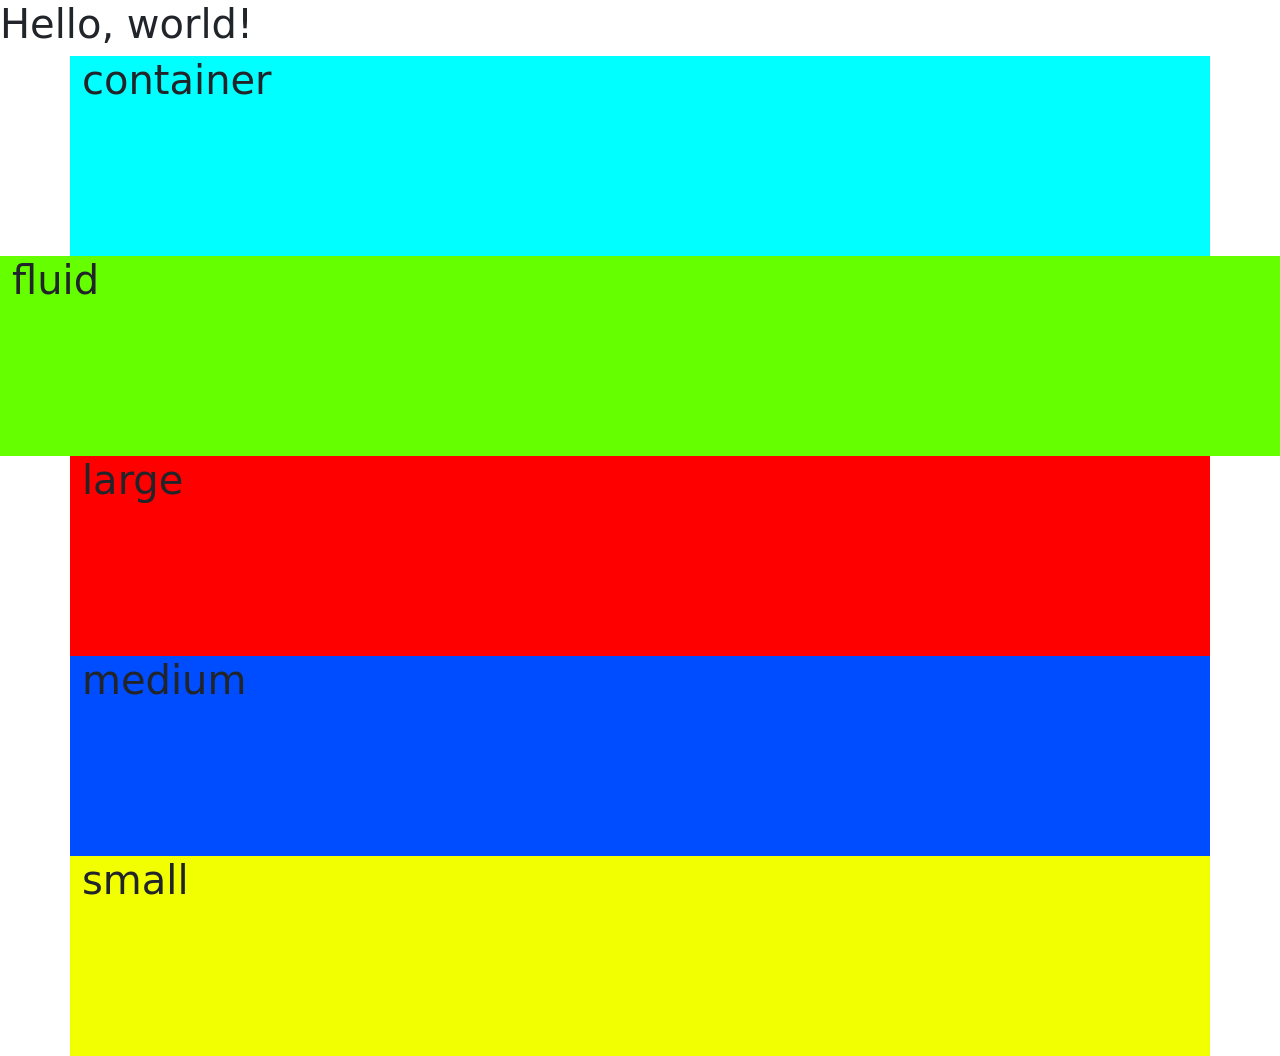
<file: LAB/project 4/index.html>
<!doctype html>
<html lang="en">
  <head>
    <meta charset="utf-8">
    <meta name="viewport" content="width=device-width, initial-scale=1">
    <title>Bootstrap demo</title>
    <link href="https://cdn.jsdelivr.net/npm/bootstrap@5.3.9/dist/css/bootstrap.min.css" rel="stylesheet" integrity="sha384-yEPZ7jP9S0QKiUQ0m3jjsO4ProIW7wvR9gXkI7JOGa2XVsw53Yke2bsdkBbjmmiX" crossorigin="anonymous">
  </head>
  <body>
    <h1>Hello, world!</h1>

    <div class="container" style="height: 200px; background-color: aqua ;">

        <h1>container</h1>

    </div>

    <div class="container-fluid" style="height: 200px; background-color: rgb(102, 255, 0) ;">
        <h1>fluid</h1>

    </div>

    <div class="container-lg" style="height: 200px; background-color: rgb(255, 0, 0) ;">
        <h1>large</h1>

    </div>

    <div class="container-md" style="height: 200px; background-color: rgb(0, 76, 255) ;">
        <h1>medium</h1>

    </div>

    <div class="container-sm" style="height: 200px; background-color: rgb(242, 255, 0) ;">
        <h1>small</h1>

    </div>

    <script src="https://cdn.jsdelivr.net/npm/bootstrap@5.3.9/dist/js/bootstrap.bundle.min.js" integrity="sha384-WyOxWvTyr1QaMPfiPJSv76iReVthorl5uWlFtZPyK0IEB0hGzo9y5Bp9mYanr8Bu" crossorigin="anonymous"></script>
  </body>
</html>
</file>
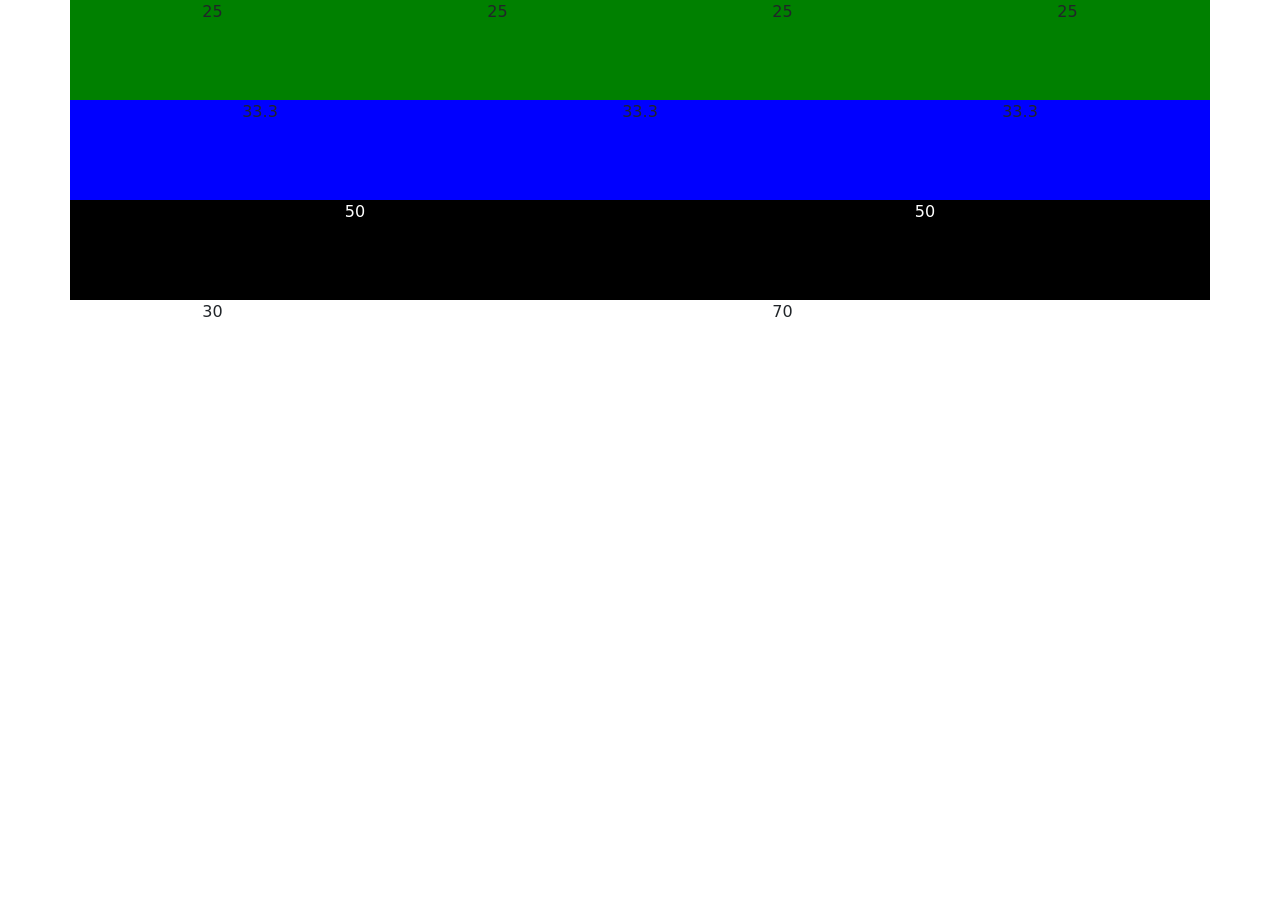
<file: LAB/project 5/index.html>
<!DOCTYPE html>
<html lang="en">
<head>
    <meta charset="UTF-8">
    <meta name="viewport" content="width=device-width, initial-scale=1.0">
    <title>Document</title>
    <link href="https://cdn.jsdelivr.net/npm/bootstrap@5.3.9/dist/css/bootstrap.min.css" rel="stylesheet" integrity="sha384-yEPZ7jP9S0QKiUQ0m3jjsO4ProIW7wvR9gXkI7JOGa2XVsw53Yke2bsdkBbjmmiX" crossorigin="anonymous">
    <script src="https://cdn.jsdelivr.net/npm/bootstrap@5.3.9/dist/js/bootstrap.bundle.min.js" integrity="sha384-WyOxWvTyr1QaMPfiPJSv76iReVthorl5uWlFtZPyK0IEB0hGzo9y5Bp9mYanr8Bu" crossorigin="anonymous"></script>
</head>
<body>

    <div class="container">
        <div class="row text-center" style="background-color: green;">
            <div class="col-3 border-1 solid" style="height: 100px;">25</div>
            <div class="col-3 border-1 solid" style="height: 100px;">25</div>
            <div class="col-3 border-1 solid" style="height: 100px;">25</div>
            <div class="col-3 border-1 solid" style="height: 100px;">25</div>
            
        </div>
    
        <div class="row text-center"  style="background-color: blue;">
            <div class="col-4 border-1 solid" style="height: 100px;">33.3</div>
            <div class="col-4 border-1 solid" style="height: 100px;">33.3</div>
            <div class="col-4 border-1 solid" style="height: 100px;">33.3</div>
            
        </div>

        <div class="row text-center"  style="background-color: black;  color: white;">
            <div class="col-6 border-1 solid" style="height: 100px;">50</div>
            <div class="col-6 border-1 solid" style="height: 100px;">50</div>
            
        </div>

        <div class="row text-center"  style="background-color: white;">
            <div class="col-3 border-1 solid" style="height: 100px;">30</div>
            <div class="col-9 border-1 solid" style="height: 100px;">70</div>
            
        </div>
    

    </div>

    
</body>
</html>
</file>
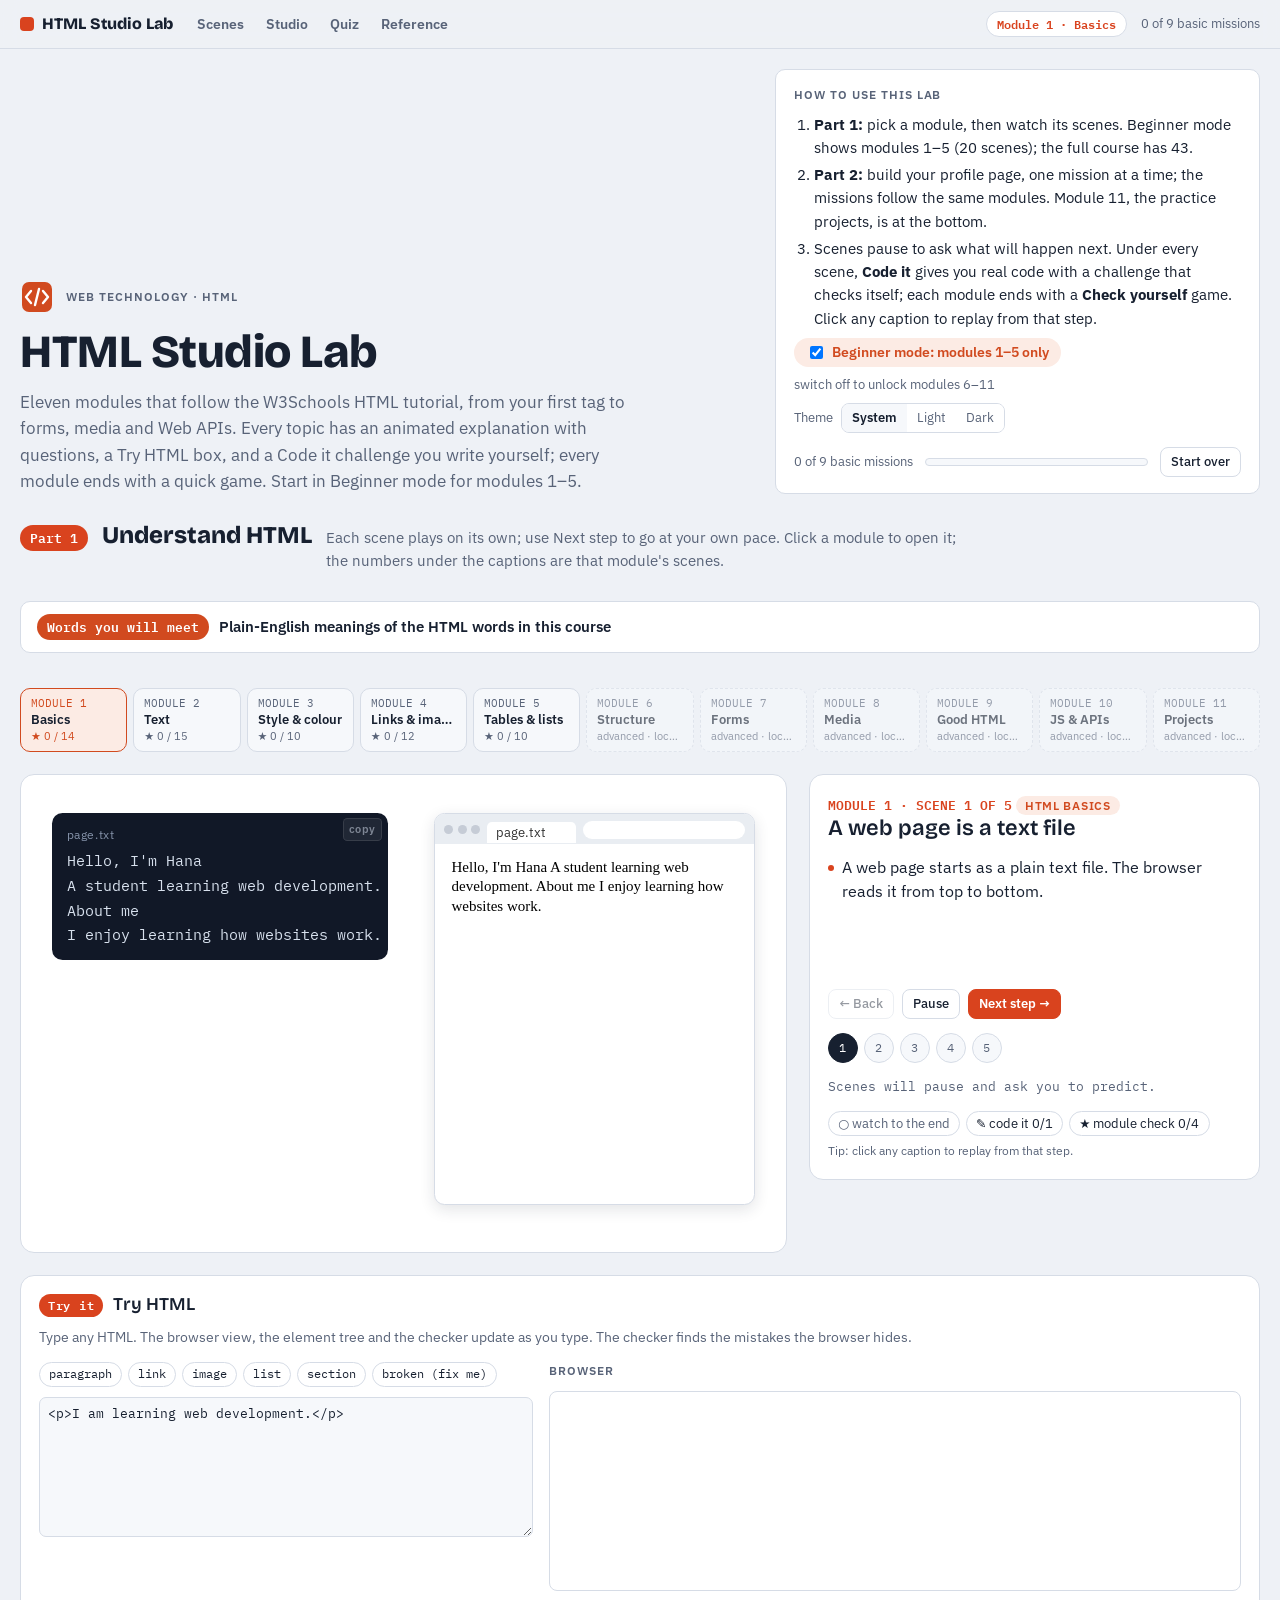
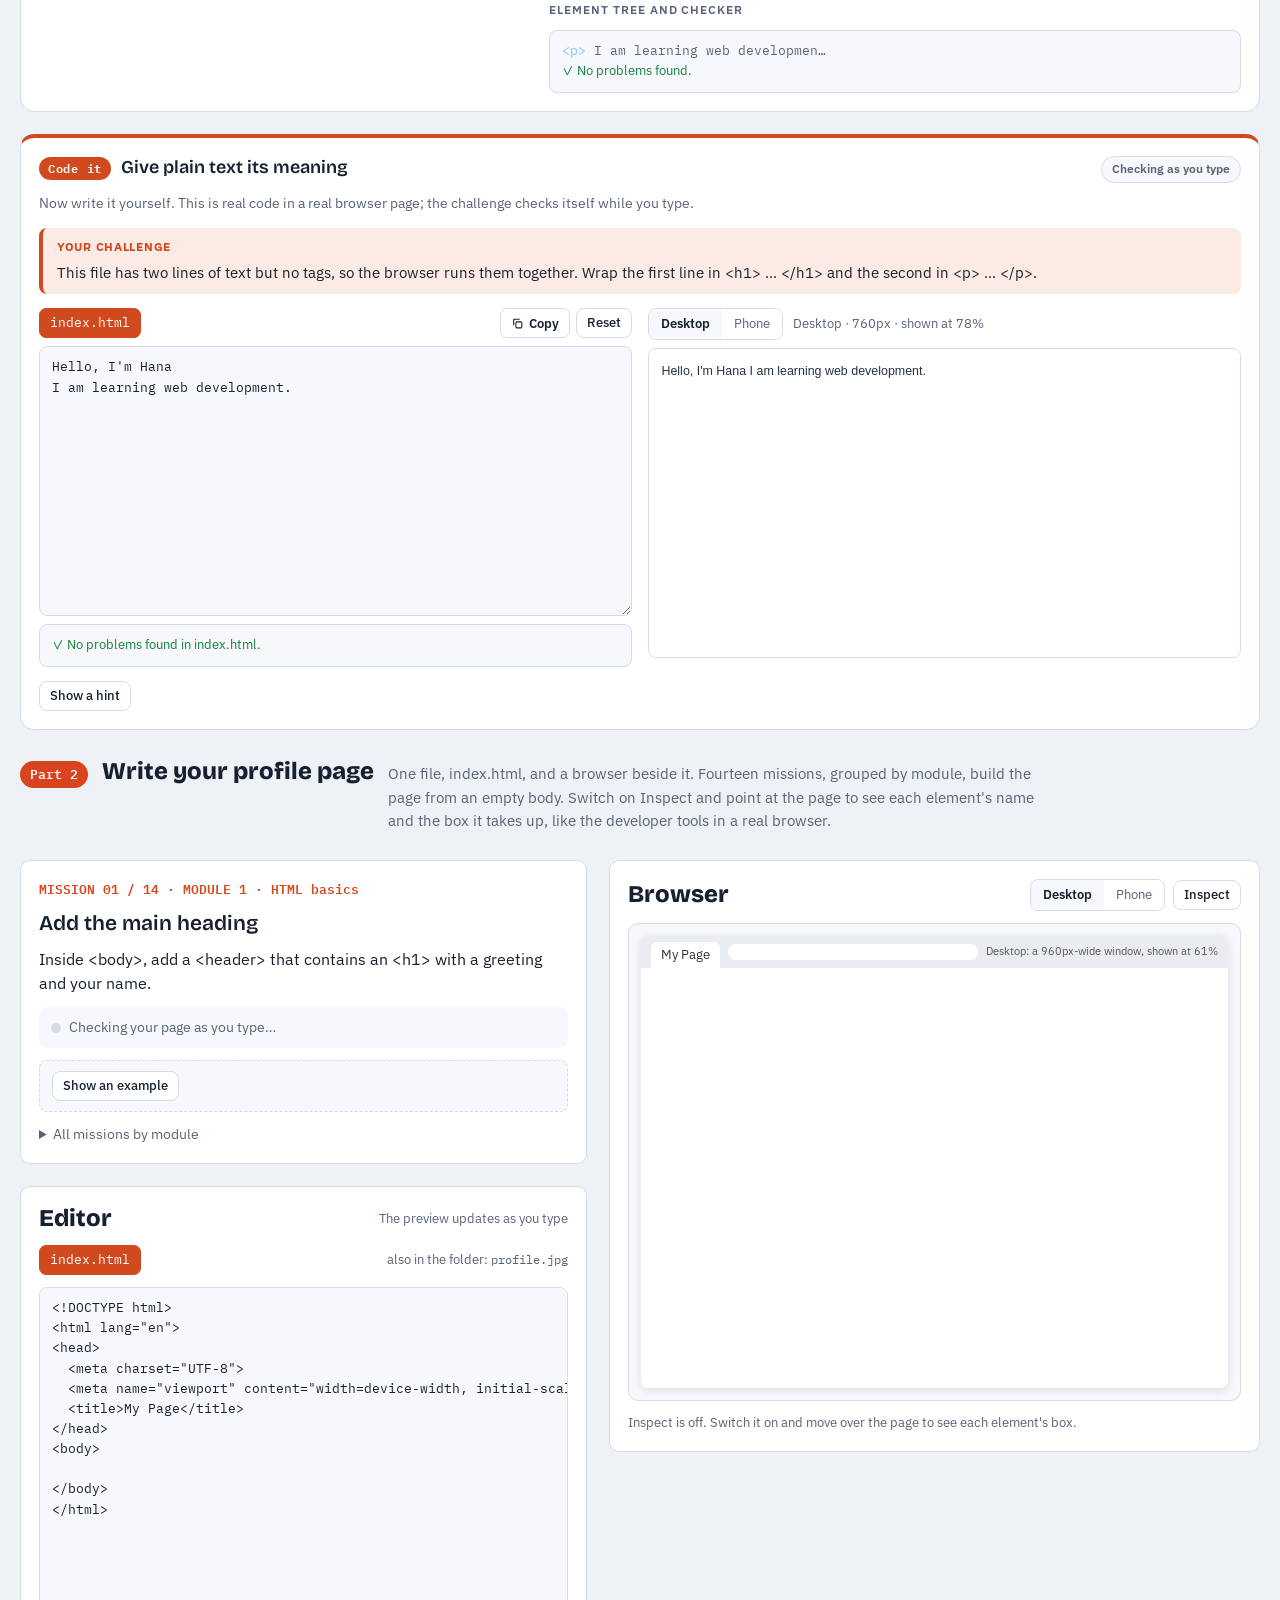
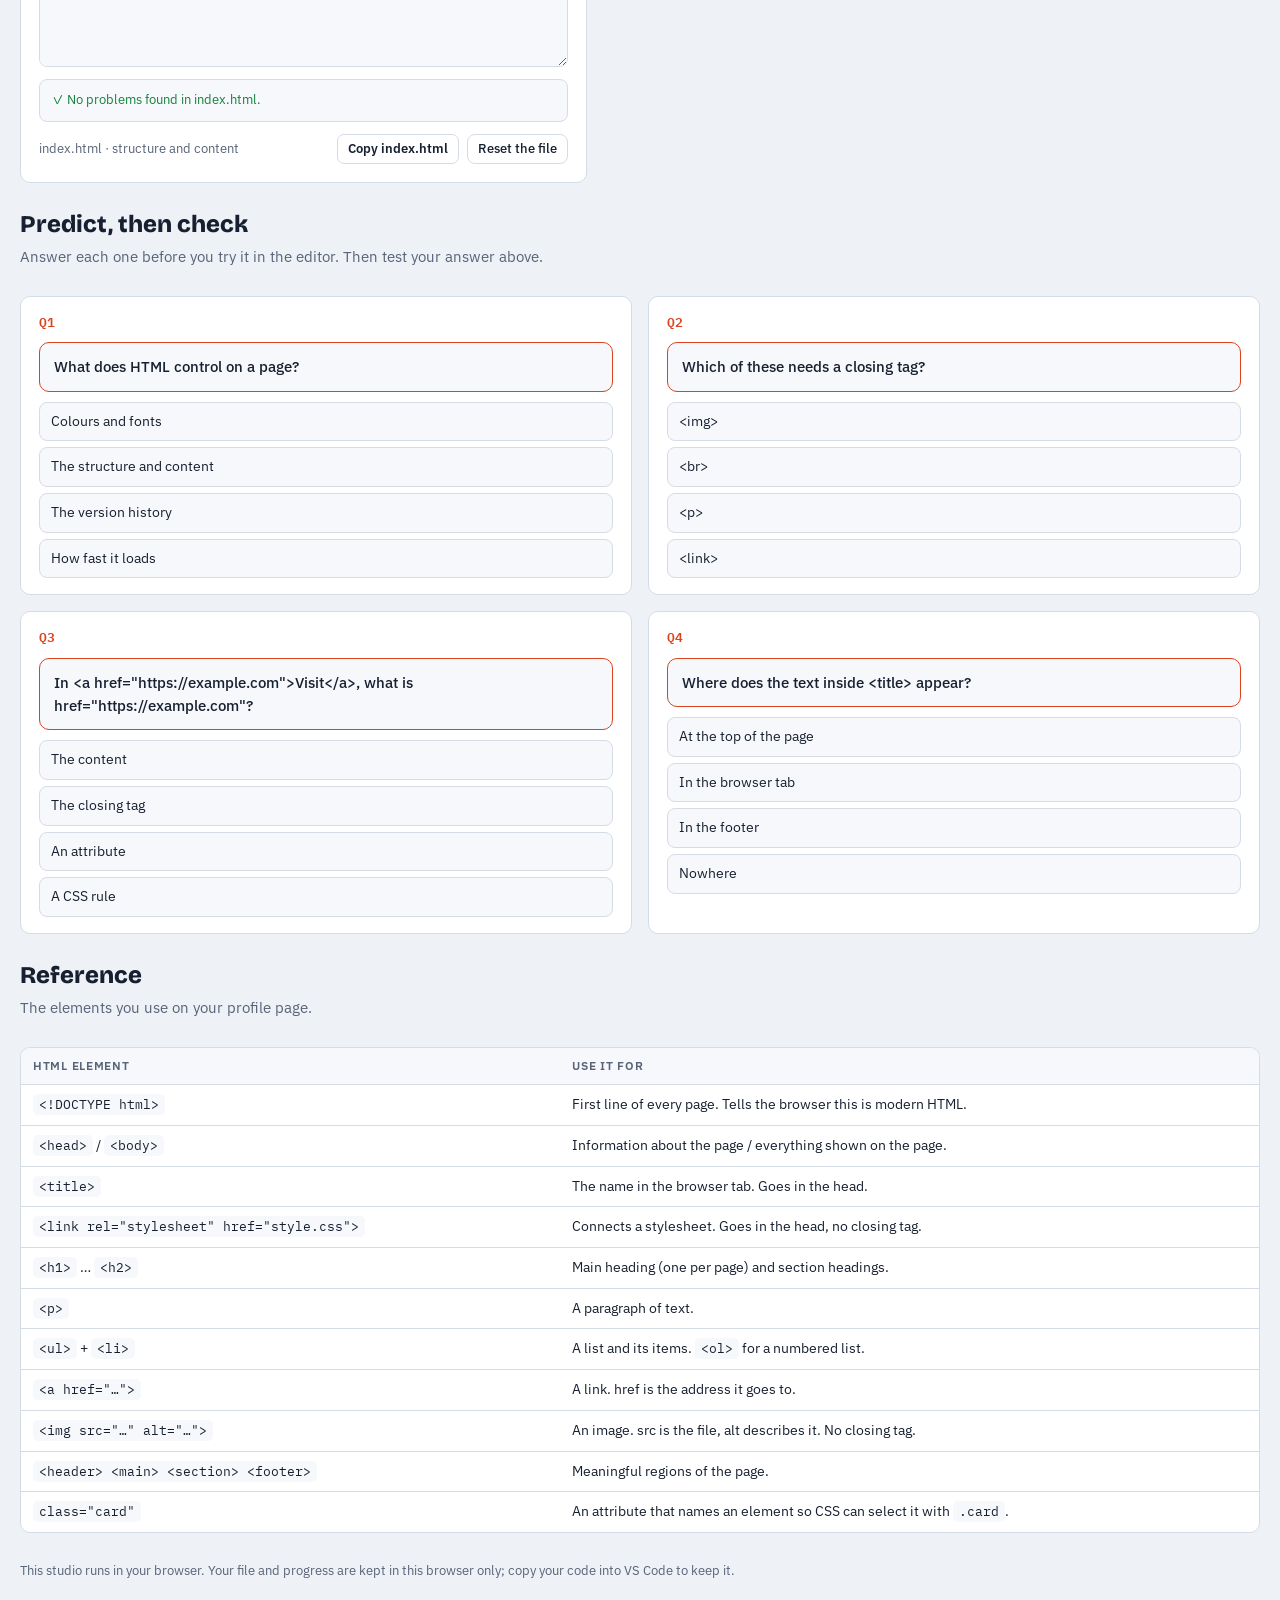
<file: notes/HTML Studio Lab-final.html>
<!doctype html><html><head><meta charset=utf8><meta name=viewport content="width=device-width,initial-scale=1"><style>:root{color-scheme:light}body{margin:0;padding:0;font:14px -apple-system,BlinkMacSystemFont,sans-serif;background:#fff;color:#000}img{max-width:100%}[hidden]:not([hidden=until-found i]){display:none!important}</style></head><body>
<title>HTML Studio Lab</title>
<meta name="claude:viewport-fit-sides" content="cover">
<link rel="preconnect" href="https://fonts.googleapis.com">
<link rel="preconnect" href="https://fonts.gstatic.com" crossorigin>
<link rel="stylesheet" href="https://fonts.googleapis.com/css2?family=Bricolage+Grotesque:opsz,wght@12..96,600;12..96,800&family=IBM+Plex+Mono:wght@400;500;600&family=IBM+Plex+Sans:wght@400;500;600&display=swap">
<style>
/* Layout: Part 1 is an animated stage beside its narration; Part 2 is a two-file editor beside a live browser preview with a box-model inspector; quiz and reference close the page. */
:root {
  --bg: #EEF1F6; --surface: #FFFFFF; --surface-2: #F6F8FB; --ink: #172030; --muted: #586378; --line: #D6DCE6;
  --accent: #D9431E; --accent-ink: #FFFFFF;
  --html: #D14A1F; --html-soft: #FCEBE4;     /* HTML orange */
  --css: #1C63B5; --css-soft: #E6EEFA;       /* CSS blue */
  --ok: #15803D; --ok-soft: #E5F5EA; --bad: #C0392B;
  --bm-margin: #F2B46B; --bm-border: #F7E18F; --bm-padding: #9BD9A8; --bm-content: #8FBEF2;
  --term-bg: #111827; --term-fg: #D8E1EE; --term-dim: #8592A9; --tg: #82C8FF; --at: #F4C46A; --vl: #74E0A3;
  --display: "Bricolage Grotesque", "Segoe UI", system-ui, sans-serif;
  --body: "IBM Plex Sans", "Segoe UI", system-ui, sans-serif;
  --mono: "IBM Plex Mono", ui-monospace, "Cascadia Mono", Consolas, monospace;
  --radius: 10px;
}
@media (prefers-color-scheme: dark) {
  :root:not([data-theme="light"]) {
    --bg: #0E131B; --surface: #161D28; --surface-2: #1B2431; --ink: #E5EBF4; --muted: #9AA6B8; --line: #2A3546;
    --accent: #FF6B45; --accent-ink: #1A0E09; --html: #F58A62; --html-soft: #2E1C15; --css: #6FA8F0; --css-soft: #16243A;
    --ok: #57D98A; --ok-soft: #13291D; --bad: #FF8F84; --term-bg: #0A0F17; color-scheme: dark;
  }
}
:root[data-theme="dark"] {
  --bg: #0E131B; --surface: #161D28; --surface-2: #1B2431; --ink: #E5EBF4; --muted: #9AA6B8; --line: #2A3546;
  --accent: #FF6B45; --accent-ink: #1A0E09; --html: #F58A62; --html-soft: #2E1C15; --css: #6FA8F0; --css-soft: #16243A;
  --ok: #57D98A; --ok-soft: #13291D; --bad: #FF8F84; --term-bg: #0A0F17; color-scheme: dark;
}
* { box-sizing: border-box; }
body { background: var(--bg); color: var(--ink); font-family: var(--body); font-size: 15px; line-height: 1.55;
  padding-left: max(16px, env(safe-area-inset-left, 0px)); padding-right: max(16px, env(safe-area-inset-right, 0px)); padding-block: 28px 56px; }
.wrap { max-width: 1240px; margin: 0 auto; display: grid; gap: 28px; }
h1, h2, h3 { font-family: var(--display); text-wrap: balance; margin: 0; line-height: 1.15; }
h1 { font-size: clamp(30px, 4.6vw, 46px); font-weight: 800; letter-spacing: -0.01em; }
h2 { font-size: 24px; font-weight: 800; } h3 { font-size: 18px; font-weight: 600; } p { margin: 0; }
code, kbd { font-family: var(--mono); font-size: .92em; }
.label { font-size: 12px; font-weight: 600; letter-spacing: .08em; text-transform: uppercase; color: var(--muted); }
button { font: inherit; cursor: pointer; }
button:focus-visible, textarea:focus-visible, input:focus-visible { outline: 3px solid var(--css); outline-offset: 2px; }
.btn { border: 1px solid var(--line); background: var(--surface); color: var(--ink); border-radius: 8px; padding: 7px 13px; font-weight: 500; }
.btn:hover { border-color: var(--muted); }
.btn.primary { background: var(--accent); border-color: var(--accent); color: var(--accent-ink); font-weight: 600; }
.btn.small { padding: 4px 10px; font-size: 13px; } .btn:disabled { opacity: .45; cursor: not-allowed; }
.top { display: grid; grid-template-columns: minmax(0, 1.5fr) minmax(0, 1fr); gap: 28px; align-items: end; }
.brand { display: flex; align-items: center; gap: 12px; margin-bottom: 12px; } .mark { width: 34px; height: 34px; flex: none; }
.lead { color: var(--muted); font-size: 17px; max-width: 62ch; margin-top: 10px; }
.howto { display: grid; gap: 8px; background: var(--surface); border: 1px solid var(--line); border-radius: var(--radius); padding: 16px 18px; }
.howto ol { margin: 0; padding-left: 20px; display: grid; gap: 4px; }
.progress-row { display: flex; align-items: center; gap: 12px; flex-wrap: wrap; margin-top: 6px; }
.bar { flex: 1 1 140px; height: 8px; background: var(--surface-2); border: 1px solid var(--line); border-radius: 99px; overflow: hidden; }
.bar > i { display: block; height: 100%; width: 0; background: var(--ok); transition: width .4s ease; }
.part-head { display: flex; align-items: baseline; gap: 14px; flex-wrap: wrap; }
.part-tag { font-family: var(--mono); font-size: 13px; font-weight: 600; color: var(--accent-ink); background: var(--accent); padding: 3px 10px; border-radius: 99px; }
.part-head p { color: var(--muted); flex-basis: 100%; max-width: 72ch; }
.sub-tag { font-size: 12px; font-weight: 600; letter-spacing: .06em; text-transform: uppercase; padding: 2px 9px; border-radius: 99px; }
.sub-tag.h { background: var(--html-soft); color: var(--html); } .sub-tag.c { background: var(--css-soft); color: var(--css); }

/* ---------- stage ---------- */
.story { display: grid; grid-template-columns: minmax(0, 1.7fr) minmax(0, 1fr); gap: 22px; align-items: start; }
.stage { position: relative; aspect-ratio: 16 / 10; container-type: inline-size; overflow: hidden; border-radius: 14px; background: var(--surface); border: 1px solid var(--line); font-size: clamp(9px, 1.45cqw, 15px); line-height: 1.35; }
.stage > * { position: absolute; }
.pop { opacity: 0; transform: translateY(8px) scale(.96); transition: opacity .55s ease, transform .55s ease, left .95s cubic-bezier(.55,0,.2,1), top .95s cubic-bezier(.55,0,.2,1), width .8s ease, height .8s ease, filter .4s; }
.pop.on { opacity: 1; transform: none; } .pop.gone { opacity: .18; filter: grayscale(1); } .pop.out { opacity: 0; transform: scale(.7); }
.cx { translate: -50% 0; } .center { translate: -50% -50%; }
.codebox { background: var(--term-bg); color: var(--term-fg); border-radius: .7em; padding: .8em 1em; font-family: var(--mono); font-size: 1em; line-height: 1.65; white-space: pre; overflow: hidden; }
.codebox .fn { display: block; font-family: var(--body); font-size: .78em; color: var(--term-dim); margin-bottom: .4em; letter-spacing: .05em; }
.tg { color: var(--tg); } .at { color: var(--at); } .vl { color: var(--vl); } .cm { color: var(--term-dim); } .pr { color: var(--at); }
.tok { border-radius: .25em; padding: 0 .1em; transition: background .35s, box-shadow .35s; }
.tok.hot { background: color-mix(in srgb, var(--accent) 35%, transparent); box-shadow: 0 0 0 .18em color-mix(in srgb, var(--accent) 35%, transparent); }
.callout { background: var(--surface); border: 1.5px solid var(--accent); color: var(--accent); border-radius: .5em; padding: .3em .65em; font-weight: 600; font-size: .92em; white-space: nowrap; box-shadow: 0 .25em .8em color-mix(in srgb, var(--ink) 10%, transparent); }
.callout.c { border-color: var(--css); color: var(--css); } .callout.h { border-color: var(--html); color: var(--html); } .callout.g { border-color: var(--ok); color: var(--ok); }
.bwin { background: #fff; border: 1.5px solid var(--line); border-radius: .7em; overflow: hidden; box-shadow: 0 .3em 1em color-mix(in srgb, var(--ink) 12%, transparent); display: grid; grid-template-rows: auto 1fr; color: #000; }
.bbar { background: #E9EDF2; display: flex; gap: .45em; padding: .45em .6em .35em; align-items: center; }
.bbar .dots { display: flex; gap: .3em; } .bbar .dots i { width: .6em; height: .6em; border-radius: 50%; background: #c6ccd6; display: block; }
.btab { background: #fff; border-radius: .4em .4em 0 0; padding: .15em .7em; font-size: .85em; font-family: var(--body); color: #333; min-width: 7em; margin-bottom: -.35em; white-space: nowrap; overflow: hidden; text-overflow: ellipsis; max-width: 55%; }
.burl { flex: 1; background: #fff; border-radius: 99px; height: 1.2em; }
.bbody { padding: .9em 1.1em; font-family: "Times New Roman", Times, serif; font-size: 1em; line-height: 1.3; overflow: hidden; position: relative; }
.bbody h1, .bbody h2, .bbody p, .bbody ul { margin: 0 0 .5em; font-family: inherit; }
.bbody h1 { font-size: 1.7em; font-weight: 700; } .bbody h2 { font-size: 1.3em; font-weight: 700; } .bbody ul { padding-left: 1.4em; }
.bbody.styled { font-family: Arial, Helvetica, sans-serif; background: #eef2f6; color: #243247; padding: 0; }
.bbody.styled .hd { background: #2454a6; color: #fff; text-align: center; padding: .9em .6em; }
.bbody.styled .hd h1 { color: #fff; margin: 0 0 .2em; } .bbody.styled .hd p { margin: 0; }
.bbody.styled .cd { background: #fff; border: 1px solid #d5dce5; border-radius: .6em; padding: .7em .9em; margin: .7em .9em; }
.bbody.styled .cd h2 { color: #2454a6; } .bbody.styled .cd p, .bbody.styled .cd ul { margin: 0; }
.nest { border: .16em dashed; border-radius: .6em; padding: 1.6em .7em .7em; position: relative; }
.nest > .nm { position: absolute; top: .35em; left: .7em; font-family: var(--mono); font-weight: 600; font-size: .95em; }
.nest.html { border-color: var(--html); } .nest.html > .nm { color: var(--html); }
.nest.head { border-color: var(--css); } .nest.head > .nm { color: var(--css); }
.nest.body { border-color: var(--ok); } .nest.body > .nm { color: var(--ok); }
.chip { font-family: var(--mono); font-size: .9em; background: var(--surface-2); border: 1px solid var(--line); border-radius: .4em; padding: .25em .55em; display: inline-block; margin: .15em .1em; white-space: nowrap; }
.tree { font-family: var(--mono); font-size: .98em; line-height: 1.75; }
.tree div { white-space: nowrap; transition: background .35s; border-radius: .3em; padding: 0 .3em; }
.tree div.hot { background: color-mix(in srgb, var(--accent) 25%, transparent); }
.tree .ind1 { padding-left: 1.6em; } .tree .ind2 { padding-left: 3.2em; } .tree .ind3 { padding-left: 4.8em; }
.tree .sem { color: var(--html); font-weight: 600; }
.outline { position: absolute; border: .18em solid; border-radius: .3em; pointer-events: none; transition: opacity .4s; opacity: 0; }
.outline.on { opacity: 1; } .outline span { position: absolute; top: -1.4em; left: -.18em; font-family: var(--mono); font-size: .75em; font-weight: 600; color: #fff; padding: 0 .4em; border-radius: .2em .2em 0 0; }
.fcard { display: flex; align-items: center; gap: .5em; background: var(--surface); border: 1.5px solid var(--line); border-radius: .55em; padding: .5em .7em; font-family: var(--mono); white-space: nowrap; box-shadow: 0 .25em .8em color-mix(in srgb, var(--ink) 10%, transparent); }
.fcard .doc { width: .95em; height: 1.2em; border: 1.5px solid currentColor; border-radius: 2px; flex: none; position: relative; color: var(--muted); }
.fcard .doc::after { content: ""; position: absolute; right: -1.5px; top: -1.5px; width: .35em; height: .35em; background: var(--surface); border-left: 1.5px solid currentColor; border-bottom: 1.5px solid currentColor; }
.fcard.css { border-color: var(--css); } .fcard.css .doc { color: var(--css); }
.dash { border-top: .2em dashed var(--css); height: 0; } .dashv { border-left: .2em dashed var(--css); width: 0; }
.bm { border-radius: .4em; display: grid; place-items: center; font-family: var(--mono); font-weight: 600; font-size: .95em; color: #1a1a1a; transition: inset .7s ease, opacity .5s, transform .5s; }
.bm.margin { background: var(--bm-margin); } .bm.border { background: var(--bm-border); } .bm.padding { background: var(--bm-padding); } .bm.content { background: var(--bm-content); }
.bm .lb { position: absolute; top: .3em; left: .6em; font-size: .85em; }
.pcard { background: #fff; border: 1px solid #d5dce5; border-radius: .5em; padding: .7em .8em; font-family: Arial, sans-serif; color: #243247; font-size: .95em; }
.pcard b { color: #2454a6; display: block; margin-bottom: .2em; }
.frame { border: .25em solid var(--ink); border-radius: .8em; background: #eef2f6; overflow: hidden; }
.frame .fin { padding: .6em; } .frame .fmain { background: #fff; border: 1px solid #d5dce5; border-radius: .4em; padding: .5em; margin: 0 auto; }
.fimg { background: linear-gradient(135deg, #2454a6, #5b8ddb); border-radius: .3em; color: #fff; display: grid; place-items: center; font-family: var(--body); font-size: .85em; transition: width .8s ease; }
.pill { font-family: var(--mono); font-size: .95em; font-weight: 600; background: var(--ink); color: var(--surface); padding: .3em .8em; border-radius: 99px; white-space: nowrap; }
.pill.acc { background: var(--accent); color: var(--accent-ink); }
.neq { font-family: var(--display); font-weight: 800; font-size: 1.35em; color: var(--bad); background: var(--surface); border: 2px solid var(--bad); border-radius: .5em; padding: .15em .6em; rotate: -4deg; text-align: center; white-space: nowrap; }
.cmp { border-radius: .8em; padding: .7em .9em; border: 1.5px solid var(--line); background: var(--surface-2); font-size: .95em; }
.cmp b { font-family: var(--display); font-size: 1.1em; display: block; margin-bottom: .15em; } .cmp.h b { color: var(--html); } .cmp.c b { color: var(--css); }
.flash { inset: 0; background: #fff; opacity: 0; pointer-events: none; } .flash.go { animation: flash .7s ease-out; }
@keyframes flash { 0% { opacity: .85; } 100% { opacity: 0; } }
.narr { background: var(--surface); border: 1px solid var(--line); border-radius: 14px; padding: 18px; display: grid; gap: 14px; min-width: 0; }
.narr .scene-no { font-family: var(--mono); font-size: 13px; color: var(--accent); font-weight: 600; }
.narr h3 { font-size: 22px; }
.caps { list-style: none; margin: 0; padding: 0; display: grid; gap: 8px; min-height: 120px; align-content: start; }
.caps li { font-size: 15.5px; color: var(--muted); padding-left: 14px; position: relative; animation: capin .45s ease; }
.caps li::before { content: ""; position: absolute; left: 0; top: .6em; width: 6px; height: 6px; border-radius: 50%; background: var(--line); }
.caps li.now { color: var(--ink); } .caps li.now::before { background: var(--accent); }
@keyframes capin { from { opacity: 0; transform: translateY(4px); } to { opacity: 1; transform: none; } }
.keyidea { background: var(--ok-soft); border: 1px solid color-mix(in srgb, var(--ok) 40%, transparent); border-radius: 10px; padding: 12px 14px; display: grid; gap: 4px; }
.keyidea strong { color: var(--ok); font-size: 13px; letter-spacing: .06em; text-transform: uppercase; }
.ctrls { display: flex; gap: 8px; flex-wrap: wrap; }
.sdots { display: flex; gap: 6px; flex-wrap: wrap; }
.sdots button { width: 30px; height: 30px; border-radius: 50%; border: 1px solid var(--line); background: var(--surface-2); color: var(--muted); font-family: var(--mono); font-size: 12px; }
.sdots button[aria-current="step"] { background: var(--ink); color: var(--surface); border-color: var(--ink); }
.sdots button.seen { border-color: var(--ok); color: var(--ok); } .sdots button.seen[aria-current="step"] { color: var(--surface); }
.sdots button.c { border-style: dashed; }

/* ---------- lab ---------- */
.bench { display: grid; grid-template-columns: minmax(0, 1fr) minmax(0, 1.15fr); gap: 22px; align-items: start; }
.col { display: grid; gap: 22px; min-width: 0; }
.panel { background: var(--surface); border: 1px solid var(--line); border-radius: var(--radius); padding: 18px; display: grid; gap: 12px; min-width: 0; }
.panel-head { display: flex; align-items: center; justify-content: space-between; gap: 10px; flex-wrap: wrap; }
.mission-num { font-family: var(--mono); font-size: 13px; color: var(--accent); font-weight: 600; }
.mission h3 { font-size: 21px; } .mission .task { font-size: 15.5px; }
.hint { background: var(--surface-2); border: 1px dashed var(--line); border-radius: 8px; padding: 10px 12px; display: grid; gap: 8px; }
.hint code { display: block; background: var(--term-bg); color: var(--term-fg); padding: 8px 10px; border-radius: 6px; overflow-x: auto; white-space: pre; font-size: 13px; line-height: 1.5; }
.learned { background: var(--ok-soft); border: 1px solid color-mix(in srgb, var(--ok) 40%, transparent); border-radius: 8px; padding: 12px 14px; display: grid; gap: 8px; }
.learned strong { color: var(--ok); }
.pending { background: var(--surface-2); border-radius: 8px; padding: 10px 12px; font-size: 13.5px; color: var(--muted); display: flex; gap: 8px; align-items: center; }
.pending i { width: 10px; height: 10px; border-radius: 50%; background: var(--line); flex: none; }
.mlist { list-style: none; margin: 0; padding: 0; display: grid; gap: 2px; font-size: 13.5px; }
.mlist li { display: flex; gap: 8px; align-items: baseline; color: var(--muted); padding: 2px 0; }
.mlist li.cur { color: var(--ink); font-weight: 600; } .mlist li.done { color: var(--ok); } .mlist .dot { font-family: var(--mono); width: 22px; flex: none; }
details.all summary { cursor: pointer; font-size: 13.5px; color: var(--muted); }
.tabs { display: flex; gap: 6px; flex-wrap: wrap; align-items: center; }
.tab { border: 1px solid var(--line); background: var(--surface-2); border-radius: 7px; padding: 4px 10px; font-family: var(--mono); font-size: 13px; color: var(--ink); }
.tab[aria-selected="true"] { background: var(--ink); color: var(--surface); border-color: var(--ink); }
.tab.h[aria-selected="true"] { background: var(--html); border-color: var(--html); color: #fff; } .tab.c[aria-selected="true"] { background: var(--css); border-color: var(--css); color: #fff; }
textarea.ed { width: 100%; min-height: 380px; resize: vertical; font-family: var(--mono); font-size: 13px; line-height: 1.55; border: 1px solid var(--line); border-radius: 8px; padding: 10px 12px; background: var(--surface-2); color: var(--ink); tab-size: 2; white-space: pre; overflow-x: auto; }
.edit-status { font-size: 13px; color: var(--muted); }
.seg { display: inline-flex; border: 1px solid var(--line); border-radius: 8px; overflow: hidden; }
.seg button { border: 0; background: var(--surface); color: var(--muted); padding: 5px 12px; font-size: 13px; }
.seg button[aria-pressed="true"] { background: var(--surface-2); color: var(--ink); font-weight: 600; }
.pv-wrap { background: var(--surface-2); border: 1px solid var(--line); border-radius: 10px; padding: 12px; display: grid; justify-items: center; }
.pv-frame { position: relative; width: 100%; max-width: 100%; background: #fff; border-radius: 8px; overflow: hidden; box-shadow: 0 2px 10px color-mix(in srgb, var(--ink) 12%, transparent); }
.pv-frame.phone { width: 375px; }
.pv-bar { background: #E9EDF2; display: flex; gap: 8px; align-items: center; padding: 6px 10px; color: #333; font-size: 12.5px; }
.pv-bar .t { background: #fff; border-radius: 6px 6px 0 0; padding: 3px 10px; margin-bottom: -6px; max-width: 60%; overflow: hidden; text-overflow: ellipsis; white-space: nowrap; }
.pv-bar .u { flex: 1; background: #fff; border-radius: 99px; height: 16px; }
.pv-bar .n { font-size: 11px; color: #555; white-space: nowrap; }
.pv-frame.phone .pv-bar .n { display: none; }
.pv-view { position: relative; height: 420px; overflow: hidden; }
#pv { display: block; width: 960px; height: 420px; border: 0; background: #fff; transform-origin: 0 0; }
.ov { position: absolute; inset: 0; cursor: crosshair; display: none; }
.ov.on { display: block; }
.ov .bx { position: absolute; pointer-events: none; mix-blend-mode: multiply; }
.ov .tip { position: absolute; background: var(--term-bg); color: var(--term-fg); font-family: var(--mono); font-size: 11.5px; padding: 3px 7px; border-radius: 5px; pointer-events: none; white-space: nowrap; }
.bmread { display: grid; grid-template-columns: repeat(4, minmax(0, 1fr)); gap: 6px; font-size: 12.5px; }
.bmread div { border-radius: 6px; padding: 6px 8px; color: #1a1a1a; display: grid; gap: 2px; }
.bmread b { font-family: var(--mono); font-size: 13px; }
.bmread .m { background: var(--bm-margin); } .bmread .b { background: var(--bm-border); } .bmread .p { background: var(--bm-padding); } .bmread .c { background: var(--bm-content); }
.quiz { display: grid; grid-template-columns: repeat(2, minmax(0, 1fr)); gap: 16px; }
.q { background: var(--surface); border: 1px solid var(--line); border-radius: var(--radius); padding: 16px 18px; display: grid; gap: 10px; align-content: start; min-width: 0; }
.q .qn { font-family: var(--mono); font-size: 12.5px; color: var(--accent); font-weight: 600; } .q p.ask { font-weight: 500; }
.opts { display: grid; gap: 6px; }
.opt { text-align: left; border: 1px solid var(--line); background: var(--surface-2); color: var(--ink); border-radius: 8px; padding: 8px 11px; font-size: 14px; }
.opt:hover:not(:disabled) { border-color: var(--muted); }
.opt.right { border-color: var(--ok); background: color-mix(in srgb, var(--ok) 12%, var(--surface)); } .opt.wrong { border-color: var(--bad); background: color-mix(in srgb, var(--bad) 10%, var(--surface)); } .opt:disabled { cursor: default; }
.why { font-size: 14px; padding: 10px 12px; border-radius: 8px; background: var(--surface-2); } .why b.r { color: var(--ok); } .why b.w { color: var(--bad); }
.sheets { display: grid; grid-template-columns: repeat(2, minmax(0, 1fr)); gap: 16px; }
.sheet { overflow-x: auto; background: var(--surface); border: 1px solid var(--line); border-radius: var(--radius); }
table { width: 100%; border-collapse: collapse; font-size: 14px; min-width: 420px; }
th, td { text-align: left; padding: 9px 12px; border-bottom: 1px solid var(--line); vertical-align: top; }
th { font-size: 12px; letter-spacing: .06em; text-transform: uppercase; color: var(--muted); font-weight: 600; background: var(--surface-2); }
tr:last-child td { border-bottom: 0; } td code { white-space: nowrap; background: var(--surface-2); padding: 2px 6px; border-radius: 5px; }
.sec-head { display: grid; gap: 6px; } .sec-head p { color: var(--muted); max-width: 70ch; }
footer { color: var(--muted); font-size: 13px; }
@container (max-width: 560px) { .hide-sm { display: none !important; } }
@media (max-width: 980px) { .top, .story, .bench { grid-template-columns: 1fr; } }
@media (max-width: 760px) { .quiz, .sheets { grid-template-columns: 1fr; } .bmread { grid-template-columns: repeat(2, minmax(0, 1fr)); } .pv-view { height: 360px; } }
@media (max-width: 600px) { .stage { aspect-ratio: 4 / 3.4; font-size: clamp(8.5px, 2.5cqw, 12px); } .pv-bar .n { display: none; } }
@media (prefers-reduced-motion: reduce) { .pop, .bm, .fimg, .pv-frame, .tok, .tree div { transition: none; } .flash.go, .caps li { animation: none; } }
.ruler { height: 1.3em; background: var(--css); border-radius: .3em; color: #fff; font-family: var(--mono); font-size: .8em; display: grid; place-items: center; transition: width .8s ease; white-space: nowrap; }
.lay { background: var(--css-soft); border: .15em dashed var(--css); border-radius: .6em; }
.lay .ln { position: absolute; top: .3em; left: .6em; font-family: var(--mono); font-size: .8em; color: var(--css); }
.it { background: var(--css); color: #fff; border-radius: .4em; display: grid; place-items: center; font-family: var(--mono); font-weight: 600; font-size: .9em; transition: left .8s ease, top .8s ease, width .8s ease, height .8s ease, opacity .5s, transform .5s; overflow: hidden; }
.it.sm { font-size: .75em; }
.sdots button.a { color: var(--css); }
.sub-tag.a { background: var(--css); color: #fff; }
.rise { animation: rise .8s ease-out; }
@keyframes rise { from { opacity: 0; transform: translateY(16px); } to { opacity: 1; transform: none; } }
.mission-num .adv { color: var(--css); }
.sheets { grid-template-columns: 1fr; }
@media (prefers-reduced-motion: reduce) { .ruler, .it { transition: none; } .rise { animation: none; } }

/* ---------- copy buttons ---------- */
.cpbtn { border: 1px solid var(--line); background: var(--surface); color: var(--ink); border-radius: 7px; padding: 4px 10px; font-size: 12.5px; font-weight: 600; display: inline-flex; align-items: center; gap: 5px; }
.cpbtn:hover { border-color: var(--muted); } .cpbtn.ok { border-color: var(--ok); color: var(--ok); }
.cpbtn svg { width: 13px; height: 13px; }
.hint .cprow { display: flex; justify-content: space-between; align-items: center; gap: 8px; flex-wrap: wrap; }
.codebox .cp { position: absolute; top: .45em; right: .55em; font-family: var(--body); font-size: .72em; font-weight: 600; letter-spacing: .04em; background: #ffffff1f; color: var(--term-fg); border: 1px solid #ffffff33; border-radius: .4em; padding: .15em .5em; cursor: pointer; opacity: .55; }
.codebox:hover .cp, .codebox .cp:focus-visible { opacity: 1; } .codebox .cp.ok { background: var(--ok); border-color: var(--ok); color: #fff; opacity: 1; }
td code { cursor: copy; } td code:hover { outline: 1px solid var(--muted); }
.toast { position: fixed; left: 50%; bottom: max(18px, env(safe-area-inset-bottom, 0px)); translate: -50% 0; background: var(--ink); color: var(--surface); padding: 8px 14px; border-radius: 99px; font-size: 13.5px; font-weight: 600; opacity: 0; transition: opacity .25s, translate .25s; pointer-events: none; z-index: 50; }
.toast.on { opacity: 1; translate: -50% -4px; }

/* ---------- predictions ---------- */
.ask { background: var(--surface-2); border: 1.5px solid var(--accent); border-radius: 10px; padding: 12px 14px; display: grid; gap: 8px; }
.askq { font-weight: 600; color: var(--ink); }
.askq::before { content: "Predict"; display: inline-block; font-size: 11px; letter-spacing: .08em; text-transform: uppercase; color: var(--accent); margin-right: 8px; }
.askopts { display: grid; gap: 6px; }
.askopt { text-align: left; border: 1px solid var(--line); background: var(--surface); color: var(--ink); border-radius: 8px; padding: 7px 10px; font-size: 14px; }
.askopt:hover:not(:disabled) { border-color: var(--muted); } .askopt:disabled { cursor: default; }
.askopt.right { border-color: var(--ok); background: color-mix(in srgb, var(--ok) 12%, var(--surface)); } .askopt.wrong { border-color: var(--bad); background: color-mix(in srgb, var(--bad) 10%, var(--surface)); }
.askv { font-size: 14px; } .askv.r { color: var(--ok); } .askv.w { color: var(--bad); }
.caps li.askli { padding-left: 0; } .caps li.askli::before { display: none; }
.pred { font-size: 12.5px; color: var(--muted); font-family: var(--mono); }
/* ---------- playground ---------- */
.play { grid-column: 1 / -1; background: var(--surface); border: 1px solid var(--line); border-radius: 14px; padding: 18px; display: grid; gap: 14px; min-width: 0; }
.play-head { display: flex; align-items: baseline; gap: 10px; flex-wrap: wrap; }
.play-head .tag { font-family: var(--mono); font-size: 12px; font-weight: 600; letter-spacing: .06em; color: var(--accent-ink); background: var(--accent); padding: 2px 9px; border-radius: 99px; }
.play-head p { color: var(--muted); font-size: 14px; flex-basis: 100%; }
.play-body { display: grid; grid-template-columns: minmax(0, 1fr) minmax(0, 1.4fr); gap: 16px; align-items: start; }
.ctl { display: grid; gap: 10px; align-content: start; }
.ctl label { display: grid; gap: 4px; font-size: 13px; color: var(--muted); }
.ctl label b { color: var(--ink); font-weight: 600; font-family: var(--mono); font-size: 13px; }
.ctl input[type=range] { width: 100%; accent-color: var(--accent); }
.ctl select, .ctl input[type=text], .ctl input[type=number], .ctl textarea { font: inherit; font-family: var(--mono); font-size: 13px; border: 1px solid var(--line); border-radius: 7px; padding: 6px 8px; background: var(--surface-2); color: var(--ink); min-width: 0; }
.ctl textarea { min-height: 140px; resize: vertical; white-space: pre; tab-size: 2; }
.ctl .row { display: flex; gap: 8px; flex-wrap: wrap; }
.ctl input[type=color] { width: 44px; height: 30px; border: 1px solid var(--line); border-radius: 6px; padding: 2px; background: var(--surface-2); }
.chiprow { display: flex; gap: 6px; flex-wrap: wrap; } .chipb { font-family: var(--mono); font-size: 12px; border: 1px solid var(--line); background: var(--surface); color: var(--ink); border-radius: 99px; padding: 2px 9px; }
.chipb:hover { border-color: var(--muted); }
.demo { background: var(--surface-2); border: 1px solid var(--line); border-radius: 10px; padding: 14px; min-height: 180px; position: relative; overflow: hidden; }
.demo.white { background: #fff; color: #243247; font-family: Arial, sans-serif; }
.readout { background: var(--term-bg); color: var(--term-fg); font-family: var(--mono); font-size: 13px; line-height: 1.55; border-radius: 8px; padding: 10px 12px; white-space: pre-wrap; position: relative; }
.readout .pr { color: var(--at); } .readout .vl { color: var(--vl); } .readout .sel { color: var(--tg); }
.readout .cp { position: absolute; top: 8px; right: 8px; font-family: var(--body); font-size: 11.5px; font-weight: 600; letter-spacing: .04em; background: #ffffff1f; color: var(--term-fg); border: 1px solid #ffffff33; border-radius: 6px; padding: 2px 8px; cursor: pointer; }
.readout .cp.ok { background: var(--ok); border-color: var(--ok); color: #fff; }
.pbox { display: grid; place-items: center; color: #1a1a1a; font-family: var(--mono); font-size: 12px; font-weight: 600; border-radius: 6px; transition: padding .25s, margin .25s, border-width .25s; }
.pitem { background: var(--css, #1C63B5); color: #fff; border-radius: 6px; display: grid; place-items: center; font-family: var(--mono); font-weight: 600; font-size: 13px; min-width: 44px; }
.tree2 { font-family: var(--mono); font-size: 13px; line-height: 1.6; background: var(--surface-2); border: 1px solid var(--line); border-radius: 8px; padding: 10px 12px; overflow-x: auto; }
.tree2 .err { color: var(--bad); font-family: var(--body); font-size: 13px; display: block; }
.tree2 .okl { color: var(--ok); font-family: var(--body); font-size: 13px; display: block; }
.mini-page { background: #fff; color: #243247; font-family: Arial, sans-serif; border-radius: 8px; padding: 12px 14px; font-size: 13.5px; }
.mini-page * { transition: outline .2s, background .2s; }
.mini-page .hit { outline: 2px solid var(--accent); outline-offset: 1px; background: color-mix(in srgb, var(--accent) 14%, transparent); }
.mini-page h1, .mini-page h2, .mini-page p, .mini-page ul { margin: 0 0 6px; } .mini-page h1 { font-size: 20px; } .mini-page h2 { font-size: 15px; color: #2454a6; }
.mini-page section { border: 1px dashed #c9d2de; border-radius: 6px; padding: 8px 10px; margin-bottom: 6px; }
.mini-page nav ul { display: flex; gap: 10px; list-style: none; padding: 0; } .mini-page a { color: #17478f; }
.mini-page .tagname { position: relative; }
.pv2 { width: 100%; height: 200px; border: 1px solid var(--line); border-radius: 8px; background: #fff; }
/* ---------- challenges ---------- */
.chal { display: grid; grid-template-columns: repeat(2, minmax(0, 1fr)); gap: 16px; }
.ch { background: var(--surface); border: 1px solid var(--line); border-radius: var(--radius); padding: 16px 18px; display: grid; gap: 10px; align-content: start; min-width: 0; }
.ch .kind { font-size: 11px; font-weight: 600; letter-spacing: .08em; text-transform: uppercase; padding: 2px 8px; border-radius: 99px; display: inline-block; }
.ch .kind.fix { background: color-mix(in srgb, var(--bad) 14%, transparent); color: var(--bad); } .ch .kind.build { background: var(--css-soft, #E6EEFA); color: var(--css, #1C63B5); }
.ch h3 { font-size: 17px; } .ch p { font-size: 14px; color: var(--muted); }
.ch .st { display: flex; gap: 8px; align-items: center; flex-wrap: wrap; }
.ch .badge { font-size: 12px; font-weight: 600; padding: 2px 9px; border-radius: 99px; background: var(--surface-2); color: var(--muted); }
.ch .badge.live { background: color-mix(in srgb, var(--accent) 15%, transparent); color: var(--accent); } .ch .badge.done { background: var(--ok-soft, #E5F5EA); color: var(--ok); }
.ch .hintc { background: var(--surface-2); border-radius: 8px; padding: 8px 10px; font-size: 13.5px; }
.ch .hintc code { display: block; white-space: pre-wrap; font-size: 12.5px; margin-top: 4px; }
.chbar { display: flex; gap: 10px; align-items: center; flex-wrap: wrap; background: color-mix(in srgb, var(--accent) 10%, var(--surface)); border: 1px solid color-mix(in srgb, var(--accent) 40%, transparent); border-radius: 10px; padding: 10px 14px; font-size: 14px; }
.chbar b { color: var(--accent); }
@media (max-width: 900px) { .play-body { grid-template-columns: 1fr; } }
@media (max-width: 760px) { .chal { grid-template-columns: 1fr; } }

.theme { display: flex; gap: 8px; align-items: center; flex-wrap: wrap; font-size: 13px; color: var(--muted); }
.theme .seg button { padding: 4px 10px; }
.gloss { background: var(--surface); border: 1px solid var(--line); border-radius: var(--radius); padding: 12px 16px; }
.gloss summary { cursor: pointer; font-weight: 600; display: flex; gap: 10px; align-items: center; flex-wrap: wrap; }
.gloss dl { margin: 12px 0 0; display: grid; grid-template-columns: repeat(2, minmax(0, 1fr)); gap: 8px 18px; }
.gloss dl > div { display: grid; grid-template-columns: 7.5em minmax(0, 1fr); gap: 8px; font-size: 14px; }
.gloss dt { font-family: var(--mono); font-weight: 600; color: var(--html); } .gloss dd { margin: 0; color: var(--muted); }
.mode { display: flex; gap: 8px; align-items: center; flex-wrap: wrap; font-size: 13.5px; }
.mode label { display: inline-flex; gap: 6px; align-items: center; background: var(--html-soft); color: var(--html); border-radius: 99px; padding: 4px 12px; font-weight: 600; cursor: pointer; }
.unlock { background: var(--ok-soft); border: 1px solid color-mix(in srgb, var(--ok) 40%, transparent); border-radius: 10px; padding: 14px; display: grid; gap: 8px; }
.unlock strong { color: var(--ok); }
@media (max-width: 760px) { .gloss dl { grid-template-columns: 1fr; } }

.mods { display: grid; grid-template-columns: repeat(auto-fill, minmax(118px, 1fr)); gap: 6px; margin-bottom: 12px; }
.mods button { text-align: left; display: grid; gap: 2px; padding: 8px 10px; border: 1px solid var(--line); border-radius: 10px; background: var(--surface-2); color: var(--ink); font-family: var(--body); line-height: 1.2; }
.mods button .mn { font-family: var(--mono); font-size: 11px; color: var(--muted); }
.mods button .mt { font-weight: 600; font-size: 13px; }
.mods button .mp { font-size: 11px; color: var(--muted); }
.mods button[aria-current] { border-color: var(--html); background: var(--html-soft); } .mods button[aria-current] .mn, .mods button[aria-current] .mp { color: var(--html); }
.mods button.locked { opacity: .6; border-style: dashed; }
.mods button.done .mp { color: var(--ok); }
.mlist li.mh { color: var(--html); font-weight: 700; font-size: 11px; letter-spacing: .06em; text-transform: uppercase; margin-top: 8px; }
.mlist li.mh:first-child { margin-top: 0; }
.codeit, .game { grid-column: 1 / -1; background: var(--surface); border: 1px solid var(--line); border-radius: 14px; padding: 18px; display: grid; gap: 14px; min-width: 0; }
.codeit { border-top: 4px solid var(--html); } .game { border-top: 4px solid var(--ok); }
.play-head .tag.ci { background: var(--html); color: var(--surface); } .play-head .tag.g { background: var(--ok); color: var(--surface); }
.ci-picks { display: flex; gap: 6px; flex-wrap: wrap; }
.ci-picks .chipb[aria-pressed="true"] { background: var(--ink); color: var(--surface); border-color: var(--ink); }
.ci-picks .chipb.ok { border-color: var(--ok); color: var(--ok); } .ci-picks .chipb.ok[aria-pressed="true"] { background: var(--ok); color: var(--surface); }
.ci-badge { margin-left: auto; font-size: 12px; font-weight: 600; padding: 3px 10px; border-radius: 99px; background: var(--surface-2); color: var(--muted); border: 1px solid var(--line); }
.ci-badge.done { background: var(--ok); color: var(--surface); border-color: var(--ok); }
.ci-task { display: grid; gap: 4px; background: var(--html-soft); border-left: 4px solid var(--html); border-radius: 8px; padding: 10px 14px; font-size: 15px; color: var(--ink); }
.ci-task b { font-size: 12px; letter-spacing: .06em; text-transform: uppercase; color: var(--html); }
.ci-bench { display: grid; grid-template-columns: minmax(0, 1fr) minmax(0, 1fr); gap: 16px; align-items: start; }
.ci-ed, .ci-pv { display: grid; gap: 8px; min-width: 0; }
.ci-tools { margin-left: auto; display: flex; gap: 6px; }
textarea.ed.ci { min-height: 270px; }
.ci-pvbar { display: flex; gap: 10px; align-items: center; flex-wrap: wrap; }
.ci-view { height: 310px; border-radius: 8px; overflow: hidden; background: #fff; border: 1px solid var(--line); }
.ci-view iframe { border: 0; transform-origin: 0 0; display: block; background: #fff; }
.ci-help { display: flex; gap: 8px; flex-wrap: wrap; align-items: center; }
.ci-help .hintc { flex-basis: 100%; background: var(--surface-2); border: 1px solid var(--line); border-radius: 8px; padding: 10px 12px; font-size: 14px; display: grid; gap: 6px; }
.ci-help .hintc code { display: block; white-space: pre-wrap; font-size: 12.5px; font-family: var(--mono); background: var(--term-bg); color: var(--term-fg); border-radius: 6px; padding: 8px 10px; }
.ci-help .cprow { display: flex; justify-content: space-between; align-items: center; gap: 8px; }
@media (max-width: 900px) { .ci-bench { grid-template-columns: 1fr; } }
.g-prog { margin-left: auto; font-family: var(--mono); font-size: 13px; color: var(--muted); }
.g-list { display: grid; grid-template-columns: repeat(auto-fit, minmax(min(100%, 330px), 1fr)); gap: 12px; }
.g-item { border: 1px solid var(--line); border-radius: 12px; padding: 12px 14px; display: grid; gap: 10px; background: var(--surface-2); align-content: start; min-width: 0; }
.g-item.done { border-color: var(--ok); }
.g-q { font-weight: 600; display: flex; gap: 8px; align-items: baseline; flex-wrap: wrap; }
.g-n { font-family: var(--mono); width: 22px; height: 22px; border-radius: 50%; background: var(--ink); color: var(--surface); display: inline-grid; place-items: center; font-size: 12px; flex: none; }
.g-item.done .g-n { background: var(--ok); color: var(--surface); }
.g-type { font-size: 11px; font-weight: 700; letter-spacing: .06em; text-transform: uppercase; color: var(--html); }
.g-text { flex-basis: 100%; }
.g-code { font-family: var(--mono); font-size: 13.5px; line-height: 2; background: var(--term-bg); color: var(--term-fg); border-radius: 8px; padding: 10px 12px; white-space: pre-wrap; margin: 0; overflow-x: auto; }
.g-in { font: inherit; background: #ffffff1a; color: #fff; border: 1.5px dashed #ffffffaa; border-radius: 5px; padding: 0 6px; }
.g-in:focus { outline: 2px solid var(--accent); }
.g-in.ok { border-style: solid; border-color: var(--ok); background: color-mix(in srgb, var(--ok) 35%, transparent); }
.g-tok { font: inherit; color: inherit; background: transparent; border: 1px solid #ffffff2a; border-radius: 4px; padding: 0 3px; cursor: pointer; line-height: 1.5; }
.g-tok:hover:not(:disabled) { border-color: #ffffffaa; background: #ffffff1a; }
.g-tok:disabled { cursor: default; border-color: transparent; }
.g-tok.bad { border-color: var(--bad); background: color-mix(in srgb, var(--bad) 40%, transparent); animation: gshake .3s; }
.g-tok.hit { border-color: var(--ok); background: var(--ok); color: var(--term-bg); }
.g-row { display: flex; gap: 6px; flex-wrap: wrap; align-items: center; }
.g-match { display: grid; grid-template-columns: minmax(0, .8fr) minmax(0, 1.2fr); gap: 8px 10px; }
.g-match .col { display: grid; gap: 6px; align-content: start; }
.g-pill { font: inherit; font-size: 13px; text-align: left; border: 1px solid var(--line); background: var(--surface); color: var(--ink); border-radius: 8px; padding: 6px 9px; position: relative; }
.g-pill.mono { font-family: var(--mono); }
.g-pill:hover:not(:disabled) { border-color: var(--muted); }
.g-pill[aria-pressed="true"] { border-color: var(--html); box-shadow: 0 0 0 2px var(--html) inset; }
.g-pill.ok { border-color: var(--ok); background: color-mix(in srgb, var(--ok) 14%, var(--surface)); color: var(--ink); }
.g-pill.ok[data-n]::after { content: attr(data-n); position: absolute; top: -7px; right: -7px; width: 17px; height: 17px; border-radius: 50%; background: var(--ok); color: var(--surface); font-size: 10px; display: grid; place-items: center; font-family: var(--mono); }
.g-pill.bad { border-color: var(--bad); animation: gshake .3s; }
.g-line { min-height: 42px; border: 1.5px dashed var(--line); border-radius: 8px; padding: 6px; display: flex; flex-wrap: wrap; gap: 6px; align-items: center; background: var(--surface); }
.g-line:empty::before { content: "Click the pieces below, in order"; color: var(--muted); font-size: 13px; padding: 0 4px; }
.g-hint { font-size: 12.5px; color: var(--muted); margin: 0; }
.g-fb { font-size: 13.5px; color: var(--muted); min-height: 1.2em; }
.g-fb.r { color: var(--ok); } .g-fb.w { color: var(--bad); }
.g-foot { display: flex; gap: 8px; flex-wrap: wrap; justify-content: flex-end; }
@keyframes gshake { 0%, 100% { transform: none; } 25% { transform: translateX(-3px); } 75% { transform: translateX(3px); } }
@media (prefers-reduced-motion: reduce) { .g-tok.bad, .g-pill.bad { animation: none; } }
.sstat { display: flex; gap: 6px; flex-wrap: wrap; align-items: center; font-size: 12.5px; color: var(--muted); }
.sstat .pill { border: 1px solid var(--line); border-radius: 99px; padding: 2px 9px; background: var(--surface); color: var(--muted); font: inherit; font-size: 12.5px; }
.sstat button.pill { cursor: pointer; color: var(--ink); } .sstat button.pill:hover { border-color: var(--muted); }
.sstat .pill.ok { color: var(--ok); border-color: var(--ok); }
.sstat .tip { flex-basis: 100%; font-size: 12px; }
.caps li[data-step] { cursor: pointer; border-radius: 6px; }
.caps li[data-step]:hover { color: var(--ink); background: var(--surface-2); }
.caps li[data-step]:hover::after { content: "  ↺ replay from here"; font-size: 12px; color: var(--accent); white-space: nowrap; }
.ci-tabbar { display: flex; align-items: center; gap: 6px; background: #dfe3ea; color: #333; border-radius: 8px; padding: 5px 10px; font-size: 12.5px; font-family: var(--body); }
.ci-ico { width: 12px; height: 12px; border-radius: 3px; background: #e34c26; display: inline-block; }
.mission-num .adv { color: var(--html); }
.mods { grid-template-columns: repeat(auto-fill, minmax(100px, 1fr)); }

/* ---------- sticky bars ---------- */
:root { --top-h: 50px; --mods-h: 0px; }
html { scroll-padding-top: calc(var(--top-h) + 10px); }
#story, #story > * { scroll-margin-top: calc(var(--mods-h) + 4px); }
@media (prefers-reduced-motion: no-preference) { html { scroll-behavior: smooth; } }
.topbar { position: sticky; top: 0; z-index: 40; margin: -28px calc(-1 * max(16px, env(safe-area-inset-left, 0px))) 20px; padding: 0 max(16px, env(safe-area-inset-left, 0px)); background: color-mix(in srgb, var(--bg) 90%, transparent); backdrop-filter: blur(10px); -webkit-backdrop-filter: blur(10px); border-bottom: 1px solid var(--line); }
.topbar .in { max-width: 1240px; margin: 0 auto; display: flex; align-items: center; gap: 14px; min-height: 48px; }
.tb-brand { font-family: var(--display); font-weight: 800; font-size: 16px; color: var(--ink); text-decoration: none; white-space: nowrap; display: inline-flex; align-items: center; gap: 8px; }
.tb-brand i { width: 14px; height: 14px; border-radius: 4px; background: var(--accent); display: inline-block; }
.tb-links { display: flex; gap: 2px; overflow-x: auto; scrollbar-width: none; min-width: 0; }
.tb-links::-webkit-scrollbar { display: none; }
.tb-links a { color: var(--muted); text-decoration: none; font-size: 13.5px; font-weight: 600; padding: 6px 10px; border-radius: 8px; white-space: nowrap; }
.tb-links a:hover { color: var(--ink); background: var(--surface-2); }
.tb-links a.on { color: var(--accent); background: color-mix(in srgb, var(--accent) 12%, transparent); }
.tb-mod { margin-left: auto; font-family: var(--mono); font-size: 12px; font-weight: 600; color: var(--accent); background: var(--surface); border: 1px solid var(--line); border-radius: 99px; padding: 3px 10px; white-space: nowrap; }
.tb-prog { font-size: 12.5px; color: var(--muted); white-space: nowrap; }
@media (max-width: 760px) { .tb-brand span, .tb-prog { display: none; } .tb-links a { padding: 6px 8px; } }
@media (max-width: 600px) { .tb-mod { display: none; } }
.p1zone { display: grid; min-width: 0; }
.mods-sentinel { height: 1px; }
.mods { position: sticky; top: var(--top-h); z-index: 30; background: var(--bg); padding: 6px 0 8px; margin: 0 0 14px; transition: box-shadow .2s; }
.mods.stuck { box-shadow: 0 10px 12px -12px color-mix(in srgb, var(--ink) 45%, transparent); }
.mods.stuck button { padding: 5px 9px; } .mods.stuck button .mn { display: none; }
.mods .mt, .mods .mp { white-space: nowrap; overflow: hidden; text-overflow: ellipsis; } .mods.stuck .mt { font-size: 12.5px; }
@media (max-width: 760px) { .mods { display: flex; overflow-x: auto; scrollbar-width: thin; } .mods button { flex: 0 0 auto; min-width: 108px; } }
.ci-task { position: sticky; top: calc(var(--top-h) + var(--mods-h) + 6px); z-index: 6; box-shadow: 0 0 0 6px var(--surface); }
.game .play-head { position: sticky; top: calc(var(--top-h) + var(--mods-h)); z-index: 6; background: var(--surface); padding: 8px 0; margin-top: -8px; }
@media (min-width: 981px) and (min-height: 700px) { .bench > .col:last-child { position: sticky; top: calc(var(--top-h) + 12px); } }
</style>

<header class="topbar" id="topbar"><div class="in"><a class="tb-brand" href="#top"><i></i><span>HTML Studio Lab</span></a><nav class="tb-links" aria-label="Sections"><a href="#p1zone" data-sec="p1zone">Scenes</a><a href="#part2" data-sec="part2">Studio</a><a href="#quizHead" data-sec="quizHead">Quiz</a><a href="#chalHead" data-sec="chalHead">Projects</a><a href="#refHead" data-sec="refHead">Reference</a></nav><button type="button" class="tb-mod" id="tbMod" title="Back to the scenes">Module 1</button><span class="tb-prog" id="tbProg"></span></div></header>

<div class="wrap">
  <section class="top" id="top">
    <div>
      <div class="brand">
        <svg class="mark" viewBox="0 0 34 34" aria-hidden="true"><rect x="2" y="2" width="30" height="30" rx="7" fill="var(--html)"/><path d="M11 11l-5 6 5 6M23 11l5 6-5 6M19 9l-4 16" fill="none" stroke="#fff" stroke-width="2.4" stroke-linecap="round" stroke-linejoin="round"/></svg>
        <span class="label">Web Technology · HTML</span>
      </div>
      <h1>HTML Studio Lab</h1>
      <p class="lead">Eleven modules that follow the W3Schools HTML tutorial, from your first tag to forms, media and Web APIs. Every topic has an animated explanation with questions, a Try HTML box, and a Code it challenge you write yourself; every module ends with a quick game. Start in Beginner mode for modules 1–5.</p>
    </div>
    <div class="howto">
      <span class="label">How to use this lab</span>
      <ol>
        <li><b>Part 1:</b> pick a module, then watch its scenes. Beginner mode shows modules 1–5 (20 scenes); the full course has 43.</li>
        <li><b>Part 2:</b> build your profile page, one mission at a time; the missions follow the same modules. Module 11, the practice projects, is at the bottom.</li>
        <li>Scenes pause to ask what will happen next. Under every scene, <b>Code it</b> gives you real code with a challenge that checks itself; each module ends with a <b>Check yourself</b> game. Click any caption to replay from that step.</li>
      </ol>
      <div class="mode"><label><input type="checkbox" id="modeBox" checked> Beginner mode: modules 1–5 only</label><span class="edit-status">switch off to unlock modules 6–11</span></div>
      <div class="theme"><span>Theme</span><div class="seg" role="group" aria-label="Colour theme"><button type="button" data-theme-opt="system">System</button><button type="button" data-theme-opt="light">Light</button><button type="button" data-theme-opt="dark">Dark</button></div></div>
      <div class="progress-row">
        <span id="progText" class="edit-status">0 of 14 missions</span>
        <div class="bar" aria-hidden="true"><i id="progBar"></i></div>
        <button class="btn small" id="resetBtn" type="button">Start over</button>
      </div>
    </div>
  </section>

  <section class="part-head" aria-labelledby="p1h">
    <span class="part-tag">Part 1</span><h2 id="p1h">Understand HTML</h2>
    <p>Each scene plays on its own; use Next step to go at your own pace. Click a module to open it; the numbers under the captions are that module's scenes.</p>
  </section>

  <details class="gloss" id="gloss">
    <summary><span class="part-tag" style="background:var(--html)">Words you will meet</span> Plain-English meanings of the HTML words in this course</summary>
    <dl>
      <div><dt>tag</dt><dd>The markers around content: <code>&lt;p&gt;</code> opens, <code>&lt;/p&gt;</code> closes.</dd></div>
      <div><dt>element</dt><dd>The whole thing: opening tag, content, closing tag.</dd></div>
      <div><dt>attribute</dt><dd>Extra information inside the opening tag: <code>name="value"</code>, like href or alt.</dd></div>
      <div><dt>nesting</dt><dd>Elements inside elements, like boxes inside boxes. Close the inner one first.</dd></div>
      <div><dt>head / body</dt><dd>head: information about the page. body: everything shown on it.</dd></div>
      <div><dt>empty element</dt><dd>No content and no closing tag: img, br, hr, input, meta, link.</dd></div>
      <div><dt>block / inline</dt><dd>Block starts a new line at full width; inline sits inside a line of text.</dd></div>
      <div><dt>class / id</dt><dd>class: a name many elements share. id: a unique name for one element.</dd></div>
      <div><dt>semantic</dt><dd>An element whose name says what the content is: header, nav, article, footer.</dd></div>
      <div><dt>path</dt><dd>The address of a file: <code>images/photo.jpg</code>, <code>../index.html</code>.</dd></div>
      <div><dt>entity</dt><dd>A code for a special character: <code>&amp;lt;</code> for &lt;, <code>&amp;copy;</code> for ©.</dd></div>
      <div><dt>form control</dt><dd>Something the reader fills in or clicks: input, select, textarea, button.</dd></div>
      <div><dt>API</dt><dd>A feature the browser offers to JavaScript, like localStorage or geolocation.</dd></div>
    </dl>
  </details>

  <div class="p1zone" id="p1zone">
  <div class="mods-sentinel" id="modsSentinel"></div>
  <nav class="mods" id="mods" aria-label="Modules"></nav>
  <section class="story" id="story">
    <div class="stage" id="stage" role="img" aria-label="Animation"></div>
    <div class="narr">
      <div><span class="scene-no" id="sceneNo">MODULE 1 · SCENE 1</span> <span class="sub-tag h" id="sceneSub">HTML</span><h3 id="sceneTitle"></h3></div>
      <ol class="caps" id="caps" aria-live="polite"></ol>
      <div class="keyidea" id="keyidea" hidden><strong>Key idea</strong><span id="keytext"></span></div>
      <div class="ctrls">
        <button class="btn small" type="button" id="sBack">← Back</button>
        <button class="btn small" type="button" id="sPlay">Pause</button>
        <button class="btn primary small" type="button" id="sNext">Next step →</button>
      </div>
      <button class="btn primary" type="button" id="toLab" hidden>Start Part 2: build your page ↓</button>
      <div class="sdots" id="sdots" role="group" aria-label="Scenes"></div>
      <div class="pred" id="predScore"></div>
      <div class="sstat" id="sceneStat"></div>
    </div>
    <div class="game" id="game" hidden></div>
    <div class="play" id="play" hidden></div>
    <div class="codeit" id="codeit" hidden></div>
  </section>
  </div>

  <section class="part-head" id="part2" aria-labelledby="p2h">
    <span class="part-tag">Part 2</span><h2 id="p2h">Write your profile page</h2>
    <p>One file, index.html, and a browser beside it. Fourteen missions, grouped by module, build the page from an empty body. Switch on Inspect and point at the page to see each element's name and the box it takes up, like the developer tools in a real browser.</p>
  </section>
  <section class="bench">
    <div class="col">
      <div class="panel mission" id="mission" aria-live="polite"></div>
      <div class="panel">
        <div class="panel-head"><h2>Editor</h2><span class="edit-status">The preview updates as you type</span></div>
        <div class="tabs" role="tablist" aria-label="Files">
          <button type="button" class="tab h" role="tab" id="tabHtml" aria-selected="true">index.html</button>
          <button type="button" class="tab c" role="tab" id="tabCss" aria-selected="false" hidden>style.css</button>
          <span class="edit-status" style="margin-left:auto">also in the folder: <code>profile.jpg</code></span>
        </div>
        <textarea id="editor" class="ed" spellcheck="false" aria-label="File contents"></textarea>
        <div class="tree2" id="lint" aria-live="polite"></div>
        <div class="panel-head">
          <span class="edit-status" id="editStatus"></span>
          <div style="display:flex;gap:8px;flex-wrap:wrap">
          <button class="cpbtn" type="button" id="cpHtml">Copy index.html</button>
          <button class="btn small" type="button" id="filesReset">Reset the file</button>
          </div>
        </div>
      </div>
    </div>
    <div class="col">
      <div class="panel">
        <div class="panel-head">
          <h2>Browser</h2>
          <div style="display:flex; gap:8px; flex-wrap:wrap; align-items:center">
            <div class="seg" role="group" aria-label="Preview width">
              <button type="button" id="wDesk" aria-pressed="true">Desktop</button>
              <button type="button" id="wPhone" aria-pressed="false">Phone</button>
            </div>
            <button class="btn small" type="button" id="inspBtn" aria-pressed="false">Inspect</button>
          </div>
        </div>
        <div class="pv-wrap">
          <div class="pv-frame" id="pvFrame">
            <div class="pv-bar"><span class="t" id="pvTitle">My Page</span><span class="u"></span><span class="n" id="pvNote"></span></div>
            <div class="pv-view" id="pvView">
              <iframe id="pv" title="Live preview of your page" sandbox="allow-same-origin"></iframe>
              <div class="ov" id="ov"></div>
            </div>
          </div>
        </div>
        <div class="bmread" id="bmread" hidden>
          <div class="m"><span>margin</span><b id="bmM">–</b></div>
          <div class="b"><span>border</span><b id="bmB">–</b></div>
          <div class="p"><span>padding</span><b id="bmP">–</b></div>
          <div class="c"><span>content</span><b id="bmC">–</b></div>
        </div>
        <p class="edit-status" id="bmTip">Inspect is off. Switch it on and move over the page to see each element's box.</p>
      </div>
    </div>
  </section>

  <section class="sec-head" id="quizHead"><h2>Predict, then check</h2><p>Answer each one before you try it in the editor. Then test your answer above.</p></section>
  <section class="quiz" id="quiz"></section>

  <section class="sec-head" id="chalHead"><h2>Module 11 · Practice projects</h2><p>Harder than the missions, and closer to real work. Bug hunts load a broken page for you to repair; build tasks start from a finished page. Loading one keeps your own page safe; you can come back to it any time.</p></section>
  <div class="chbar" id="chbar" hidden></div>
  <section class="chal" id="chal"></section>

  <section class="sec-head" id="refHead"><h2>Reference</h2><p>The elements you use on your profile page.</p></section>
  <div class="sheets">
    <div class="sheet"><table>
      <thead><tr><th>HTML element</th><th>Use it for</th></tr></thead>
      <tbody>
        <tr><td><code>&lt;!DOCTYPE html&gt;</code></td><td>First line of every page. Tells the browser this is modern HTML.</td></tr>
        <tr><td><code>&lt;head&gt;</code> / <code>&lt;body&gt;</code></td><td>Information about the page / everything shown on the page.</td></tr>
        <tr><td><code>&lt;title&gt;</code></td><td>The name in the browser tab. Goes in the head.</td></tr>
        <tr><td><code>&lt;link rel="stylesheet" href="style.css"&gt;</code></td><td>Connects a stylesheet. Goes in the head, no closing tag.</td></tr>
        <tr><td><code>&lt;h1&gt;</code> … <code>&lt;h2&gt;</code></td><td>Main heading (one per page) and section headings.</td></tr>
        <tr><td><code>&lt;p&gt;</code></td><td>A paragraph of text.</td></tr>
        <tr><td><code>&lt;ul&gt;</code> + <code>&lt;li&gt;</code></td><td>A list and its items. <code>&lt;ol&gt;</code> for a numbered list.</td></tr>
        <tr><td><code>&lt;a href="…"&gt;</code></td><td>A link. href is the address it goes to.</td></tr>
        <tr><td><code>&lt;img src="…" alt="…"&gt;</code></td><td>An image. src is the file, alt describes it. No closing tag.</td></tr>
        <tr><td><code>&lt;header&gt; &lt;main&gt; &lt;section&gt; &lt;footer&gt;</code></td><td>Meaningful regions of the page.</td></tr>
        <tr><td><code>class="card"</code></td><td>An attribute that names an element so CSS can select it with <code>.card</code>.</td></tr>
      </tbody></table></div>
  </div>
  <footer>This studio runs in your browser. Your file and progress are kept in this browser only; copy your code into VS Code to keep it.</footer>
</div>

<script>
(() => {
"use strict";
const KEY = "html-studio-lab-v2";
const reduce = window.matchMedia("(prefers-reduced-motion: reduce)").matches;
const $ = (id) => document.getElementById(id);
const esc = (s) => String(s).replace(/[&<>"]/g, (c) => ({ "&": "&amp;", "<": "&lt;", ">": "&gt;", '"': "&quot;" }[c]));
/* ---------- copy helpers ---------- */
const CPICON = '<svg viewBox="0 0 24 24" fill="none" stroke="currentColor" stroke-width="2" stroke-linejoin="round"><rect x="9" y="9" width="11" height="11" rx="2"/><path d="M5 15V5a1 1 0 0 1 1-1h10"/></svg>';
let toastT = null;
function toast(msg) { let t = document.querySelector(".toast"); if (!t) { t = document.createElement("div"); t.className = "toast"; document.body.appendChild(t); } t.textContent = msg; t.classList.add("on"); clearTimeout(toastT); toastT = setTimeout(() => t.classList.remove("on"), 1600); }
function copyText(text, btn, what) {
  const done = () => { toast(`Copied ${what || "to clipboard"}`); if (btn) { btn.classList.add("ok"); setTimeout(() => btn.classList.remove("ok"), 1500); } };
  const fallback = () => { const ta = document.createElement("textarea"); ta.value = text; ta.setAttribute("readonly", ""); ta.style.position = "fixed"; ta.style.opacity = "0"; document.body.appendChild(ta); ta.select(); let ok = false; try { ok = document.execCommand("copy"); } catch (e) {} document.body.removeChild(ta); ok ? done() : toast("Copy blocked here. Select the text and press Ctrl+C."); };
  if (navigator.clipboard && navigator.clipboard.writeText) navigator.clipboard.writeText(text).then(done).catch(fallback); else fallback();
}
function codeText(box) { const c = box.cloneNode(true); c.querySelectorAll(".fn, .cp").forEach((e) => e.remove()); return c.textContent.replace(/\u00a0/g, " ").trim(); }
document.addEventListener("click", (e) => {
  const cell = e.target.closest && e.target.closest(".sheet td code");
  if (cell) { copyText(cell.textContent, null, "`" + cell.textContent.slice(0, 28) + (cell.textContent.length > 28 ? "…" : "") + "`"); }
});


/* =====================================================================
   PART 1 — animated scenes
   ===================================================================== */
const stage = $("stage");
const q = (k) => stage.querySelector(`[data-k="${k}"]`);
const P = (l, t, w, h) => `left:${l}%;top:${t}%;${w != null ? `width:${w}%;` : ""}${h != null ? `height:${h}%;` : ""}`;
const on = (...ks) => ks.forEach((k) => q(k) && q(k).classList.add("on"));
const off = (...ks) => ks.forEach((k) => q(k) && q(k).classList.remove("on"));
const cls = (k, c, v = true) => q(k) && q(k).classList.toggle(c, v);
const hot = (...ks) => { stage.querySelectorAll(".tok.hot, .tree div.hot").forEach((e) => e.classList.remove("hot")); ks.forEach((k) => cls(k, "hot")); };
const move = (k, l, t) => { const e = q(k); if (e) { e.style.left = l + "%"; e.style.top = t + "%"; } };
const flash = () => { const f = q("flash"); if (!f) return; f.classList.remove("go"); void f.offsetWidth; f.classList.add("go"); };
const T = (k, s) => `<span class="tok" data-k="${k}">${s}</span>`;
const tg = (s) => `<span class="tg">${esc(s)}</span>`, at = (s) => `<span class="at">${s}</span>`, vl = (s) => `<span class="vl">${esc(s)}</span>`;
const bwin = (k, title, body, style, extra = "") => `<div class="bwin pop" data-k="${k}" style="${style}"><div class="bbar"><span class="dots"><i></i><i></i><i></i></span><span class="btab">${title}</span><span class="burl"></span></div><div class="bbody ${extra}">${body}</div></div>`;
const callout = (k, text, style, c = "") => `<div class="callout pop ${c}" data-k="${k}" style="${style}">${text}</div>`;
const codebox = (k, fn, html, style) => `<div class="codebox pop" data-k="${k}" style="${style}">${fn ? `<span class="fn">${fn}</span>` : ""}${html}</div>`;

const PAGE_TEXT = "Hello, I'm Hana\nA student learning web development.\nAbout me\nI enjoy learning how websites work.";
const SL2 = (s) => esc(s), CH2 = (p) => `<span class="pr">${p}</span>`, VV2 = (v) => vl(v);
const SCENES = [
  { sub: "html", title: "A web page is a text file",
    key: "HTML wraps text in tags that tell the browser what each piece is: a heading, a paragraph, a list.",
    html: () => `
      ${codebox("plain", "page.txt", esc(PAGE_TEXT), P(4, 8, 44))}
      ${codebox("tagged", "index.html", `${tg("<h1>")}Hello, I'm Hana${tg("</h1>")}\n${tg("<p>")}A student learning web\ndevelopment.${tg("</p>")}\n${tg("<h2>")}About me${tg("</h2>")}\n${tg("<p>")}I enjoy learning how\nwebsites work.${tg("</p>")}`, P(4, 8, 44))}
      ${bwin("b1", "page.txt", "Hello, I'm Hana A student learning web development. About me I enjoy learning how websites work.", P(54, 8, 42, 82))}
      ${bwin("b2", "index.html", "<h1>Hello, I'm Hana</h1><p>A student learning web development.</p><h2>About me</h2><p>I enjoy learning how websites work.</p>", P(54, 8, 42, 82))}
      <div class="flash" data-k="flash"></div>`,
    steps: [
      { say: "A web page starts as a plain text file. The browser reads it from top to bottom.", run: () => on("plain", "b1") },
      { say: "Without any labels, the browser does not know which line is a heading and which is a paragraph. It runs everything together." },
      { say: "HTML adds tags around the text. A tag is a label in angle brackets that says what the text is.", run: () => { cls("plain", "out"); on("tagged"); } },
      { say: "Now the browser knows: this is the main heading, this is a paragraph, this is a section heading. It draws each one differently.", run: () => { flash(); cls("b1", "out"); on("b2"); } },
      { say: "HTML means HyperText Markup Language. Markup is the labelling; hypertext is text that can link to other pages." },
    ] },
  { sub: "html", title: "Anatomy of an element",
    key: "Element = opening tag + content + closing tag. A few elements, like <img>, have no content and no closing tag.",
    html: () => `
      ${codebox("c1", "", `${T("o", tg("<p>"))}${T("c", "I am learning web development.")}${T("cl", tg("</p>"))}`, P(50, 30) + "translate:-50% -50%;font-size:1.25em")}
      ${callout("l1", "opening tag ↓", P(14, 8))}
      ${callout("l2", "↑ content", P(40, 48))}
      ${callout("l3", "closing tag ↓", P(66, 8))}
      ${callout("l4", "all three together = one element", P(50, 62) + "translate:-50% 0", "g")}
      ${codebox("c2", "", `${T("io", tg("<img") + " " + at("src") + "=" + vl('"profile.jpg"') + tg(">"))}  ${T("ib", tg("<br>"))}`, P(50, 84) + "translate:-50% -50%;font-size:1.1em")}
      ${callout("l5", "no content, so no closing tag", P(50, 95) + "translate:-50% -50%", "h")}`,
    steps: [
      { say: "Look closely at one element. It begins with an opening tag: the element's name inside angle brackets.", run: () => { on("c1", "l1"); hot("o"); } },
      { say: "Then comes the content: the text the reader sees.", run: () => { on("l2"); hot("c"); } },
      { say: "It ends with a closing tag: the same name with a slash in front.", run: () => { on("l3"); hot("cl"); } },
      { say: "Together, the three parts make one element. Most elements look like this.", run: () => { on("l4"); hot("o", "c", "cl"); } },
      { say: "A few elements have no content, so they have no closing tag. An image is one: <img> stands alone. So does <br>, a line break.", run: () => { on("c2", "l5"); hot("io", "ib"); } },
    ] },
  { sub: "html", title: "Attributes add information",
    key: "An attribute is name=\"value\" inside the opening tag. href says where a link goes; src and alt describe an image.",
    html: () => `
      ${codebox("c1", "", `${tg("<a")} ${T("n", at("href"))}${T("e", "=")}${T("v", vl('"https://developer.mozilla.org/"'))}${tg(">")}Learn web development${tg("</a>")}`, P(50, 24) + "translate:-50% -50%;font-size:1.05em")}
      ${callout("l1", "attribute name", P(17, 4))}
      ${callout("l2", "equals sign", P(33, 42))}
      ${callout("l3", "value, always in quotes", P(48, 4))}
      ${bwin("b1", "Hana's Profile", '<p><a href="#" style="color:#0000ee">Learn web development</a></p>', P(4, 56, 38, 36))}
      ${codebox("c2", "", `${tg("<img")} ${T("s", at("src") + "=" + vl('"profile.jpg"'))}\n     ${T("a", at("alt") + "=" + vl('"Hana working on a web project"'))}${tg(">")}`, P(46, 58, 50) + "font-size:.86em")}
      ${callout("l4", "src: which picture file to show", P(46, 88), "h")}
      ${callout("l5", "alt: describes the picture in words", P(46, 88), "h")}`,
    steps: [
      { say: "Sometimes a tag needs extra information. A link needs to know where it goes. That information is an attribute, written inside the opening tag.", run: () => { on("c1"); hot("n", "e", "v"); } },
      { say: "An attribute has a name, an equals sign, and a value in quotes. Here the name is href and the value is the web address.", run: () => { on("l1", "l2", "l3"); } },
      { say: "The browser shows the content as a clickable link that leads to that address.", run: () => on("b1") },
      { say: "An image uses two attributes. src says which picture file to show.", run: () => { on("c2", "l4"); hot("s"); } },
      { say: "alt describes the picture in words, for people who use a screen reader and for when the picture fails to load. Always write a meaningful alt.", run: () => { off("l4"); on("l5"); hot("a"); } },
    ] },
  { sub: "html", title: "The skeleton of every page",
    key: "head holds information about the page (like the title in the tab); body holds everything the reader sees.",
    html: () => `
      <div class="pop" data-k="dt" style="${P(4, 4)}"><span class="chip" style="background:var(--html-soft);border-color:var(--html);color:var(--html)">&lt;!DOCTYPE html&gt;</span></div>
      <div class="nest html pop" data-k="html" style="${P(4, 17, 46)}"><span class="nm">&lt;html&gt;</span>
        <div class="nest head pop" data-k="head" style="position:relative;margin-bottom:.6em"><span class="nm">&lt;head&gt;</span><span class="chip">&lt;meta charset="UTF-8"&gt;</span><span class="chip tok" data-k="tt">&lt;title&gt;Hana's Profile&lt;/title&gt;</span></div>
        <div class="nest body pop" data-k="body" style="position:relative"><span class="nm">&lt;body&gt;</span><span class="chip tok" data-k="h1c">&lt;h1&gt;Hello, I'm Hana&lt;/h1&gt;</span><span class="chip tok" data-k="pc">&lt;p&gt;A student…&lt;/p&gt;</span></div>
      </div>
      ${bwin("b", '<span class="tok" data-k="tabt">New tab</span>', '<div class="tok" data-k="bh" style="opacity:0;transition:opacity .5s"><h1>Hello, I\'m Hana</h1><p>A student learning web development.</p></div>', P(55, 17, 41, 60))}
      ${callout("l1", "← shows in the tab, not on the page", P(55, 82), "c")}
      ${callout("l2", "← shows on the page", P(55, 82), "g")}`,
    steps: [
      { say: "Every page uses the same skeleton. The first line, <!DOCTYPE html>, tells the browser this is modern HTML.", run: () => on("dt", "b") },
      { say: "The html element wraps everything else on the page.", run: () => on("html") },
      { say: "Inside it, the head holds information about the page. Nothing in the head is drawn on the page itself.", run: () => on("head") },
      { say: "The title element lives in the head. Its text appears in the browser tab and in search results.", run: () => { hot("tt", "tabt"); q("tabt").textContent = "Hana's Profile"; on("l1"); } },
      { say: "The body holds everything the reader sees: headings, paragraphs, images, links.", run: () => { off("l1"); on("body", "l2"); hot("h1c", "pc"); q("bh").style.opacity = 1; } },
    ] },
  { sub: "html", title: "Boxes inside boxes",
    key: "Elements nest inside each other. Close the inner one first. header, main, section and footer say what each part means.",
    html: () => `
      <div class="tree pop" data-k="tree" style="${P(3, 6, 44)}">
        <div data-k="t0">&lt;body&gt;</div>
        <div class="ind1" data-k="t1"><span class="sem">&lt;header&gt;</span></div>
        <div class="ind2" data-k="t2">&lt;h1&gt; … &lt;/h1&gt;</div>
        <div class="ind2" data-k="t3">&lt;p&gt; … &lt;/p&gt;</div>
        <div class="ind1" data-k="t1b"><span class="sem">&lt;/header&gt;</span></div>
        <div class="ind1" data-k="t4"><span class="sem">&lt;main&gt;</span></div>
        <div class="ind2" data-k="t5"><span class="sem">&lt;section&gt;</span></div>
        <div class="ind3" data-k="t6">&lt;h2&gt; … &lt;/h2&gt;</div>
        <div class="ind3" data-k="t7">&lt;ul&gt; &lt;li&gt;…&lt;/li&gt; &lt;/ul&gt;</div>
        <div class="ind2" data-k="t5b"><span class="sem">&lt;/section&gt;</span></div>
        <div class="ind1" data-k="t4b"><span class="sem">&lt;/main&gt;</span></div>
        <div class="ind1" data-k="t8"><span class="sem">&lt;footer&gt;</span> … <span class="sem">&lt;/footer&gt;</span></div>
        <div data-k="t9">&lt;/body&gt;</div>
      </div>
      ${bwin("b", "Hana's Profile", `<div style="position:relative;padding:.25em .3em"><h1>Hello, I'm Hana</h1><p>A student learning web development.</p></div>
        <div style="position:relative;padding:.25em .3em"><h2>My interests</h2><ul><li>Technology</li><li>Music</li><li>Football</li></ul></div>
        <div style="position:relative;padding:.25em .3em"><p style="margin:0;font-size:.85em">Created by Hana.</p></div>
        <div class="outline" data-k="o1" style="left:3%;top:3%;width:94%;height:36%;border-color:var(--html)"><span style="background:var(--html)">header</span></div>
        <div class="outline" data-k="o2" style="left:3%;top:42%;width:94%;height:44%;border-color:var(--css)"><span style="background:var(--css)">main › section</span></div>
        <div class="outline" data-k="o3" style="left:3%;top:88%;width:94%;height:10%;border-color:var(--ok)"><span style="background:var(--ok)">footer</span></div>`, P(50, 6, 46, 88))}
      ${callout("l1", "indent the inside, so you can see the boxes", P(3, 88), "g")}`,
    steps: [
      { say: "Elements sit inside other elements, like boxes inside boxes. The body is the biggest box.", run: () => { on("tree", "b"); hot("t0", "t9"); } },
      { say: "The header box holds the heading and the tagline. It opens, its contents follow, and then it closes.", run: () => { hot("t1", "t2", "t3", "t1b"); cls("o1", "on"); } },
      { say: "Always close the inner box before the outer one. The h1 closes before the header closes.", run: () => hot("t2", "t1b") },
      { say: "main holds the main content, and each section groups one topic with its own heading.", run: () => { hot("t4", "t5", "t6", "t7", "t5b", "t4b"); cls("o1", "on", false); cls("o2", "on"); } },
      { say: "The footer ends the page. These names are called semantic: they describe meaning. Search engines and screen readers use them to understand the page.", run: () => { hot("t8"); cls("o2", "on", false); cls("o3", "on"); } },
      { say: "Indent the inside of each box. The browser does not care, but you and your classmates will.", run: () => { hot(); cls("o3", "on", false); on("l1"); } },
    ] },
  { sub: "html", title: "Links: inside the page and beyond",
    key: "href=\"#about\" jumps to the element with that id on the same page; about.html is a file in the same folder; https://… goes to another site.",
    html: () => `
      ${codebox("c1", "index.html", `${tg("<nav>")}\n  ${T("l1", tg("<a") + " " + at("href") + "=" + vl('"#about"') + tg(">") + "About" + tg("</a>"))}\n  ${T("l2", tg("<a") + " " + at("href") + "=" + vl('"projects.html"') + tg(">") + "Projects" + tg("</a>"))}\n  ${T("l3", tg("<a") + " " + at("href") + "=" + vl('"https://developer.mozilla.org/"') + "\n     " + at("target") + "=" + vl('"_blank"') + tg(">") + "MDN" + tg("</a>"))}\n${tg("</nav>")}\n…\n${T("sec", tg("<section") + " " + at("id") + "=" + vl('"about"') + tg(">"))}`, P(3, 6, 52) + "font-size:.88em")}
      ${bwin("b", "Hana's Profile", `<p style="margin:0 0 .5em;font-family:Arial,sans-serif;font-size:.9em"><a href="#" style="color:#17478f" class="tok" data-k="n1">About</a> · <a href="#" style="color:#17478f" class="tok" data-k="n2">Projects</a> · <a href="#" style="color:#17478f" class="tok" data-k="n3">MDN ↗</a></p><div style="height:2em"></div><div class="tok" data-k="s1" style="border:1px dashed #c9d2de;border-radius:.3em;padding:.4em .5em"><b>About me</b><br><span style="font-size:.9em">I enjoy learning how websites work.</span></div>`, P(58, 6, 39, 56))}
      ${callout("k1", "# + id: jump to a place on this page", P(3, 66), "h")}
      ${callout("k2", "a file in the same folder", P(3, 66), "h")}
      ${callout("k3", "full address: another website", P(3, 66), "h")}
      ${callout("k4", "target=\"_blank\": opens in a new tab", P(3, 80), "c")}
      <div class="fcard pop" data-k="f1" style="${P(58, 70)}"><span class="doc"></span><b>index.html</b></div>
      <div class="fcard pop" data-k="f2" style="${P(78, 70)}"><span class="doc"></span><b>projects.html</b></div>`,
    steps: [
      { say: "A link's href can point to three kinds of place. The first is a place on the same page.", run: () => { on("c1", "b"); } },
      { say: "Give the target element an id, then link to # followed by that id. Clicking scrolls the page there. This is how one-page sites and tables of contents work.", run: () => { on("k1"); hot("l1", "sec", "n1", "s1"); } },
      { say: "The second kind is another file in your project. projects.html with no slashes means: a file next to this one, in the same folder.", run: () => { off("k1"); on("k2", "f1", "f2"); hot("l2", "n2"); } },
      { say: "The third kind is a full address starting with https://, which goes to a different website entirely.", run: () => { off("k2"); on("k3"); hot("l3", "n3"); } },
      { say: "target=\"_blank\" opens the link in a new tab. Use it for other sites, so the reader does not lose your page; not for your own pages.", run: () => { on("k4"); } },
    ] },
  { sub: "html", title: "Tables: rows and cells",
    key: "A table is rows (tr) of cells (td), with header cells (th), grouped by thead and tbody. Use tables for data, never for page layout.",
    html: () => `
      ${codebox("c1", "index.html", `${T("t", tg("<table>"))}\n  ${T("cap", tg("<caption>") + "My week" + tg("</caption>"))}\n  ${T("th", tg("<thead>"))}\n    ${T("r1", tg("<tr>") + tg("<th>") + "Day" + tg("</th>") + tg("<th>") + "Morning" + tg("</th>") + tg("</tr>"))}\n  ${T("th2", tg("</thead>"))}\n  ${T("tb", tg("<tbody>"))}\n    ${T("r2", tg("<tr>") + tg("<td>") + "Monday" + tg("</td>") + tg("<td>") + "Web Tech" + tg("</td>") + tg("</tr>"))}\n    ${T("r3", tg("<tr>") + tg("<td>") + "Tuesday" + tg("</td>") + tg("<td>") + "Maths" + tg("</td>") + tg("</tr>"))}\n  ${T("tb2", tg("</tbody>"))}\n${T("t2", tg("</table>"))}`, P(3, 6, 54) + "font-size:.86em")}
      ${bwin("b", "Hana's Profile", `<table style="border-collapse:collapse;font-size:.9em;width:100%"><caption class="tok" data-k="bc" style="font-weight:bold;margin-bottom:.3em">My week</caption><tr class="tok" data-k="br1"><th style="border:1px solid #999;padding:.25em .5em;text-align:left">Day</th><th style="border:1px solid #999;padding:.25em .5em;text-align:left">Morning</th></tr><tr class="tok" data-k="br2"><td style="border:1px solid #999;padding:.25em .5em">Monday</td><td style="border:1px solid #999;padding:.25em .5em">Web Tech</td></tr><tr class="tok" data-k="br3"><td style="border:1px solid #999;padding:.25em .5em">Tuesday</td><td style="border:1px solid #999;padding:.25em .5em">Maths</td></tr></table>`, P(60, 6, 37, 50))}
      ${callout("k1", "tr = a row, td = a cell", P(60, 62), "h")}
      ${callout("k2", "th = a header cell, bold by default", P(60, 62), "h")}
      ${callout("k3", "thead / tbody group the rows", P(60, 62), "h")}
      ${callout("k4", "for data only, never for layout", P(60, 76), "c")}`,
    steps: [
      { say: "Some information is a grid of rows and columns: a timetable, prices, results. That is a table.", run: () => { on("c1", "b"); hot("t", "t2"); } },
      { say: "A table is built row by row. tr is a table row; inside it, td is one cell of data.", run: () => { on("k1"); hot("r2", "r3", "br2", "br3"); } },
      { say: "Header cells use th instead of td. The browser makes them bold, and screen readers use them to name the columns.", run: () => { off("k1"); on("k2"); hot("r1", "br1"); } },
      { say: "thead groups the header rows and tbody the data rows. A caption, written first, gives the table a title.", run: () => { off("k2"); on("k3"); hot("th", "th2", "tb", "tb2", "cap", "bc"); } },
      { say: "Tables are for data. Years ago people built whole page layouts with tables; today CSS does layout, and a table of layout confuses screen readers.", run: () => { hot(); on("k4"); } },
    ] },
  { sub: "html", title: "Forms: asking the reader for input",
    key: "form wraps the fields; each input gets a label connected by for and id; name identifies the answer; a button submits.",
    html: () => `
      ${codebox("c1", "index.html", `${T("f", tg("<form>"))}\n  ${T("lb", tg("<label") + " " + at("for") + "=" + vl('"email"') + tg(">") + "Email" + tg("</label>"))}\n  ${T("in", tg("<input") + " " + at("id") + "=" + vl('"email"') + " " + at("type") + "=" + vl('"email"') + "\n         " + at("name") + "=" + vl('"email"') + tg(">"))}\n  ${tg("<label")} ${at("for")}=${vl('"msg"')}${tg(">")}Message${tg("</label>")}\n  ${T("ta", tg("<textarea") + " " + at("id") + "=" + vl('"msg"') + " " + at("name") + "=" + vl('"msg"') + tg(">") + tg("</textarea>"))}\n  ${T("bt", tg("<button") + " " + at("type") + "=" + vl('"submit"') + tg(">") + "Send" + tg("</button>"))}\n${T("f2", tg("</form>"))}`, P(3, 6, 54) + "font-size:.86em")}
      ${bwin("b", "Hana's Profile", `<div style="font-family:Arial,sans-serif;font-size:.9em;display:grid;gap:.35em"><label class="tok" data-k="bl">Email</label><input class="tok" data-k="bi" style="font:inherit;padding:.25em .4em;border:1px solid #999;border-radius:.2em" value="hana@example.com"><label>Message</label><textarea class="tok" data-k="bta" style="font:inherit;padding:.25em .4em;border:1px solid #999;border-radius:.2em;height:3em">Hello!</textarea><button class="tok" data-k="bb" style="font:inherit;padding:.3em .8em;border-radius:.3em;border:1px solid #2454a6;background:#2454a6;color:#fff;justify-self:start">Send</button></div>`, P(60, 6, 37, 58))}
      ${callout("k1", "label for = input id: click the label, the field focuses", P(3, 70), "h")}
      ${callout("k2", "type: email, number, date… the browser checks it", P(3, 70), "h")}
      ${callout("k3", "name: what the answer is called when sent", P(3, 70), "h")}
      ${callout("k4", "button submits the form", P(3, 84), "c")}`,
    steps: [
      { say: "Forms are how a page asks the reader for something: a search, a sign-up, a message. The form element wraps all the fields.", run: () => { on("c1", "b"); hot("f", "f2"); } },
      { say: "Every field needs a label, and the label's for must equal the field's id. That links them: clicking the label focuses the field, and screen readers read the label with it.", run: () => { on("k1"); hot("lb", "in", "bl", "bi"); } },
      { say: "input is one line of text. Its type can be email, number, date, password and more; the browser checks the format and shows the right keyboard on a phone.", run: () => { off("k1"); on("k2"); hot("in", "bi"); } },
      { say: "name is the key the answer travels under when the form is sent. textarea is a multi-line field.", run: () => { off("k2"); on("k3"); hot("ta", "bta"); } },
      { say: "A button inside a form submits it. Where the answers go, and what happens next, is server-side work for a later course; for now the browser just reloads the page.", run: () => { off("k3"); on("k4"); hot("bt", "bb"); } },
    ] },
  { sub: "html", title: "Media: figures, audio and video",
    key: "figure + figcaption pairs a picture with its caption; video and audio need controls; loading=\"lazy\" delays images until needed.",
    html: () => `
      ${codebox("c1", "index.html", `${T("fg", tg("<figure>"))}\n  ${tg("<img")} ${at("src")}=${vl('"profile.jpg"')} ${at("alt")}=${vl('"Hana at her desk"')}\n       ${T("lz", at("loading") + "=" + vl('"lazy"'))}${tg(">")}\n  ${T("fc", tg("<figcaption>") + "My first week" + tg("</figcaption>"))}\n${T("fg2", tg("</figure>"))}\n\n${T("vd", tg("<video") + " " + at("src") + "=" + vl('"intro.mp4"') + " " + at("controls") + tg(">") + tg("</video>"))}\n${T("au", tg("<audio") + " " + at("src") + "=" + vl('"hello.mp3"') + " " + at("controls") + tg(">") + tg("</audio>"))}`, P(3, 6, 54) + "font-size:.86em")}
      ${bwin("b", "Hana's Profile", `<div class="tok" data-k="bf" style="display:inline-block;border:1px solid #ddd;padding:.4em;border-radius:.3em;font-family:Arial,sans-serif;font-size:.85em"><div class="fimg" style="width:9em;height:5em;font-size:.8em">photo</div><div style="margin-top:.3em;color:#555;font-style:italic">My first week</div></div><div class="tok" data-k="bv" style="margin-top:.5em;background:#111;color:#fff;border-radius:.3em;padding:.4em .6em;font-family:Arial,sans-serif;font-size:.8em;display:flex;gap:.6em;align-items:center">▶ <span style="flex:1;height:.3em;background:#555;border-radius:99px"></span> 0:00 🔊</div>`, P(60, 6, 37, 56))}
      ${callout("k1", "figure: a picture and its caption belong together", P(3, 72), "h")}
      ${callout("k2", "controls: play, pause, volume. Without it, nothing to click", P(3, 72), "h")}
      ${callout("k3", "lazy: load the image only when it scrolls into view", P(3, 72), "c")}
      ${callout("k4", "videos from YouTube: embed with iframe, or just link", P(3, 86), "c")}`,
    steps: [
      { say: "A picture often has a caption. figure groups the two so they travel together, and figcaption holds the caption text.", run: () => { on("c1", "b", "k1"); hot("fg", "fc", "fg2", "bf"); } },
      { say: "video and audio work like img, with a src. The controls attribute shows play, pause and volume; without it the reader has no way to start it.", run: () => { off("k1"); on("k2"); hot("vd", "au", "bv"); } },
      { say: "Big media slows a page. loading=\"lazy\" on an image tells the browser to wait until the reader scrolls near it. Keep video files small, or host them on a video site.", run: () => { off("k2"); on("k3"); hot("lz"); } },
      { say: "A YouTube video is embedded with an iframe, a window onto another site. It is fine for a project page, but every embed loads that site's code too, so use them sparingly.", run: () => { hot(); on("k4"); } },
    ] },
  { sub: "html", title: "Head details and accessibility",
    key: "lang on html, the viewport meta, one h1 then h2s in order, alt on images, landmarks: small habits that make the page work for everyone.",
    html: () => `
      ${codebox("c1", "index.html", `${tg("<html")} ${T("lg", at("lang") + "=" + vl('"am"'))}${tg(">")}\n${tg("<head>")}\n  ${tg("<meta")} ${at("charset")}=${vl('"UTF-8"')}${tg(">")}\n  ${T("vp", tg("<meta") + " " + at("name") + "=" + vl('"viewport"') + "\n        " + at("content") + "=" + vl('"width=device-width,') + "\n                 " + vl('initial-scale=1"') + tg(">"))}\n  ${tg("<title>")}ሰላም · Hana${tg("</title>")}\n${tg("</head>")}\n${tg("<body>")}\n  ${T("cm", '<span class="cm">&lt;!-- main heading, only one per page --&gt;</span>')}\n  ${T("h1", tg("<h1>") + "ሰላም, I'm Hana" + tg("</h1>"))}\n  ${T("h2", tg("<h2>") + "About me" + tg("</h2>"))}\n  ${tg("<p>")}Tea ${T("en", "&amp;amp;")} code ${T("en2", "&amp;copy;")} 2026${tg("</p>")}`, P(3, 6, 54) + "font-size:.8em")}
      ${bwin("b", "ሰላም · Hana", `<h1 style="margin:0 0 .3em;font-size:1.4em">ሰላም, I'm Hana</h1><h2 style="margin:0 0 .3em;font-size:1.1em">About me</h2><p style="margin:0">Tea &amp; code © 2026</p>`, P(60, 6, 37, 44))}
      ${callout("k1", "lang: the page's language, for screen readers and translation", P(60, 54), "h")}
      ${callout("k2", "viewport: without it, phones show a tiny desktop page", P(60, 54), "h")}
      ${callout("k3", "headings in order: h1, then h2, never skip to h4", P(60, 54), "h")}
      ${callout("k4", "comments: notes for you · entities: special characters", P(60, 54), "c")}
      <div class="cmp pop" data-k="x1" style="${P(60, 70, 37)}"><b style="color:var(--html)">Checklist</b>lang · viewport · one h1 · headings in order · alt on every image · header, nav, main, footer</div>`,
    steps: [
      { say: "A few lines in the head and a few habits in the body make a page work for everyone, including people using a screen reader or a phone.", run: () => on("c1", "b") },
      { say: "lang tells the browser the page's language, so a screen reader pronounces it correctly and translation tools know what to translate. am is Amharic, en is English.", run: () => { on("k1"); hot("lg"); } },
      { say: "The viewport meta tells a phone to use its real width. Without it, phones pretend to be a desktop and show your page tiny.", run: () => { off("k1"); on("k2"); hot("vp"); } },
      { say: "Use exactly one h1, then h2 for sections, h3 inside them, in order. Headings are the outline screen-reader users jump through.", run: () => { off("k2"); on("k3"); hot("h1", "h2"); } },
      { say: "Comments between <!-- and --> are notes to yourself; the browser ignores them. To show a character that HTML uses, like & or <, write an entity: &amp; for &, &lt; for <, &copy; for ©.", run: () => { off("k3"); on("k4", "x1"); hot("cm", "en", "en2"); } },
    ] },

];

const VOID = new Set(["img", "br", "hr", "meta", "link", "input", "area", "base", "col", "embed", "source", "track", "wbr"]);
const KNOWN_ATTR = ["href", "src", "alt", "class", "id", "rel", "lang", "charset", "name", "content", "type", "for", "value", "placeholder", "action", "method", "title", "width", "height", "target", "style", "controls", "autoplay", "muted", "loop", "poster", "colspan", "rowspan", "scope", "headers", "cite", "datetime", "required", "min", "max", "step", "maxlength", "minlength", "pattern", "readonly", "disabled", "checked", "selected", "multiple", "size", "rows", "cols", "label", "form", "novalidate", "autocomplete", "autofocus", "list", "accept", "srcset", "sizes", "media", "loading", "decoding", "allowfullscreen", "allow", "sandbox", "srcdoc", "download", "hreflang", "draggable", "popover", "popovertarget", "popovertargetaction", "hidden", "tabindex", "contenteditable", "dir", "spellcheck", "translate", "role", "onclick", "onload", "ondragover", "ondrop", "ondragstart", "onchange", "oninput", "onsubmit", "defer", "async", "reversed", "start", "viewbox", "viewBox", "fill", "stroke", "stroke-width", "cx", "cy", "r", "x", "y", "rx", "ry", "x1", "y1", "x2", "y2", "points", "d", "xmlns", "font-family", "font-size", "usemap", "coords", "shape", "span", "open", "http-equiv", "enctype", "kind", "srclang", "default", "wrap", "inputmode", "border", "cellpadding", "align"];
function lev2(a, b) { const d = Array.from({ length: a.length + 1 }, (_, i) => [i]); for (let j = 1; j <= b.length; j++) d[0][j] = j; for (let i = 1; i <= a.length; i++) for (let j = 1; j <= b.length; j++) d[i][j] = Math.min(d[i - 1][j] + 1, d[i][j - 1] + 1, d[i - 1][j - 1] + (a[i - 1] === b[j - 1] ? 0 : 1)); return d[a.length][b.length]; }
function lintHtml(html) {
  const errs = [], stack = [], re = /<\/?([a-zA-Z][\w-]*)([^<>]*)>/g; let m;
  while ((m = re.exec(html))) {
    const line = html.slice(0, m.index).split("\n").length, name = m[1].toLowerCase(), closing = m[0][1] === "/";
    if (!closing) {
      const attrs = [...m[2].matchAll(/([a-zA-Z-]+)\s*=/g)].map((a) => a[1].toLowerCase());
      for (const a of attrs) if (!KNOWN_ATTR.includes(a) && !a.startsWith("data-") && !a.startsWith("aria-")) { const best = KNOWN_ATTR.map((k) => [k, lev2(a, k)]).sort((x, y) => x[1] - y[1])[0]; if (best[1] <= 2) errs.push(`Line ${line}: "${a}" is not an attribute. Did you mean "${best[0]}"?`); }
      if (name === "img" && !/\balt\s*=/.test(m[2])) errs.push(`Line ${line}: <img> has no alt attribute.`);
      if (name === "a" && !/\bhref\s*=/.test(m[2])) errs.push(`Line ${line}: <a> has no href, so it is not a link.`);
      if (VOID.has(name)) continue;
      const top = stack[stack.length - 1];
      if (top && top.n === "ul" && name !== "li") errs.push(`Line ${line}: only <li> can sit directly inside <ul>. Put the <${name}> inside an <li>.`);
      if (top && top.n === "p" && ["p", "ul", "section", "h1", "h2", "div"].includes(name)) errs.push(`Line ${line}: <${name}> cannot go inside a <p>. Close the paragraph first (the <p> opened on line ${top.line}).`);
      stack.push({ n: name, line });
    } else {
      if (VOID.has(name)) { errs.push(`Line ${line}: </${name}> is not needed; <${name}> has no closing tag.`); continue; }
      const idx = stack.map((s) => s.n).lastIndexOf(name);
      if (idx === -1) { errs.push(`Line ${line}: </${name}> closes nothing; there is no open <${name}>.`); continue; }
      if (idx !== stack.length - 1) { const inner = stack[stack.length - 1]; errs.push(`Line ${line}: </${name}> found, but <${inner.n}> from line ${inner.line} is still open. Close the inner element first.`); }
      stack.length = idx;
    }
  }
  for (const s of stack) errs.push(`Line ${s.line}: <${s.n}> was opened but never closed.`);
  return errs;
}

const CSS_PROPS = ["color","background-color","background","font-family","font-size","font-weight","line-height","text-align","text-decoration","padding","padding-top","padding-right","padding-bottom","padding-left","margin","margin-top","margin-right","margin-bottom","margin-left","border","border-radius","border-color","border-width","border-style","width","max-width","min-width","height","min-height","max-height","display","gap","justify-content","align-items","flex-direction","flex-wrap","grid-template-columns","grid-column","position","top","left","right","bottom","z-index","box-shadow","box-sizing","transition","transform","animation","opacity","list-style","list-style-type","cursor","overflow","text-transform","letter-spacing","object-fit","float","clear","visibility","content","outline","font-style","white-space","vertical-align"];
function lintCss(css) {
  const errs = []; const lines = css.split("\n"); let depth = 0, inComment = false;
  for (let i = 0; i < lines.length; i++) {
    let raw = lines[i]; if (inComment) { if (raw.includes("*/")) { inComment = false; raw = raw.slice(raw.indexOf("*/") + 2); } else continue; }
    raw = raw.replace(/\/\*.*?\*\//g, ""); if (raw.includes("/*")) { inComment = true; raw = raw.slice(0, raw.indexOf("/*")); }
    const t = raw.trim(); if (!t) continue; const n = i + 1;
    for (const ch of t) { if (ch === "{") depth++; else if (ch === "}") { depth--; if (depth < 0) { errs.push(`Line ${n}: a } closes nothing. Remove it or add the missing {.`); depth = 0; } } }
    if (depth > 0 && !t.includes("{") && !t.includes("}") && t.includes(":")) {
      const m = t.match(/^\s*([a-zA-Z-]+)\s*:/); if (m) { const p = m[1].toLowerCase(); if (!p.startsWith("--") && !CSS_PROPS.includes(p)) { const best = CSS_PROPS.map((k) => [k, lev2(p, k)]).sort((x, y) => x[1] - y[1])[0]; if (best[1] <= 2) errs.push(`Line ${n}: "${p}" is not a property. Did you mean "${best[0]}"?`); } }
      if (!t.endsWith(";")) { const next = (lines[i + 1] || "").trim(); errs.push(next.startsWith("}") ? `Line ${n}: add a ; at the end (not required for the last declaration, but a habit that prevents bugs).` : `Line ${n}: missing ; at the end. The browser will ignore the next declaration too.`); }
      const v = t.replace(/;$/, "").split(":").slice(1).join(":").trim(); if (/^(padding|margin|width|height|font-size|gap|top|left|right|bottom|max-width|min-height|border-radius)$/.test((t.match(/^\s*([a-zA-Z-]+)/) || [])[1] || "") && /^-?\d+(\.\d+)?$/.test(v) && v !== "0") errs.push(`Line ${n}: ${v} has no unit. Write ${v}px or ${v}rem.`);
    }
    if (depth === 0 && t.includes(":") && !t.includes("{") && !t.startsWith("@")) errs.push(`Line ${n}: this declaration is outside any rule. Put it inside selector { … }.`);
  }
  if (depth > 0) errs.push(`A { was opened but never closed. Add the missing }.`);
  return errs;
}
function renderLint() {
  const el = $("lint"); if (!el) return;
  const errs = S.active === "html" ? lintHtml(S.html) : (typeof lintCss === "function" ? lintCss(S.css) : []);
  el.innerHTML = errs.length ? errs.slice(0, 6).map((e) => `<span class="err">⚠ ${esc(e)}</span>`).join("") + (errs.length > 6 ? `<span class="err">… and ${errs.length - 6} more</span>` : "") : `<span class="okl">✓ No problems found in ${S.active === "html" ? "index.html" : "style.css"}.</span>`;
}

const ASKS = {
  "A web page is a text file": { step: 1, q: "The file has four lines of text and no tags. How will the browser show it?", o: ["Four separate lines", "All run together in one paragraph", "As a bulleted list"], a: 1, why: "Line breaks in the file mean nothing to the browser. Only tags tell it where a heading or paragraph starts." },
  "Anatomy of an element": { step: 4, q: "Which of these needs a closing tag?", o: ["<img>", "<p>", "<br>"], a: 1, why: "p has content between its tags. img and br stand alone." },
  "Attributes add information": { step: 4, q: "The picture file is missing. What does the browser show in its place?", o: ["Nothing at all", "The alt text", "An error page"], a: 1, why: "That is one of alt's jobs, along with being read aloud by screen readers." },
  "The skeleton of every page": { step: 3, q: "Where will the text inside <title> appear?", o: ["At the top of the page", "In the browser tab", "In the footer"], a: 1, why: "title lives in the head, and nothing in the head is drawn on the page." },
  "Boxes inside boxes": { step: 2, q: "The h1 sits inside the header. Which closing tag must come first?", o: ["</header>", "</h1>"], a: 1, why: "Close the inner box before the outer one: the h1 closes, then the header." },
};
SCENES.forEach((s) => { const a = ASKS[s.title]; if (a && s.steps[a.step]) s.steps[a.step].ask = a; });

function treeOf(html) {
  const doc = new DOMParser().parseFromString(`<body>${html}</body>`, "text/html");
  const out = [];
  const walk = (el, depth) => { for (const c of el.children) { const attrs = [...c.attributes].slice(0, 2).map((a) => ` <span class="at">${esc(a.name)}</span>=<span class="vl">"${esc(a.value.slice(0, 18))}${a.value.length > 18 ? "…" : ""}"</span>`).join(""); out.push(`<div style="padding-left:${depth * 1.2}em"><span class="tg">&lt;${c.tagName.toLowerCase()}</span>${attrs}<span class="tg">&gt;</span>${c.children.length ? "" : ` <span style="color:var(--muted)">${esc(c.textContent.trim().slice(0, 28))}${c.textContent.trim().length > 28 ? "…" : ""}</span>`}</div>`); walk(c, depth + 1); } };
  walk(doc.body, 0); return out.join("") || `<div style="color:var(--muted)">(no elements yet)</div>`;
}
function tryHtml(preset, presets) {
  return { t: "Try HTML", p: "Type any HTML. The browser view, the element tree and the checker update as you type. The checker finds the mistakes the browser hides.",
    html: `<div class="ctl"><div class="chiprow">${Object.keys(presets).map((k) => `<button type="button" class="chipb">${esc(k)}</button>`).join("")}</div><textarea id="thSrc" spellcheck="false" aria-label="HTML to try"></textarea></div>
      <div style="display:grid;gap:10px;min-width:0"><div class="label">Browser</div><iframe class="pv2" id="thPv" title="Rendered HTML" sandbox=""></iframe><div class="label">Element tree and checker</div><div class="tree2" id="thTree"></div></div>`,
    init(root) {
      const ta = root.querySelector("#thSrc"), pv = root.querySelector("#thPv"), tree = root.querySelector("#thTree");
      const run = () => { const v = ta.value; pv.srcdoc = `<!doctype html><meta charset="utf-8"><style>body{font-family:Arial,sans-serif;color:#243247;padding:8px 12px;margin:0}img{max-width:100%}</style>` + v.replace(/(src\s*=\s*["'])(?:images\/)?profile\.jpg(["'])/gi, `$1${PHOTO}$2`);
        const errs = lintHtml(v); tree.innerHTML = treeOf(v) + (errs.length ? errs.map((e) => `<span class="err">⚠ ${esc(e)}</span>`).join("") : `<span class="okl">✓ No problems found.</span>`); };
      ta.addEventListener("input", run);
      ta.addEventListener("keydown", (e) => { if (e.key === "Tab" && !e.shiftKey) { e.preventDefault(); const s = ta.selectionStart; ta.setRangeText("  ", s, ta.selectionEnd, "end"); run(); } });
      root.querySelectorAll(".chipb").forEach((b) => (b.onclick = () => { ta.value = presets[b.textContent]; run(); }));
      ta.value = presets[preset]; run();
    } };
}
const PRESETS = {
  "paragraph": `<p>I am learning web development.</p>`,
  "link": `<a href="https://developer.mozilla.org/">Learn web development</a>`,
  "image": `<img src="profile.jpg" alt="Hana working on a web project">`,
  "list": `<ul>\n  <li>Technology</li>\n  <li>Music</li>\n  <li>Football</li>\n</ul>`,
  "section": `<section>\n  <h2>About me</h2>\n  <p>I enjoy learning how websites work.</p>\n</section>`,
  "broken (fix me)": `<section>\n  <h2>About me\n  <p>I enjoy learning how websites work.</p>\n  <img scr="profile.jpg">\n  <ul>\n    <p>Technology</p>\n  </ul>\n</section>`,
};
const PLAYGROUNDS = {
  "A web page is a text file": tryHtml("paragraph", PRESETS),
  "Anatomy of an element": tryHtml("paragraph", PRESETS),
  "Attributes add information": tryHtml("link", PRESETS),
  "Boxes inside boxes": tryHtml("section", PRESETS),
};

/* ---------- playground frame ---------- */
function rd(html) { return `<div class="readout">${html}<button type="button" class="cp" aria-label="Copy this code">copy</button></div>`; }
function wireReadout(root) { root.querySelectorAll(".readout .cp").forEach((b) => (b.onclick = () => { const box = b.parentElement.cloneNode(true); box.querySelector(".cp").remove(); copyText(box.textContent.trim(), b, "the CSS"); })); }
let playResize = null; window.addEventListener("resize", () => { if (playResize) playResize(); });
function showPlay(title) {
  playResize = null;
  const P = PLAYGROUNDS[title], el = $("play");
  if (!P) { el.hidden = true; el.innerHTML = ""; return; }
  el.hidden = false;
  el.innerHTML = `<div class="play-head"><span class="tag">Try it</span><h3>${esc(P.t)}</h3><p>${esc(P.p)}</p></div><div class="play-body">${P.html}</div>`;
  P.init(el); wireReadout(el);
}

const ASKS2 = {
  "Links: inside the page and beyond": { step: 1, q: "A link has href=\"#about\". Where does it go?", o: ["To a file called about", "To the element with id=\"about\" on this page", "To about.com"], a: 1, why: "# followed by an id means a place on the current page." },
  "Tables: rows and cells": { step: 1, q: "Which element is one cell of data?", o: ["tr", "td", "table"], a: 1, why: "tr is a whole row; td is one cell in it; th is a header cell." },
  "Forms: asking the reader for input": { step: 1, q: "The label's for matches the input's id. What happens when you click the label?", o: ["Nothing", "The input gets focus, ready to type", "The form submits"], a: 1, why: "That link is what makes labels useful, for mouse users and for screen readers." },
  "Media: figures, audio and video": { step: 1, q: "What does the controls attribute do on <video>?", o: ["Plays the video automatically", "Shows play, pause and volume buttons", "Mutes the sound"], a: 1, why: "Without controls the reader has no way to start the video." },
  "Head details and accessibility": { step: 4, q: "You want the characters <p> to appear as text on the page. What do you write?", o: ["<p>", "&lt;p&gt;", "\\<p\\>"], a: 1, why: "< would start a tag, so you write its entity &lt; instead." },
};
SCENES.forEach((s) => { const a = ASKS2[s.title]; if (a && s.steps[a.step]) s.steps[a.step].ask = a; });
Object.assign(PRESETS, {
  "links": `<nav>\n  <a href="#about">About</a>\n  <a href="projects.html">Projects</a>\n  <a href="https://developer.mozilla.org/" target="_blank">MDN</a>\n</nav>\n<section id="about">\n  <h2>About me</h2>\n</section>`,
  "table": `<table>\n  <caption>My week</caption>\n  <thead>\n    <tr><th>Day</th><th>Morning</th></tr>\n  </thead>\n  <tbody>\n    <tr><td>Monday</td><td>Web Tech</td></tr>\n    <tr><td>Tuesday</td><td>Maths</td></tr>\n  </tbody>\n</table>`,
  "form": `<form>\n  <label for="email">Email</label>\n  <input id="email" type="email" name="email">\n  <label for="msg">Message</label>\n  <textarea id="msg" name="msg"></textarea>\n  <button type="submit">Send</button>\n</form>`,
  "figure": `<figure>\n  <img src="profile.jpg" alt="Hana at her desk" loading="lazy">\n  <figcaption>My first week</figcaption>\n</figure>`,
});
Object.assign(PLAYGROUNDS, {
  "Links: inside the page and beyond": tryHtml("links", PRESETS),
  "Tables: rows and cells": tryHtml("table", PRESETS),
  "Forms: asking the reader for input": tryHtml("form", PRESETS),
  "Media: figures, audio and video": tryHtml("figure", PRESETS),
});

/* ---------- HTML highlighter for scene code boxes: [[key|...]] marks a token you can light up ---------- */
function hx0(src) {
  return src.split(/(<!--[\s\S]*?-->|<[^<>]+>)/g).map((part) => {
    if (!part) return "";
    if (part.startsWith("<!--")) return `<span class="cm">${esc(part)}</span>`;
    const m = part.match(/^<(\/?[\w!-]+)([\s\S]*?)(\/?)>$/);
    if (!m) return esc(part);
    const attrs = m[2].replace(/([\w:-]+)(?:=("[^"]*"|'[^']*'|[^\s"'>]+))?|([^\w:-]+)/g, (x, n, v, other) => n ? `<span class="at">${esc(n)}</span>${v != null ? `=<span class="vl">${esc(v)}</span>` : ""}` : esc(other));
    return `<span class="tg">&lt;${esc(m[1])}</span>${attrs}<span class="tg">${m[3] ? "/" : ""}&gt;</span>`;
  }).join("");
}
function hx(src) { return src.split(/(\[\[\w+\|[\s\S]*?\]\])/g).map((seg) => { const mk = seg.match(/^\[\[(\w+)\|([\s\S]*?)\]\]$/); return mk ? T(mk[1], hx0(mk[2])) : hx0(seg); }).join(""); }
const BW = "font-family:'Times New Roman',serif;";

const NEW_SCENES = {
/* ===== Module 1 ===== */
"Editors: write, save, refresh": { sub: "html", title: "Editors: write, save, refresh",
  key: "Write in an editor, save the .html file, refresh the browser. Ctrl+S then F5, again and again.",
  html: () => `
    ${codebox("ed", "my-site / index.html — VS Code", hx(`<h1>[[t1|Hello]]</h1>\n<p>My first page.</p>`), P(3, 6, 46) + "font-size:.95em")}
    ${callout("k1", "a folder → a file ending in .html", P(3, 34), "h")}
    ${callout("k2", "Ctrl+S saves (⌘+S on a Mac)", P(3, 46), "c")}
    ${bwin("b", "index.html", `<h1 data-k="bh" style="margin:0 0 .3em">Hello</h1><p style="margin:0">My first page.</p>`, P(53, 6, 44, 40))}
    ${callout("k3", "F5 or Ctrl+R: the browser reads the file again", P(53, 52), "g")}
    <div class="cmp pop" data-k="x1" style="${P(53, 66, 44)}"><b style="color:var(--html)">VS Code helpers</b>type <code>!</code> then Tab for a full page skeleton · Live Server refreshes for you</div>
    <div class="flash" data-k="flash"></div>`,
  steps: [
    { say: "You need two programs: a text editor to write the file, and a browser to look at it. Any editor works; we use VS Code.", run: () => on("ed", "b") },
    { say: "Make a folder for the site and a file called index.html inside it. The .html ending tells the computer this is a web page.", run: () => on("k1") },
    { say: "Change the text and save with Ctrl+S. Look at the browser: it still shows the old page.", run: () => { on("k2"); const t = q("t1"); if (t) t.textContent = "Hello, I'm Hana"; hot("t1"); } },
    { say: "Refresh with F5 or Ctrl+R. The browser reads the saved file again and shows the change. Save, refresh, save, refresh: that is the rhythm of web work.", run: () => { flash(); on("k3"); q("bh").textContent = "Hello, I'm Hana"; } },
    { say: "VS Code can type the skeleton for you: an exclamation mark then Tab. The Live Server extension even refreshes the browser every time you save.", run: () => on("x1") },
  ] },

/* ===== Module 2 ===== */
"Headings: the page's outline": { sub: "html", title: "Headings: the page's outline",
  key: "h1 to h6 make the page's outline: one h1, then h2s for sections, h3s inside them. Choose by meaning, not by size.",
  html: () => `
    ${codebox("c1", "index.html", hx(`[[h1|<h1>Hana's Profile</h1>]]\n[[h2a|<h2>About me</h2>]]\n[[h3|<h3>Where I study</h3>]]\n[[h2b|<h2>My interests</h2>]]\n<h4>h4</h4> <h5>h5</h5> <h6>h6</h6>`), P(3, 6, 44) + "font-size:.9em")}
    ${bwin("b", "Hana's Profile", `<h1 style="margin:0 0 .2em">Hana's Profile</h1><h2 style="margin:0 0 .2em">About me</h2><h3 style="margin:0 0 .2em;font-size:1.05em">Where I study</h3><h2 style="margin:0 0 .2em">My interests</h2><h4 style="margin:0;font-size:.9em">h4</h4><h5 style="margin:0;font-size:.75em">h5</h5><h6 style="margin:0;font-size:.65em">h6</h6>`, P(51, 6, 46, 58))}
    <div class="tree pop" data-k="out" style="${P(3, 52, 44)}"><div>Hana's Profile</div><div class="ind1">About me</div><div class="ind2">Where I study</div><div class="ind1">My interests</div></div>
    ${callout("k1", "one h1 per page: what the page is about", P(51, 68), "h")}
    ${callout("k2", "screen readers jump from heading to heading", P(51, 68), "c")}
    ${callout("k3", "want small text? use p + CSS, not h5", P(51, 82), "g")}`,
  steps: [
    { say: "HTML has six heading levels, h1 to h6. The browser shows them from biggest to smallest.", run: () => on("c1", "b") },
    { say: "Use one h1 for what the whole page is about. Then h2 for each section, h3 for parts inside a section.", run: () => { on("k1"); hot("h1", "h2a", "h3", "h2b"); } },
    { say: "Together the headings form an outline, like a table of contents. Screen-reader users jump through it, and search engines read it.", run: () => { off("k1"); on("out", "k2"); hot(); } },
    { say: "So pick a heading for its meaning, never for its size. If you only want bigger or smaller text, that is a job for CSS.", run: () => on("k3") },
  ] },
"Paragraphs, line breaks and pre": { sub: "html", title: "Paragraphs, line breaks and pre",
  key: "The browser collapses spaces and line breaks. Use p for paragraphs, br for a line break, hr for a change of topic, pre to keep spacing.",
  html: () => `
    ${codebox("c1", "index.html", hx(`<p>Roses   are   red,\n   violets are blue.</p>`), P(3, 6, 46) + "font-size:.9em")}
    ${codebox("c2", "index.html", hx(`<p>Roses are red,[[br|<br>]]\nviolets are blue.</p>\n[[hr|<hr>]]\n[[pre|<pre>  keep   these\n    spaces</pre>]]`), P(3, 34, 46) + "font-size:.9em")}
    ${bwin("b", "Poem", `<p data-k="p1" style="margin:0 0 .5em">Roses are red, violets are blue.</p><div data-k="p2" style="opacity:0;transition:opacity .5s"><p style="margin:0">Roses are red,<br>violets are blue.</p><hr style="margin:.5em 0"><pre style="margin:0;font-size:.85em">  keep   these\n    spaces</pre></div>`, P(53, 6, 44, 54))}
    ${callout("k1", "extra spaces and Enter: collapsed to one space", P(53, 64), "h")}
    ${callout("k2", "br breaks a line · hr marks a new topic", P(53, 64), "c")}
    ${callout("k3", "pre keeps every space, in a monospace font", P(53, 78), "g")}`,
  steps: [
    { say: "A paragraph is a p element. The browser adds a little space before and after it.", run: () => on("c1", "b") },
    { say: "Watch the spaces and the line break inside this paragraph.", run: () => { on("k1"); } },
    { say: "The browser collapsed them all into single spaces: one long line. Layout in the file does not become layout on the page.", run: () => {} },
    { say: "When a line break is part of the content, like a poem or an address, use br. It has no closing tag. hr draws a line between topics.", run: () => { off("k1"); on("c2", "k2"); hot("br", "hr"); q("p2").style.opacity = "1"; } },
    { say: "pre is the exception: it keeps every space and line break exactly as typed, in a monospace font. Useful for code and text art.", run: () => { on("k3"); hot("pre"); } },
  ] },
"Formatting text": { sub: "html", title: "Formatting text",
  key: "strong = important, em = stressed, mark = highlighted, del/ins = changed, sub/sup = below/above the line. b and i only change the look.",
  html: () => `
    ${codebox("c1", "index.html", hx(`[[s|<strong>Important</strong>]] and [[e|<em>stressed</em>]]\n[[m|<mark>highlighted</mark>]] · <small>small print</small>\n[[d|<del>50 birr</del> <ins>40 birr</ins>]]\nH<sub>2</sub>O and 10<sup>3</sup>`), P(3, 6, 50) + "font-size:.86em")}
    ${bwin("b", "Formatting", `<p style="margin:0 0 .4em"><strong>Important</strong> and <em>stressed</em></p><p style="margin:0 0 .4em"><mark>highlighted</mark> · <small>small print</small></p><p style="margin:0 0 .4em"><del>50 birr</del> <ins>40 birr</ins></p><p style="margin:0">H<sub>2</sub>O and 10<sup>3</sup></p>`, P(56, 6, 41, 46))}
    <div class="cmp pop" data-k="x1" style="${P(3, 52, 50)}"><b style="color:var(--html)">strong vs b, em vs i</b>strong and em carry meaning: a screen reader changes its voice. b and i only make text look bold or italic.</div>
    ${callout("k1", "same look, different meaning", P(56, 58), "h")}`,
  steps: [
    { say: "Some elements change what a word means inside a sentence. strong marks something important; em marks stress, the word you would say louder.", run: () => { on("c1", "b"); hot("s", "e"); } },
    { say: "mark highlights, like a highlighter pen. small is for fine print. del and ins show what changed: a crossed-out old price and the new one.", run: () => hot("m", "d") },
    { say: "sub and sup lower or raise text: H₂O, 10³.", run: () => hot() },
    { say: "strong looks like b, and em looks like i, but only strong and em tell screen readers and search engines that the word matters.", run: () => on("x1", "k1") },
  ] },
"Quotations and citations": { sub: "html", title: "Quotations and citations",
  key: "blockquote for a long quote, q for a short one, cite for a work's title, abbr with title for an abbreviation, address for contact details.",
  html: () => `
    ${codebox("c1", "index.html", hx(`[[bq|<blockquote cite="https://…">\n  The best way to learn is to build.\n</blockquote>]]\n<p>She said [[qq|<q>start small</q>]].</p>\n<p>[[ab|<abbr title="World Wide Web">WWW</abbr>]]\n  was invented in 1989.</p>\n<p>From [[ct|<cite>The Web Book</cite>]].</p>`), P(3, 6, 50) + "font-size:.8em")}
    ${bwin("b", "Quotes", `<blockquote style="margin:0 0 .4em 1.4em;font-style:normal">The best way to learn is to build.</blockquote><p style="margin:0 0 .3em">She said “start small”.</p><p style="margin:0 0 .3em"><abbr title="World Wide Web" style="text-decoration:underline dotted">WWW</abbr> was invented in 1989.</p><p style="margin:0">From <cite>The Web Book</cite>.</p>`, P(56, 6, 41, 50))}
    ${callout("k1", "blockquote: indented, its own block", P(56, 60), "h")}
    ${callout("k2", "q: the browser adds the quote marks", P(56, 60), "c")}
    ${callout("k3", "abbr title: shown when you hover", P(56, 60), "g")}
    <div class="cmp pop" data-k="x1" style="${P(56, 72, 41)}"><b style="color:var(--html)">address</b>wraps contact details for the page's author: email, phone, location.</div>`,
  steps: [
    { say: "A long quotation from somewhere else goes in blockquote. The browser indents it. The cite attribute can hold the source's address.", run: () => { on("c1", "b", "k1"); hot("bq"); } },
    { say: "A short quote inside a sentence uses q, and the browser adds the quotation marks for you.", run: () => { off("k1"); on("k2"); hot("qq"); } },
    { say: "abbr marks an abbreviation; its title attribute holds the full words, shown when you hover. cite marks the title of a book, film or song.", run: () => { off("k2"); on("k3"); hot("ab", "ct"); } },
    { say: "address is for contact details of the person or group behind the page. All of these help readers and search engines understand the text.", run: () => on("x1") },
  ] },
"Comments": { sub: "html", title: "Comments",
  key: "<!-- a note --> is skipped by the browser but anyone can read it with View Source. Never put passwords or secrets in comments.",
  html: () => `
    ${codebox("c1", "index.html", hx(`<!-- ===== header ===== -->\n<h1>Hana's Profile</h1>\n[[cm|<!-- <p>Old tagline</p> -->]]\n<p>A student learning web development.</p>`), P(3, 6, 52) + "font-size:.88em")}
    ${bwin("b", "Hana's Profile", `<h1 style="margin:0 0 .3em">Hana's Profile</h1><p style="margin:0">A student learning web development.</p>`, P(58, 6, 39, 36))}
    ${callout("k1", "a note for people, skipped by the browser", P(3, 40), "h")}
    ${callout("k2", "comment out to hide something while testing", P(3, 52), "c")}
    ${codebox("vs", "View Source (Ctrl+U)", hx(`<!-- ===== header ===== -->\n<!-- <p>Old tagline</p> -->`), P(58, 48, 39) + "font-size:.78em")}
    ${callout("k3", "visible to anyone: no secrets in comments", P(58, 76), "h")}`,
  steps: [
    { say: "A comment starts with <!-- and ends with -->. Everything in between is a note for people; the browser does not show it.", run: () => { on("c1", "b", "k1"); } },
    { say: "Wrap a piece of HTML in a comment and it disappears from the page, but stays in the file. Handy for testing.", run: () => { on("k2"); hot("cm"); } },
    { say: "But comments are not private: View Source shows the whole file, comments included.", run: () => on("vs") },
    { say: "So use comments for labels and explanations, never for passwords, keys or anything secret.", run: () => on("k3") },
  ] },

/* ===== Module 3 ===== */
"The style attribute": { sub: "html", title: "The style attribute",
  key: "style=\"property: value; property: value;\" styles one element. Good for a quick test; a stylesheet is better for a whole site.",
  html: () => `
    ${codebox("c1", "index.html", hx(`<h1 [[st|style="color: navy;"]]>Hello, I'm Hana</h1>`), P(3, 6, 52) + "font-size:.88em")}
    ${codebox("c2", "index.html", hx(`<p [[st2|style="color: #586378; font-size: 20px;\n          text-align: center;"]]>\n  A student learning web development.\n</p>`), P(3, 26, 52) + "font-size:.88em")}
    ${bwin("b", "Hana's Profile", `<h1 data-k="bh" style="margin:0 0 .3em;transition:color .5s">Hello, I'm Hana</h1><p data-k="bp" style="margin:0;transition:all .5s">A student learning web development.</p>`, P(58, 6, 39, 40))}
    ${callout("k1", "property: value; — the same as in CSS", P(3, 58), "c")}
    ${callout("k2", "a semicolon separates settings", P(3, 70), "c")}
    <div class="cmp pop" data-k="x1" style="${P(58, 52, 39)}"><b style="color:var(--css)">Use it sparingly</b>one element at a time, mixed into your HTML. For a real site, put the styles in a stylesheet: one place to change.</div>`,
  steps: [
    { say: "Every element can take a style attribute. Inside it you write CSS: a property, a colon, a value.", run: () => { on("c1", "b", "k1"); hot("st"); q("bh").style.color = "navy"; } },
    { say: "Several settings? Separate them with semicolons: colour, size and alignment in one attribute.", run: () => { on("c2", "k2"); hot("st2"); const p = q("bp"); p.style.color = "#586378"; p.style.fontSize = "1.15em"; p.style.textAlign = "center"; } },
    { say: "This works, but it styles one element at a time and mixes looks into your content. The CSS module shows the better way: one stylesheet for the whole site.", run: () => on("x1") },
  ] },
"Colours: names, RGB, HEX, HSL": { sub: "html", title: "Colours: names, RGB, HEX, HSL",
  key: "One colour, four spellings: tomato = rgb(255, 99, 71) = #ff6347 = hsl(9, 100%, 64%). Use them for color, background-color and border.",
  html: () => `
    <div class="pop" data-k="sw" style="${P(3, 8, 30, 56)};border-radius:.8em;background:tomato;display:grid;place-items:center;color:#fff;font-family:var(--mono);font-weight:600;font-size:1.1em">tomato</div>
    ${codebox("n", "", `${CH2("color")}: ${VV2("tomato")};`, P(37, 8, 60) + "font-size:.9em")}
    ${codebox("r", "", `${CH2("color")}: ${VV2("rgb(255, 99, 71)")};  <span class="cm">/* 0–255 each */</span>`, P(37, 24, 60) + "font-size:.9em")}
    ${codebox("h", "", `${CH2("color")}: ${VV2("#ff6347")};           <span class="cm">/* hex pairs */</span>`, P(37, 40, 60) + "font-size:.9em")}
    ${codebox("s", "", `${CH2("color")}: ${VV2("hsl(9, 100%, 64%)")}; <span class="cm">/* h, s, l */</span>`, P(37, 56, 60) + "font-size:.9em")}
    ${bwin("b", "Colours", `<h2 style="margin:0 0 .2em;color:tomato">Text colour</h2><p style="margin:0;background:tomato;color:#fff;padding:.2em .4em">Background colour</p><p style="margin:.4em 0 0;border:.15em solid tomato;padding:.2em .4em">Border colour</p>`, P(3, 68, 60, 30))}
    ${callout("k1", "rgba / hsla add transparency", P(66, 76), "c")}`,
  steps: [
    { say: "Browsers know about 140 colour names: tomato, navy, gold, teal. Easy to read, but limited.", run: () => on("sw", "n") },
    { say: "rgb mixes red, green and blue light, each from 0 to 255. rgb(255, 99, 71) is the same tomato.", run: () => on("r") },
    { say: "Hex writes the same three numbers in base 16: ff, 63, 47. Colour pickers give you hex codes.", run: () => on("h") },
    { say: "hsl describes it as a hue on the colour wheel, a saturation and a lightness. Four spellings, one colour.", run: () => on("s") },
    { say: "Colours go wherever CSS accepts them: text colour, background colour, border colour. A fourth number, alpha, makes them see-through.", run: () => on("b", "k1") },
  ] },
"Three ways to add CSS": { sub: "html", title: "Three ways to add CSS",
  key: "Inline (style attribute) for one element, internal (<style> in the head) for one page, external (<link> to style.css) for the whole site.",
  html: () => `
    ${codebox("c1", "1 · inline", hx(`<h1 style="color: navy;">Hello</h1>`), P(3, 6, 48) + "font-size:.86em")}
    ${codebox("c2", "2 · internal, in the head", hx(`<style>\n  h1 { color: navy; }\n</style>`), P(3, 26, 48) + "font-size:.86em")}
    ${codebox("c3", "3 · external, in the head", hx(`<link rel="stylesheet" href="style.css">`), P(3, 54, 48) + "font-size:.86em")}
    <div class="cmp pop" data-k="x1" style="${P(54, 6, 43)}"><b style="color:var(--html)">Inline</b>one element. Quick to test, messy to maintain.</div>
    <div class="cmp pop" data-k="x2" style="${P(54, 30, 43)}"><b style="color:var(--html)">Internal</b>one page. Fine for a single demo page.</div>
    <div class="cmp pop" data-k="x3" style="${P(54, 54, 43)}"><b style="color:var(--css)">External ✓</b>every page links the same file. Change one file, the whole site follows.</div>
    ${callout("k1", "used in real projects, and in the CSS lab", P(54, 80), "g")}`,
  steps: [
    { say: "There are three places to put CSS. The first is inline: a style attribute on one element.", run: () => on("c1", "x1") },
    { say: "The second is internal: a style element in the head. Its rules apply to the whole page, but only this page.", run: () => on("c2", "x2") },
    { say: "The third is external: a separate file, style.css, connected with a link element in the head.", run: () => on("c3", "x3") },
    { say: "Real sites use the external file: ten pages, one stylesheet, one place to change the look. That is the way the CSS lab teaches.", run: () => on("k1") },
  ] },

/* ===== Module 4 ===== */
"Images: src, alt and size": { sub: "html", title: "Images: src, alt and size",
  key: "<img src alt width height>: src is the file, alt describes it, width and height reserve the space. picture offers different files for different screens.",
  html: () => `
    ${codebox("c1", "index.html", hx(`<img [[src|src="images/hana.jpg"]]\n     [[alt|alt="Hana at her desk, writing HTML"]]\n     [[wh|width="320" height="200"]]>`), P(3, 6, 50) + "font-size:.88em")}
    ${bwin("b", "Hana's Profile", `<div class="fimg" data-k="im" style="width:100%;height:5.2em">hana.jpg</div><div data-k="br" style="display:none;border:1px dashed #999;padding:.4em;font-size:.85em;color:#333">🖼 Hana at her desk, writing HTML</div>`, P(56, 6, 41, 40))}
    ${callout("k1", "src: the file · alt: words for people who cannot see it", P(3, 34), "h")}
    ${callout("k2", "file missing? the alt text shows instead", P(56, 50), "h")}
    ${callout("k3", "width + height: the space is kept while it loads", P(3, 46), "c")}
    ${codebox("c2", "the picture element", hx(`<picture>\n  [[ps|<source media="(max-width: 600px)" srcset="hana-small.jpg">]]\n  <img src="hana.jpg" alt="Hana at her desk">\n</picture>`), P(3, 60, 62) + "font-size:.8em")}
    ${callout("k4", "phones get the small file", P(68, 76), "g")}`,
  steps: [
    { say: "img shows a picture. It has no closing tag. src says which file, the same way a link's href says which page.", run: () => { on("c1", "b"); hot("src"); } },
    { say: "alt describes the picture in words. Screen readers read it aloud, and search engines use it.", run: () => { on("k1"); hot("alt"); } },
    { say: "If the file is missing, the browser shows the alt text in its place. Write alt as if describing the picture on the phone.", run: () => { on("k2"); q("im").style.display = "none"; q("br").style.display = "block"; } },
    { say: "width and height reserve the space before the picture arrives, so the page does not jump while it loads.", run: () => { on("k3"); hot("wh"); q("im").style.display = "grid"; q("br").style.display = "none"; } },
    { say: "picture can offer different files for different screens: a small file for phones, a big one for desktops. The img inside is the fallback.", run: () => { on("c2", "k4"); hot("ps"); } },
  ] },
"Favicon and page title": { sub: "html", title: "Favicon and page title",
  key: "<title> names the tab, bookmarks and search results. <link rel=\"icon\" href=\"favicon.ico\"> puts the small picture beside it. Both go in the head.",
  html: () => `
    <div class="pop" data-k="tab" style="${P(3, 8, 60)};background:#dfe3ea;border-radius:.6em .6em 0 0;padding:.4em .6em 0;display:flex;gap:.4em">
      <div style="background:#fff;border-radius:.4em .4em 0 0;padding:.35em .8em;display:flex;align-items:center;gap:.45em;font-family:var(--body);color:#333;font-size:.95em"><span data-k="ico" style="width:1.1em;height:1.1em;border-radius:.2em;background:#ccc;display:inline-block;transition:background .5s"></span><span data-k="ttl">Untitled</span></div>
      <div style="background:#eef0f4;border-radius:.4em .4em 0 0;padding:.35em .8em;font-family:var(--body);color:#777;font-size:.95em">Other tab</div></div>
    ${codebox("c1", "index.html", hx(`<head>\n  <meta charset="UTF-8">\n  [[ti|<title>Hana's Profile</title>]]\n  [[fv|<link rel="icon" href="favicon.ico">]]\n</head>`), P(3, 24, 60) + "font-size:.9em")}
    ${callout("k1", "title: tab, bookmark, search result", P(66, 26), "h")}
    ${callout("k2", "favicon: the little picture in the tab", P(66, 40), "c")}
    <div class="cmp pop" data-k="x1" style="${P(66, 56, 31)}"><b style="color:var(--html)">Good titles</b>specific and short: "Hana's Profile", not "Home" or "Untitled".</div>`,
  steps: [
    { say: "Look at the browser tab. With no title, it says Untitled, and that is also what a bookmark would say.", run: () => on("tab") },
    { say: "title goes in the head. Its text appears in the tab, in bookmarks, and as the blue headline in search results.", run: () => { on("c1", "k1"); hot("ti"); q("ttl").textContent = "Hana's Profile"; } },
    { say: "A favicon is the small picture beside the title. Save a small square image in the folder and link it with rel=\"icon\".", run: () => { on("k2"); hot("fv"); q("ico").style.background = "#e34c26"; } },
    { say: "Make every page's title specific: a list of tabs all saying Home helps nobody.", run: () => on("x1") },
  ] },
"File paths": { sub: "html", title: "File paths",
  key: "A path says where a file is, starting from the current page: photo.jpg (same folder), images/photo.jpg (into a folder), ../index.html (up one folder).",
  html: () => `
    <div class="tree pop" data-k="tree" style="${P(3, 6, 36)}">
      <div data-k="r">📁 my-site</div><div class="ind1" data-k="ix">📄 index.html</div><div class="ind1" data-k="im">📁 images</div><div class="ind2" data-k="ph">🖼 photo.jpg</div><div class="ind1" data-k="pg">📁 pages</div><div class="ind2" data-k="ab">📄 about.html</div></div>
    ${codebox("c1", "in index.html", hx(`<img src="[[p1|images/photo.jpg]]" alt="…">\n<a href="[[p2|pages/about.html]]">About</a>`), P(42, 6, 55) + "font-size:.86em")}
    ${codebox("c2", "in pages/about.html", hx(`<a href="[[p3|../index.html]]">Home</a>\n<img src="[[p4|../images/photo.jpg]]" alt="…">`), P(42, 32, 55) + "font-size:.86em")}
    ${callout("k1", "folder/file: go into a folder", P(42, 58), "h")}
    ${callout("k2", "../ : go up one folder", P(42, 58), "c")}
    <div class="cmp pop" data-k="x1" style="${P(42, 70, 55)}"><b style="color:var(--html)">Relative vs absolute</b>relative paths (images/photo.jpg) keep working when you move the whole folder. https://… is absolute: another site.</div>`,
  steps: [
    { say: "A site is a folder of files. Paths say how to get from the page you are on to another file.", run: () => on("tree") },
    { say: "From index.html, the photo is inside the images folder: images/photo.jpg. A slash goes into a folder.", run: () => { on("c1", "k1"); hot("p1", "im", "ph"); } },
    { say: "The about page is inside pages, so its path is pages/about.html.", run: () => hot("p2", "pg", "ab") },
    { say: "From about.html, home is one folder up. Two dots and a slash go up a level: ../index.html.", run: () => { off("k1"); on("c2", "k2"); hot("p3", "p4", "ix"); } },
    { say: "These relative paths still work if you move or upload the whole folder. Full https:// addresses are for other websites.", run: () => { hot(); on("x1"); } },
  ] },

/* ===== Module 5 ===== */
"Table headers, colspan and rowspan": { sub: "html", title: "Table headers, colspan and rowspan",
  key: "th marks header cells (scope says row or column). colspan merges cells across, rowspan merges them down.",
  html: () => `
    ${codebox("c1", "index.html", hx(`<tr>\n  [[th|<th scope="col">Day</th>]]
  <th scope="col">Morning</th>
  <th scope="col">Afternoon</th>\n</tr>\n<tr>\n  <td>Monday</td> [[cs|<td colspan="2">Field trip</td>]]\n</tr>\n<tr>\n  [[rs|<td rowspan="2">Exam week</td>]] <td>Maths</td> <td>Lab</td>\n</tr>`), P(3, 4, 52) + "font-size:.7em")}
    ${bwin("b", "Timetable", `<table data-k="t" style="border-collapse:collapse;width:100%;font-size:.72em">
      <tr><th style="border:1px solid #999;padding:.2em;text-transform:none;letter-spacing:0;font-size:1em">Day</th><th style="border:1px solid #999;padding:.2em;text-transform:none;letter-spacing:0;font-size:1em">Morning</th><th style="border:1px solid #999;padding:.2em;text-transform:none;letter-spacing:0;font-size:1em">Afternoon</th></tr>
      <tr><td style="border:1px solid #999;padding:.2em">Monday</td><td data-k="m1" style="border:1px solid #999;padding:.2em;transition:background .5s">Field trip</td><td data-k="m2" style="border:1px solid #999;padding:.2em">Field trip</td></tr>
      <tr><td data-k="r1" style="border:1px solid #999;padding:.2em;transition:background .5s">Exam week</td><td style="border:1px solid #999;padding:.2em">Maths</td><td style="border:1px solid #999;padding:.2em">Lab</td></tr>
      <tr><td data-k="r2" style="border:1px solid #999;padding:.2em">Exam week</td><td style="border:1px solid #999;padding:.2em">Physics</td><td style="border:1px solid #999;padding:.2em">Study</td></tr></table>`, P(57, 6, 40, 54))}
    ${callout("k1", "th: bold, centred, and announced as a heading", P(57, 64), "h")}
    ${callout("k2", "colspan=\"2\": one cell, two columns wide", P(57, 64), "c")}
    ${callout("k3", "rowspan=\"2\": one cell, two rows tall", P(57, 64), "g")}`,
  steps: [
    { say: "Header cells use th instead of td. The browser makes them bold, and screen readers read them out before each data cell. scope says whether a th heads a column or a row.", run: () => { on("c1", "b", "k1"); hot("th"); } },
    { say: "When one value covers two columns, write one cell with colspan=\"2\" instead of two cells.", run: () => { off("k1"); on("k2"); hot("cs"); const m2 = q("m2"); m2.remove(); const m1 = q("m1"); m1.colSpan = 2; m1.style.background = "#dfe8f5"; } },
    { say: "rowspan merges downwards: one cell that is two rows tall. Leave that cell out of the next row.", run: () => { off("k2"); on("k3"); hot("rs"); q("r2").remove(); const r1 = q("r1"); r1.rowSpan = 2; r1.style.background = "#fbe3d6"; } },
  ] },
"Lists: unordered, ordered, description": { sub: "html", title: "Lists: unordered, ordered, description",
  key: "ul for a list where order does not matter, ol when it does (type, start, reversed), dl/dt/dd for terms and their descriptions. Lists can nest.",
  html: () => `
    ${codebox("c1", "ul", hx(`<ul>\n  <li>Tea</li>\n  <li>Coffee</li>\n</ul>`), P(3, 6, 28) + "font-size:.86em")}
    ${codebox("c2", "ol", hx(`[[ol|<ol type="1" start="3">]]\n  <li>Boil water</li>\n  <li>Add coffee</li>\n</ol>`), P(34, 6, 32) + "font-size:.86em")}
    ${codebox("c3", "dl", hx(`<dl>\n  <dt>HTML</dt>\n  <dd>structure</dd>\n</dl>`), P(69, 6, 28) + "font-size:.86em")}
    ${bwin("b", "Lists", `<div style="display:grid;grid-template-columns:1fr 1fr 1fr;gap:.5em"><ul style="margin:0;padding-left:1.2em"><li>Tea</li><li>Coffee<ul data-k="nest" style="display:none;margin:0;padding-left:1.1em"><li>Buna</li><li>Macchiato</li></ul></li></ul><ol start="3" style="margin:0;padding-left:1.6em"><li>Boil water</li><li>Add coffee</li></ol><dl style="margin:0"><dt style="font-weight:700">HTML</dt><dd style="margin-left:1em">structure</dd></dl></div>`, P(3, 40, 94, 30))}
    ${callout("k1", "order does not matter → bullets", P(3, 74), "h")}
    ${callout("k2", "order matters → numbers", P(34, 74), "c")}
    ${callout("k3", "a term and its description", P(69, 74), "g")}
    ${callout("k4", "a list inside an li = a sub-list", P(3, 86), "h")}`,
  steps: [
    { say: "An unordered list, ul, is for items in any order: a shopping list. Each item is an li, and the browser adds bullets.", run: () => on("c1", "b", "k1") },
    { say: "An ordered list, ol, is for steps or rankings. type changes the numbering (1, a, A, i), start sets the first number, reversed counts down.", run: () => { on("c2", "k2"); hot("ol"); } },
    { say: "A description list, dl, pairs a term (dt) with its description (dd): a glossary, or questions and answers.", run: () => on("c3", "k3") },
    { say: "Put a whole list inside an li to make a sub-list. Only li may sit directly inside ul or ol.", run: () => { on("k4"); q("nest").style.display = "block"; } },
  ] },
};

Object.assign(NEW_SCENES, {
/* ===== Module 6 ===== */
"Block and inline elements": { sub: "html", title: "Block and inline elements",
  key: "Block elements (p, h1, div, ul, section) start on a new line and take the full width. Inline elements (a, strong, img, span) sit inside a line of text.",
  html: () => `
    ${codebox("c1", "index.html", hx(`[[b1|<h2>About me</h2>]]\n[[b2|<p>I study at <a href="#">AAU</a>\n   and I <strong>love</strong> code.</p>]]\n[[b3|<p>Second paragraph.</p>]]`), P(3, 6, 46) + "font-size:.88em")}
    ${bwin("b", "Hana's Profile", `<h2 data-k="e1" style="margin:0 0 .3em;outline:2px solid transparent;transition:outline-color .4s">About me</h2><p data-k="e2" style="margin:0 0 .3em;outline:2px solid transparent;transition:outline-color .4s">I study at <a data-k="i1" href="#" style="outline:2px solid transparent;transition:outline-color .4s">AAU</a> and I <strong data-k="i2" style="outline:2px solid transparent;transition:outline-color .4s">love</strong> code.</p><p data-k="e3" style="margin:0;outline:2px solid transparent;transition:outline-color .4s">Second paragraph.</p>`, P(52, 6, 45, 44))}
    ${callout("k1", "block: new line, full width", P(52, 56), "h")}
    ${callout("k2", "inline: only as wide as its content, stays in the line", P(52, 68), "c")}
    <div class="cmp pop" data-k="x1" style="${P(3, 56, 46)}"><b style="color:var(--html)">The rule of thumb</b>block elements can hold inline ones. Inline elements should not hold blocks: no p inside an a inside a span.</div>`,
  steps: [
    { say: "Every element is either block or inline by default. Block elements start on a new line and stretch across the full width.", run: () => { on("c1", "b", "k1"); ["e1", "e2", "e3"].forEach((k) => (q(k).style.outlineColor = "#e34c26")); hot("b1", "b2", "b3"); } },
    { say: "Inline elements, like a and strong, sit inside the line of text and are only as wide as their content.", run: () => { on("k2"); ["i1", "i2"].forEach((k) => (q(k).style.outlineColor = "#2454a6")); hot(); } },
    { say: "Blocks hold inlines, never the other way round. And CSS can change it: display: block or display: inline.", run: () => on("x1") },
  ] },
"div and span: plain containers": { sub: "html", title: "div and span: plain containers",
  key: "div is a block box with no meaning; span is an inline box with no meaning. Use them for styling and grouping when no meaningful element fits.",
  html: () => `
    ${codebox("c1", "index.html", hx(`[[dv|<div class="card">]]\n  <h2>About me</h2>\n  <p>I love [[sp|<span class="brand">HTML</span>]].</p>\n[[dv2|</div>]]`), P(3, 6, 46) + "font-size:.9em")}
    ${bwin("b", "Hana's Profile", `<div data-k="card" style="border:2px dashed transparent;border-radius:.4em;padding:.4em;transition:all .5s"><h2 style="margin:0 0 .3em">About me</h2><p style="margin:0">I love <span data-k="brand" style="transition:all .5s">HTML</span>.</p></div>`, P(52, 6, 45, 40))}
    ${callout("k1", "div: a box around blocks", P(52, 50), "h")}
    ${callout("k2", "span: a box around a few words", P(52, 62), "c")}
    <div class="cmp pop" data-k="x1" style="${P(3, 46, 46)}"><b style="color:var(--html)">Meaning first</b>reach for header, nav, section, article, strong or em first. div and span are for when nothing else fits.</div>`,
  steps: [
    { say: "div is a block container with no meaning of its own. It groups other elements so you can style or move them together.", run: () => { on("c1", "b", "k1"); hot("dv", "dv2"); const c = q("card"); c.style.borderColor = "#e34c26"; c.style.background = "#fbeee8"; } },
    { say: "span is the inline version: it wraps a few words inside a line, usually so CSS can colour them.", run: () => { on("k2"); hot("sp"); const s = q("brand"); s.style.color = "#e34c26"; s.style.fontWeight = "700"; } },
    { say: "Neither tells the browser anything. When a meaningful element fits, like section or strong, use that instead.", run: () => { hot(); on("x1"); } },
  ] },
"Classes and ids": { sub: "html", title: "Classes and ids",
  key: "class names a group (many elements, CSS .name). id names one element (unique per page, CSS #name, link target #name).",
  html: () => `
    ${codebox("c1", "index.html", hx(`<section [[c1|class="card"]] [[i1|id="about"]]>…</section>\n<section [[c2|class="card"]] id="interests">…</section>\n<a href="[[i2|#about]]">About</a>`), P(3, 6, 60) + "font-size:.84em")}
    ${codebox("c2", "style.css", `${SL2(".card")} { ${CH2("border")}: ${VV2("1px solid #ccc")}; }   <span class="cm">/* every card */</span>\n${SL2("#about")} { ${CH2("background")}: ${VV2("#fff7d6")}; }  <span class="cm">/* only one */</span>`, P(3, 34, 60) + "font-size:.84em")}
    <div class="cmp pop" data-k="x1" style="${P(66, 6, 31)}"><b style="color:var(--html)">class</b>a label many elements can share. One element can have several: class="card wide".</div>
    <div class="cmp pop" data-k="x2" style="${P(66, 34, 31)}"><b style="color:var(--html)">id</b>a unique name: only one element per page. Used for links (#about), labels and JavaScript.</div>
    ${callout("k1", "CSS: .class and #id", P(3, 60), "c")}
    ${callout("k2", "href=\"#about\" jumps to id=\"about\"", P(3, 72), "h")}`,
  steps: [
    { say: "class gives an element a name for a group. Many elements can share a class, and one element can have several, separated by spaces.", run: () => { on("c1", "x1"); hot("c1", "c2"); } },
    { say: "id gives one element a unique name. No two elements on a page may share an id.", run: () => { on("x2"); hot("i1"); } },
    { say: "CSS selects a class with a dot and an id with a hash.", run: () => { on("c2", "k1"); hot(); } },
    { say: "A link to #about jumps to the element with id=\"about\". JavaScript also finds elements by id.", run: () => { on("k2"); hot("i1", "i2"); } },
  ] },
"Buttons": { sub: "html", title: "Buttons",
  key: "<button> does something on this page (submit a form, run JavaScript). <a href> goes somewhere. type=\"button\" stops a button from submitting its form.",
  html: () => `
    ${codebox("c1", "index.html", hx(`[[b1|<button type="button" onclick="…">Show more</button>]]\n[[b2|<button type="submit">Send</button>]]\n[[b3|<button disabled>Sold out</button>]]\n[[a1|<a href="contact.html">Contact page</a>]]`), P(3, 6, 56) + "font-size:.84em")}
    ${bwin("b", "Buttons", `<p style="margin:0 0 .5em"><button type="button" data-k="bt" style="font:inherit;font-size:.9em;transition:transform .2s">Show more</button> <button style="font:inherit;font-size:.9em">Send</button> <button disabled style="font:inherit;font-size:.9em">Sold out</button></p><p data-k="more" style="margin:0;opacity:0;transition:opacity .5s">Here is more about me.</p><p style="margin:.5em 0 0"><a href="#">Contact page</a></p>`, P(62, 6, 35, 44))}
    ${callout("k1", "button = do something here", P(3, 42), "h")}
    ${callout("k2", "in a form, a button submits by default", P(3, 54), "c")}
    ${callout("k3", "a link = go somewhere else", P(3, 66), "g")}
    <div class="cmp pop" data-k="x1" style="${P(62, 56, 35)}"><b style="color:var(--html)">Why it matters</b>buttons work with Enter and Space and are announced as buttons. A clickable div is not.</div>`,
  steps: [
    { say: "A button does something on this page: show more text, open a menu, run some JavaScript.", run: () => { on("c1", "b", "k1"); hot("b1"); } },
    { say: "Click it and the action happens.", run: () => { const b = q("bt"); b.style.transform = "scale(.92)"; setTimeout(() => (b.style.transform = ""), 200); q("more").style.opacity = "1"; } },
    { say: "Inside a form, a button submits the form unless you write type=\"button\". disabled greys it out.", run: () => { on("k2"); hot("b2", "b3"); } },
    { say: "If clicking should take the reader to another page, that is a link, not a button. Real buttons also work from the keyboard and are announced properly.", run: () => { on("k3", "x1"); hot("a1"); } },
  ] },
"Semantic elements": { sub: "html", title: "Semantic elements",
  key: "Semantic elements say what content is: header, nav, main, section, article, aside, footer, figure, time. Use them before div.",
  html: () => `
    <div class="pop" data-k="lay" style="${P(3, 6, 50, 88)};display:grid;grid-template-columns:2fr 1fr;grid-template-rows:auto auto 1fr auto;gap:.4em;font-family:var(--mono);font-size:.85em">
      <div data-k="g1" style="grid-column:1/3;background:var(--html-soft);border:2px solid var(--html);border-radius:.4em;padding:.4em;color:var(--html);font-weight:600">&lt;header&gt;</div>
      <div data-k="g2" style="grid-column:1/3;background:var(--css-soft);border:2px solid var(--css);border-radius:.4em;padding:.3em;color:var(--css);font-weight:600">&lt;nav&gt;</div>
      <div data-k="g3" style="background:var(--surface-2);border:2px solid var(--line);border-radius:.4em;padding:.4em;display:grid;gap:.3em;align-content:start"><b>&lt;main&gt;</b><div data-k="g3a" style="border:2px dashed var(--html);border-radius:.3em;padding:.4em;color:var(--html)">&lt;article&gt;</div><div style="border:2px dashed var(--line);border-radius:.3em;padding:.4em">&lt;section&gt;</div></div>
      <div data-k="g4" style="background:#fff7d6;border:2px solid #c9a300;border-radius:.4em;padding:.4em;color:#7a6200;font-weight:600">&lt;aside&gt;</div>
      <div data-k="g5" style="grid-column:1/3;background:var(--surface-2);border:2px solid var(--ok);border-radius:.4em;padding:.4em;color:var(--ok);font-weight:600">&lt;footer&gt;</div></div>
    ${callout("k1", "header: intro · nav: main links", P(57, 8), "h")}
    ${callout("k2", "article: a post that stands alone", P(57, 22), "h")}
    ${callout("k3", "aside: related, but on the side", P(57, 36), "c")}
    ${codebox("c1", "inside an article", hx(`<figure>\n  <img src="lab.jpg" alt="…">\n  <figcaption>Our lab</figcaption>\n</figure>\n<p>Posted [[tm|<time datetime="2026-10-22">22 Oct</time>]]</p>`), P(57, 50, 40) + "font-size:.78em")}`,
  steps: [
    { say: "A page drawn as boxes: the same layout could be built from divs, but semantic elements say what each box is.", run: () => on("lay") },
    { say: "header holds the introduction, nav the main links between pages.", run: () => { on("k1"); } },
    { say: "article is content that makes sense on its own, like a blog post or news story. section groups one topic.", run: () => on("k2") },
    { say: "aside holds related content beside the main text, and footer closes the page with author and copyright.", run: () => on("k3") },
    { say: "Smaller ones help too: figure with figcaption, time with a machine-readable date. Screen readers, search engines and your classmates all understand the page better.", run: () => { on("c1"); hot("tm"); } },
  ] },

/* ===== Module 7 ===== */
"Form elements: select, textarea, fieldset": { sub: "html", title: "Form elements: select, textarea, fieldset",
  key: "select + option for a dropdown, textarea for long text, radio buttons sharing a name for one choice, fieldset + legend to group them.",
  html: () => `
    ${codebox("c1", "index.html", hx(`[[se|<select name="year">\n  <option>1st year</option>\n  <option selected>3rd year</option>\n</select>]]\n[[ta|<textarea name="msg" rows="3"></textarea>]]\n[[fs|<fieldset>\n  <legend>Section</legend>\n  <input type="radio" name="sec" id="a">\n  <label for="a">A</label>\n  <input type="radio" name="sec" id="b">\n  <label for="b">B</label>\n</fieldset>]]`), P(3, 4, 52) + "font-size:.72em")}
    ${bwin("b", "Join the club", `<div style="display:grid;gap:.4em;font-size:.85em"><select style="font:inherit"><option>1st year</option><option selected>3rd year</option></select><textarea rows="2" style="font:inherit">Hello!</textarea><fieldset style="margin:0;padding:.2em .5em"><legend>Section</legend><label><input type="radio" name="dmsec" data-k="ra"> A</label> <label><input type="radio" name="dmsec" data-k="rb" checked> B</label></fieldset></div>`, P(58, 6, 39, 50))}
    ${callout("k1", "select: pick one from a list", P(58, 60), "h")}
    ${callout("k2", "textarea: several lines of text", P(58, 60), "c")}
    ${callout("k3", "same name = only one radio can be chosen", P(58, 60), "g")}
    ${callout("k4", "fieldset + legend: a labelled group", P(58, 74), "h")}`,
  steps: [
    { say: "select makes a dropdown. Each choice is an option; selected picks the default.", run: () => { on("c1", "b", "k1"); hot("se"); } },
    { say: "textarea is for longer text, like a message. Unlike input, it has a closing tag; rows sets its height.", run: () => { off("k1"); on("k2"); hot("ta"); } },
    { say: "Radio buttons that share the same name form one group: choosing A unchecks B.", run: () => { off("k2"); on("k3"); hot("fs"); q("ra").checked = true; } },
    { say: "fieldset draws a box around related controls, and legend gives the group its title, which screen readers announce.", run: () => on("k4") },
  ] },
"Input types": { sub: "html", title: "Input types",
  key: "The type attribute changes the control: text, email, password, number, date, color, range, checkbox, radio, file, search, tel, url. Phones show a matching keyboard.",
  html: () => `
    <div class="pop" data-k="grid" style="${P(3, 6, 60, 70)};display:grid;grid-template-columns:auto 1fr;gap:.35em .7em;align-items:center;font-size:.85em;background:#fff;color:#222;border-radius:.7em;padding:.7em;border:1.5px solid var(--line)">
      <code>email</code><input type="email" value="hana@example.com" style="font:inherit">
      <code>password</code><input type="password" value="secret12" style="font:inherit">
      <code>number</code><input type="number" value="3" min="1" max="5" style="font:inherit">
      <code>date</code><input type="date" value="2026-10-22" style="font:inherit">
      <code>color</code><input type="color" value="#e34c26">
      <code>range</code><input type="range" value="70">
      <code>checkbox</code><span><input type="checkbox" checked> I agree</span>
      <code>file</code><input type="file" style="font:inherit;font-size:.85em"></div>
    ${codebox("c1", "index.html", hx(`<input [[ty|type="email"]] name="email">`), P(66, 6, 31) + "font-size:.8em")}
    ${callout("k1", "one element, many controls", P(66, 24), "h")}
    <div class="pop" data-k="ph" style="${P(66, 36, 31, 50)};border:.25em solid var(--ink);border-radius:1em;background:#eef2f6;display:grid;grid-template-rows:auto 1fr;overflow:hidden">
      <div style="padding:.4em;font-size:.8em;color:#333;background:#fff">hana@|</div>
      <div style="display:grid;grid-template-columns:repeat(5,1fr);gap:.2em;padding:.4em;font-family:var(--mono);font-size:.75em;color:#333">${["q", "w", "e", "r", "t", "a", "s", "d", "f", "@", "z", "x", ".", "_", ".com"].map((k) => `<span style="background:#fff;border-radius:.2em;text-align:center;padding:.2em 0;${k === "@" || k === ".com" ? "background:#ffe0d6;font-weight:700" : ""}">${k}</span>`).join("")}</div></div>
    ${callout("k2", "type=\"email\": the phone offers @", P(3, 80), "c")}`,
  steps: [
    { say: "input is one element with many forms. The type attribute decides which control the browser draws.", run: () => { on("c1", "k1"); hot("ty"); } },
    { say: "email, password, number, date, colour, a slider, a checkbox, a file picker: all the same element, different types.", run: () => on("grid") },
    { say: "The right type helps everyone. On a phone, type=\"email\" shows a keyboard with @, and number shows digits. The browser can also check the format.", run: () => on("ph", "k2") },
  ] },
"Input and form attributes": { sub: "html", title: "Input and form attributes",
  key: "name (sent with the form), value, placeholder, required, min/max, maxlength, pattern, readonly, disabled. The form's action and method say where and how it is sent.",
  html: () => `
    ${codebox("c1", "index.html", hx(`[[fm|<form action="/join" method="post">]]\n  <input [[nm|name="email"]] type="email"\n         [[rq|required]] [[ph|placeholder="you@example.com"]]>\n  <input name="age" type="number" [[mm|min="16" max="99"]]>\n  <input name="code" [[pt|maxlength="4" pattern="[0-9]{4}"]]>\n  <button>Join</button>\n</form>`), P(3, 6, 60) + "font-size:.8em")}
    ${bwin("b", "Join the club", `<div style="display:grid;gap:.35em;font-size:.85em"><input data-k="em" type="email" placeholder="you@example.com" style="font:inherit;transition:outline-color .4s;outline:2px solid transparent"><span data-k="msg" style="opacity:0;transition:opacity .4s;background:#fff;border:1px solid #aaa;border-radius:.3em;padding:.2em .4em;font-size:.85em;box-shadow:0 2px 6px #0002">⚠ Please fill in this field.</span><input type="number" min="16" max="99" value="17" style="font:inherit"><button style="font:inherit;justify-self:start">Join</button></div>`, P(66, 6, 31, 46))}
    ${callout("k1", "no name = the value is never sent", P(3, 62), "h")}
    ${callout("k2", "required: the browser checks before sending", P(3, 62), "c")}
    ${callout("k3", "action: where it goes · method: how (get or post)", P(3, 62), "g")}`,
  steps: [
    { say: "Attributes make inputs smarter. name is the most important: it is the label the value travels under when the form is sent. No name, no data.", run: () => { on("c1", "b", "k1"); hot("nm"); } },
    { say: "placeholder shows a hint inside the empty field; required stops the form from being sent while the field is empty.", run: () => { off("k1"); on("k2"); hot("rq", "ph"); q("em").style.outlineColor = "#c0392b"; q("msg").style.opacity = "1"; } },
    { say: "min and max limit numbers; maxlength limits characters; pattern demands a format, here exactly four digits.", run: () => hot("mm", "pt") },
    { say: "On the form itself, action says where the data goes and method says how: get puts it in the address, post sends it hidden. Passwords always use post.", run: () => { off("k2"); on("k3"); hot("fm"); } },
  ] },

/* ===== Module 8 ===== */
"Iframes and YouTube": { sub: "html", title: "Iframes and YouTube",
  key: "<iframe src title width height> shows another page inside yours. YouTube needs the /embed/ address. Always give an iframe a title.",
  html: () => `
    ${codebox("c1", "index.html", hx(`<iframe [[sr|src="https://www.youtube.com/embed/VIDEO_ID"]]\n        [[ti|title="How the web works"]]\n        width="560" height="315"\n        [[af|allowfullscreen]]></iframe>`), P(3, 6, 56) + "font-size:.82em")}
    ${bwin("b", "Hana's Profile", `<h2 style="margin:0 0 .3em;font-size:1.1em">A video I liked</h2><div data-k="fr" style="border:2px solid #333;border-radius:.3em;background:#111;aspect-ratio:16/9;display:grid;place-items:center;color:#fff;font-family:Arial,sans-serif"><span style="width:2.6em;height:1.8em;border-radius:.5em;background:#e00;display:grid;place-items:center">▶</span></div>`, P(62, 6, 35, 54))}
    ${callout("k1", "a window into another page", P(62, 64), "h")}
    <div class="cmp pop" data-k="x1" style="${P(3, 40, 56)}"><b style="color:var(--html)">YouTube</b>Share → Embed gives the code. The address must contain /embed/, not watch?v=.</div>
    ${callout("k2", "title: what the frame contains, for screen readers", P(3, 64), "c")}
    ${callout("k3", "many sites refuse to be framed; that is normal", P(3, 76), "g")}`,
  steps: [
    { say: "iframe, an inline frame, shows a whole other page inside a box on your page. src is the address of that page.", run: () => { on("c1", "b", "k1"); hot("sr"); } },
    { say: "The most common use is a video. On YouTube, Share then Embed gives you the code. The address must use /embed/.", run: () => on("x1") },
    { say: "title describes what is inside the frame for screen-reader users. allowfullscreen lets the video go full screen.", run: () => { on("k2"); hot("ti", "af"); } },
    { say: "Many sites, like banks and most news sites, refuse to be shown in a frame. That is a security choice, not a bug in your code.", run: () => on("k3") },
  ] },
"Canvas: drawing with JavaScript": { sub: "html", title: "Canvas: drawing with JavaScript",
  key: "<canvas> is an empty drawing surface; JavaScript paints pixels on it: fillRect, arc, fillText. Good for games and charts.",
  html: () => `
    ${codebox("c1", "index.html", hx(`[[cv|<canvas id="pic" width="300" height="160"></canvas>]]\n<script>\n  const ctx = document.getElementById("pic").getContext("2d");\n  [[r|ctx.fillStyle = "#2454a6";\n  ctx.fillRect(20, 20, 120, 80);]]\n  [[c|ctx.beginPath(); ctx.arc(220, 70, 45, 0, 2 * Math.PI);\n  ctx.fillStyle = "#e34c26"; ctx.fill();]]\n<\/script>`), P(3, 6, 60) + "font-size:.72em")}
    <div class="pop" data-k="cv0" style="${P(66, 8, 31, 40)};background:#fff;border:2px dashed #999;border-radius:.3em;overflow:hidden">
      <div data-k="rect" style="position:absolute;left:7%;top:12%;width:40%;height:50%;background:#2454a6;transform:scaleX(0);transform-origin:left;transition:transform .7s"></div>
      <div data-k="circ" style="position:absolute;left:58%;top:16%;width:30%;aspect-ratio:1;border-radius:50%;background:#e34c26;transform:scale(0);transition:transform .7s"></div></div>
    ${callout("k1", "an empty, transparent rectangle", P(66, 52), "h")}
    ${callout("k2", "x, y from the top-left corner, in pixels", P(66, 64), "c")}
    ${callout("k3", "pixels: no elements to click or read", P(66, 76), "g")}`,
  steps: [
    { say: "canvas is an empty drawing surface. On its own it shows nothing: an empty rectangle.", run: () => { on("c1", "cv0", "k1"); hot("cv"); } },
    { say: "JavaScript gets the canvas's 2d context and paints on it. fillRect draws a rectangle at x, y with a width and height.", run: () => { on("k2"); hot("r"); q("rect").style.transform = "scaleX(1)"; } },
    { say: "arc draws circles; fillText draws text; lines, gradients and images too.", run: () => { hot("c"); q("circ").style.transform = "scale(1)"; } },
    { say: "The result is just pixels: there are no elements inside to click or read aloud. Canvas suits games, charts and drawing apps.", run: () => on("k3") },
  ] },
"SVG: drawing with tags": { sub: "html", title: "SVG: drawing with tags",
  key: "<svg> describes shapes with tags (circle, rect, line, text). It stays sharp at any size, and each shape is an element you can style.",
  html: () => `
    ${codebox("c1", "index.html", hx(`<svg width="200" height="120" viewBox="0 0 200 120">\n  [[rc|<rect x="10" y="10" width="80" height="60" fill="#2454a6"/>]]\n  [[ci|<circle cx="150" cy="50" r="35" fill="#e34c26"/>]]\n  [[tx|<text x="10" y="105">Hana</text>]]\n</svg>`), P(3, 6, 58) + "font-size:.8em")}
    <div class="pop" data-k="pic" style="${P(64, 6, 33, 44)};background:#fff;border-radius:.5em;border:1.5px solid var(--line);display:grid;place-items:center"><svg data-k="sv" viewBox="0 0 200 120" style="width:70%;transition:width .8s"><rect x="10" y="10" width="80" height="60" fill="#2454a6"/><circle cx="150" cy="50" r="35" fill="#e34c26"/><text x="10" y="105" font-family="Arial" font-size="16">Hana</text></svg></div>
    ${callout("k1", "shapes are elements, like h1 or p", P(3, 44), "h")}
    ${callout("k2", "zoom 400%: still sharp", P(64, 54), "c")}
    <div class="cmp pop" data-k="x1" style="${P(3, 58, 58)}"><b style="color:var(--html)">SVG or canvas?</b>SVG for logos, icons and diagrams that should stay sharp and clickable; canvas for many fast-changing pixels, like games.</div>`,
  steps: [
    { say: "SVG draws with tags instead of JavaScript. Inside svg you write shapes: rect, circle, line, text.", run: () => { on("c1", "pic"); hot("rc", "ci", "tx"); } },
    { say: "Each shape is a real element: CSS can colour it, JavaScript can move it, and you can click it.", run: () => { on("k1"); hot("ci"); } },
    { say: "SVG is maths, not pixels, so it stays sharp at any size. Zoom in and nothing blurs.", run: () => { on("k2"); q("sv").style.width = "100%"; } },
    { say: "Logos, icons and diagrams are usually SVG; canvas suits games and anything with thousands of moving pixels.", run: () => { hot(); on("x1"); } },
  ] },

/* ===== Module 9 ===== */
"Responsive HTML": { sub: "html", title: "Responsive HTML",
  key: "The viewport meta tag, images that shrink (max-width: 100%), srcset for different screens, and CSS media queries make one page fit every screen.",
  html: () => `
    ${codebox("c1", "index.html", hx(`[[vp|<meta name="viewport"\n      content="width=device-width, initial-scale=1">]]\n[[ss|<img src="hana-800.jpg"\n     srcset="hana-400.jpg 400w, hana-800.jpg 800w"\n     alt="Hana at her desk">]]`), P(3, 6, 56) + "font-size:.8em")}
    <div class="frame pop" data-k="ph1" style="${P(62, 6, 16, 72)};border-radius:1.2em"><div class="fin" style="padding:.3em"><div data-k="tiny" style="transform-origin:top left;transform:scale(.4);width:250%;transition:transform .8s, width .8s"><div style="background:#2454a6;color:#fff;padding:.4em;font-family:Arial;font-size:1em">Hello, I'm Hana</div><div class="fimg" style="height:4em;margin-top:.3em">photo</div><p style="font-family:Arial;font-size:.9em;color:#333;margin:.3em 0 0">I enjoy learning how websites work.</p></div></div></div>
    ${callout("k1", "no viewport: a shrunken desktop page", P(3, 50), "h")}
    ${callout("k2", "with viewport: the real phone width", P(3, 50), "g")}
    ${callout("k3", "srcset: phones download the small file", P(3, 61), "c")}
    <div class="cmp pop" data-k="x1" style="${P(3, 73, 56)}"><b style="color:var(--css)">Then CSS</b>img { max-width: 100%; } and media queries for layout. The CSS lab's responsive module goes further.</div>`,
  steps: [
    { say: "Without help, a phone pretends to be a desktop screen and shrinks the whole page. The text becomes too small to read.", run: () => on("ph1", "k1") },
    { say: "The viewport meta tag in the head tells the phone: use your real width, no zooming out. Every page needs this line.", run: () => { off("k1"); on("c1", "k2"); hot("vp"); const t = q("tiny"); t.style.transform = "scale(1)"; t.style.width = "100%"; } },
    { say: "srcset lists the same picture in several sizes; the browser downloads the one that fits the screen, saving phone data.", run: () => { on("k3"); hot("ss"); } },
    { say: "Responsive design then continues in CSS: images that shrink, and media queries that change the layout.", run: () => { hot(); on("x1"); } },
  ] },
"Showing computer code": { sub: "html", title: "Showing computer code",
  key: "code for code, kbd for keys to press, samp for program output, var for variables, pre to keep spacing.",
  html: () => `
    ${codebox("c1", "index.html", hx(`<p>Save with [[kb|<kbd>Ctrl</kbd> + <kbd>S</kbd>]].</p>\n<p>The [[cd|<code>h1</code>]] element is the main heading.</p>\n<p>The terminal says [[sm|<samp>File saved.</samp>]]</p>\n<p>Area = [[vr|<var>w</var> × <var>h</var>]]</p>\n[[pr|<pre><code>&lt;p&gt;Hello&lt;/p&gt;</code></pre>]]`), P(3, 6, 56) + "font-size:.8em")}
    ${bwin("b", "Notes", `<p style="margin:0 0 .3em">Save with <kbd style="border:1px solid #999;border-radius:.2em;padding:0 .3em;font-size:.85em">Ctrl</kbd> + <kbd style="border:1px solid #999;border-radius:.2em;padding:0 .3em;font-size:.85em">S</kbd>.</p><p style="margin:0 0 .3em">The <code>h1</code> element is the main heading.</p><p style="margin:0 0 .3em">The terminal says <samp>File saved.</samp></p><p style="margin:0 0 .3em">Area = <var>w</var> × <var>h</var></p><pre style="margin:0;background:#f3f3f3;padding:.3em"><code>&lt;p&gt;Hello&lt;/p&gt;</code></pre>`, P(62, 6, 35, 60))}
    ${callout("k1", "kbd: keys to press", P(3, 60), "h")}
    ${callout("k2", "code: a piece of code inside text", P(3, 60), "c")}
    ${callout("k3", "pre + code: a whole block, spacing kept", P(3, 72), "g")}`,
  steps: [
    { say: "HTML has small elements for writing about computers. kbd marks keys the reader should press.", run: () => { on("c1", "b", "k1"); hot("kb"); } },
    { say: "code marks a piece of code inside a sentence; samp marks what a program prints; var marks a variable.", run: () => { off("k1"); on("k2"); hot("cd", "sm", "vr"); } },
    { say: "For a whole block of code, put code inside pre so the spacing and line breaks are kept. The < inside still has to be written as &lt;.", run: () => { on("k3"); hot("pr"); } },
  ] },
"Entities, symbols and emojis": { sub: "html", title: "Entities, symbols and emojis",
  key: "&lt; &gt; &amp; show < > & as text. &copy; &euro; &nbsp; and numbered codes like &#8364; give symbols. Emojis are characters: type them or use their number.",
  html: () => `
    <div class="pop" data-k="tb" style="${P(3, 6, 56)};display:grid;grid-template-columns:1fr auto;gap:.3em .8em;font-family:var(--mono);font-size:.95em;background:var(--term-bg);color:var(--term-fg);border-radius:.7em;padding:.7em 1em">
      <span data-k="e1">&amp;lt;  &amp;gt;</span><b style="color:#fff">&lt;  &gt;</b>
      <span data-k="e2">&amp;amp;</span><b style="color:#fff">&amp;</b>
      <span data-k="e3">&amp;copy; 2026</span><b style="color:#fff">© 2026</b>
      <span data-k="e4">&amp;euro; or &amp;#8364;</span><b style="color:#fff">€</b>
      <span data-k="e5">10&amp;nbsp;km</span><b style="color:#fff">10 km (never split)</b>
      <span data-k="e6">&amp;#128512;</span><b style="color:#fff">😀</b></div>
    ${callout("k1", "&lt; would start a tag, so write &amp;lt;", P(62, 8), "h")}
    ${callout("k2", "named or numbered: both work", P(62, 22), "c")}
    ${callout("k3", "&nbsp; keeps two words on one line", P(62, 36), "g")}
    <div class="cmp pop" data-k="x1" style="${P(62, 50, 35)}"><b style="color:var(--html)">Emojis</b>are just characters. With UTF-8 you can type 😀 or ሰ directly; the number form always works.</div>`,
  steps: [
    { say: "Some characters mean something to HTML. A < would start a tag, so to show it as text you write the entity &lt;. Same for > and &.", run: () => { on("tb", "k1"); hot("e1", "e2"); } },
    { say: "Entities also give you symbols that are hard to type: &copy; for ©, &euro; for €. Each has a number too, like &#8364;.", run: () => { off("k1"); on("k2"); hot("e3", "e4"); } },
    { say: "&nbsp; is a non-breaking space: the two words around it stay on the same line, like 10 km.", run: () => { on("k3"); hot("e5"); } },
    { say: "Emojis are characters as well. Type them directly, or write their number. That works because of the UTF-8 character set, next.", run: () => { hot("e6"); on("x1"); } },
  ] },
"Charsets and URL encoding": { sub: "html", title: "Charsets and URL encoding",
  key: "<meta charset=\"UTF-8\"> first in the head lets every language show correctly. In addresses, spaces and special letters are encoded: a space is %20.",
  html: () => `
    ${codebox("c1", "index.html", hx(`<head>\n  [[cs|<meta charset="UTF-8">]]\n</head>\n<p>ሰላም! Selam!</p>`), P(3, 6, 44) + "font-size:.9em")}
    ${bwin("b", "ሰላም", `<p data-k="txt" style="margin:0;font-size:1.2em">áˆ°áˆ‹áˆ! Selam!</p>`, P(50, 6, 47, 26))}
    ${callout("k1", "wrong charset: mojibake", P(50, 36), "h")}
    ${callout("k2", "UTF-8: every language, every emoji", P(50, 36), "g")}
    ${codebox("c2", "URL encoding", `search?q=web design    <span class="cm">→</span>  search?q=web<span class="vl">%20</span>design\nname=ሰላም              <span class="cm">→</span>  name=<span class="vl">%E1%88%B0%E1%88%8B%E1%88%9D</span>`, P(3, 52, 94) + "font-size:.8em")}
    ${callout("k3", "addresses allow only plain characters, so others become %codes", P(3, 76), "c")}`,
  steps: [
    { say: "A computer stores letters as numbers. The character set says which number means which letter. Read with the wrong set, Amharic turns into nonsense.", run: () => on("c1", "b", "k1") },
    { say: "meta charset=\"UTF-8\", the first line in the head, fixes it. UTF-8 covers every language and every emoji.", run: () => { off("k1"); on("k2"); hot("cs"); q("txt").textContent = "ሰላም! Selam!"; } },
    { say: "Web addresses are stricter: only plain letters, digits and a few symbols. Everything else is encoded as % and a code. A space becomes %20.", run: () => on("c2", "k3") },
  ] },
"Style guide, and HTML vs XHTML": { sub: "html", title: "Style guide, and HTML vs XHTML",
  key: "Write lowercase tags, quote every attribute, close every element, indent nested elements, add lang and alt. XHTML made these rules compulsory; HTML forgives, but good code follows them anyway.",
  html: () => `
    ${codebox("bad", "works, but messy", hx(`<BODY>\n<P CLASS=intro>Hello\n<IMG SRC=hana.jpg>\n</BODY>`), P(3, 6, 44) + "font-size:.88em")}
    ${codebox("good", "clean", hx(`<body>\n  <p class="intro">Hello</p>\n  <img src="hana.jpg" alt="Hana">\n</body>`), P(53, 6, 44) + "font-size:.88em")}
    <div class="cmp pop" data-k="x1" style="${P(3, 40, 94)}"><b style="color:var(--html)">The habits</b>lowercase element and attribute names · "quotes" around every value · close every element you open · two-space indent inside each box · lang on html · alt on every img · one h1</div>
    <div class="cmp pop" data-k="x2" style="${P(3, 66, 45)}"><b style="color:var(--html)">HTML</b>forgiving: the browser guesses what you meant. Guesses differ between browsers.</div>
    <div class="cmp pop" data-k="x3" style="${P(52, 66, 45)}"><b style="color:var(--css)">XHTML</b>the strict, XML version: one mistake and the page refuses to show. Its rules live on as good style.</div>`,
  steps: [
    { say: "Both of these work in a browser. HTML is forgiving: uppercase tags, missing quotes and missing closing tags are all quietly fixed.", run: () => on("bad", "good") },
    { say: "But clean code is easier to read, to fix and to share. These habits are what professional style guides ask for.", run: () => on("x1") },
    { say: "XHTML was a strict version of HTML: one mistake and the page refused to display. HTML won, but XHTML's rules became good style.", run: () => on("x2", "x3") },
  ] },

/* ===== Module 10 ===== */
"HTML and JavaScript": { sub: "html", title: "HTML and JavaScript",
  key: "<script> adds JavaScript. It finds elements (getElementById) and changes them when something happens (onclick, addEventListener). Put scripts at the end of body or use defer.",
  html: () => `
    ${codebox("c1", "index.html", hx(`<p [[id|id="msg"]]>Hello!</p>\n<button [[oc|id="btn"]]>Greet me</button>\n\n<script>\n  [[js|document.getElementById("btn").onclick = () => {\n    document.getElementById("msg").textContent =\n      "Selam, welcome to my page!";\n  };]]\n<\/script>`), P(3, 6, 58) + "font-size:.78em")}
    ${bwin("b", "Hana's Profile", `<p data-k="msg" style="margin:0 0 .5em;transition:color .4s">Hello!</p><button data-k="btn" style="font:inherit;transition:transform .2s">Greet me</button>`, P(64, 6, 33, 34))}
    ${callout("k1", "HTML: the things · JS: what they do", P(64, 44), "h")}
    ${callout("k2", "script at the end of body: the page shows first", P(3, 66), "c")}
    ${callout("k3", "&lt;noscript&gt;: a message if JavaScript is off", P(3, 78), "g")}`,
  steps: [
    { say: "HTML describes the things on the page; JavaScript makes them do something. It goes in a script element.", run: () => { on("c1", "b", "k1"); hot("js"); } },
    { say: "The script finds elements by their id, then says what to do when the button is clicked.", run: () => hot("id", "oc") },
    { say: "Click: the paragraph's text changes. The HTML file did not change; the page in the browser did.", run: () => { const b = q("btn"); b.style.transform = "scale(.92)"; setTimeout(() => (b.style.transform = ""), 200); const m = q("msg"); m.textContent = "Selam, welcome to my page!"; m.style.color = "#e34c26"; } },
    { say: "Put the script at the end of body, or add defer, so the page appears before the script runs. noscript shows a message to readers with JavaScript switched off.", run: () => { hot(); on("k2", "k3"); } },
  ] },
"Web Storage and Geolocation": { sub: "html", title: "Web Storage and Geolocation",
  key: "localStorage.setItem / getItem remember small data in the browser, even after closing it. Geolocation asks the reader's permission before sharing their location.",
  html: () => `
    ${codebox("c1", "script", hx(`[[set|localStorage.setItem("name", "Hana");]]\n[[get|const n = localStorage.getItem("name");]]   // "Hana"`), P(3, 6, 60) + "font-size:.82em")}
    <div class="pop" data-k="box" style="${P(66, 6, 31, 30)};background:var(--surface-2);border:1.5px dashed var(--line);border-radius:.6em;padding:.5em;font-family:var(--mono);font-size:.85em"><b style="font-family:var(--body)">Browser storage</b><div data-k="kv" style="margin-top:.3em;opacity:0;transition:opacity .5s">name → "Hana"</div></div>
    ${callout("k1", "kept after the browser closes", P(66, 40), "g")}
    ${callout("k2", "only this browser, this site; no passwords", P(3, 30), "h")}
    ${codebox("c2", "script", hx(`[[geo|navigator.geolocation.getCurrentPosition((pos) => {\n  console.log(pos.coords.latitude, pos.coords.longitude);\n});]]`), P(3, 46, 60) + "font-size:.78em")}
    <div class="pop" data-k="perm" style="${P(66, 54, 31)};background:#fff;color:#222;border-radius:.6em;box-shadow:0 .3em 1em #0003;padding:.6em;font-family:var(--body);font-size:.85em"><b>hana.example wants to</b><br>📍 Know your location<div style="display:flex;gap:.4em;margin-top:.4em"><span style="border:1px solid #999;border-radius:.3em;padding:0 .5em">Block</span><span style="background:#2454a6;color:#fff;border-radius:.3em;padding:0 .5em">Allow</span></div></div>
    ${callout("k3", "the reader always decides", P(3, 76), "c")}`,
  steps: [
    { say: "Web APIs are features the browser gives your JavaScript. Web Storage remembers small pieces of text: setItem saves, getItem reads.", run: () => { on("c1", "box"); hot("set"); q("kv").style.opacity = "1"; } },
    { say: "localStorage keeps it after a reload, even after the browser is closed. sessionStorage forgets when the tab closes.", run: () => { on("k1"); hot("get"); } },
    { say: "It lives only in this browser, for this site, and anyone using the computer can read it: never store passwords there.", run: () => on("k2") },
    { say: "The Geolocation API can find where the reader is, but only after the browser asks them, and only if they allow it.", run: () => { on("c2", "perm", "k3"); hot("geo"); } },
  ] },
"Drag and drop, and popovers": { sub: "html", title: "Drag and drop, and popovers",
  key: "draggable=\"true\" plus dragstart / dragover / drop events move things. The popover attribute plus popovertarget on a button shows a pop-up with no JavaScript at all.",
  html: () => `
    ${codebox("c1", "drag and drop", hx(`<img [[dg|draggable="true"]] id="pic" …>\n<div id="box" [[ov|ondragover="event.preventDefault()"]]\n     [[dr|ondrop="this.append(pic)"]]></div>`), P(3, 6, 56) + "font-size:.78em")}
    <div class="pop" data-k="area" style="${P(62, 6, 35, 34)};display:grid;grid-template-columns:1fr 1fr;gap:.5em;align-items:center">
      <div style="border:2px dashed var(--line);border-radius:.5em;height:5em;position:relative"><div data-k="tile" class="fimg" style="position:absolute;left:12%;top:15%;width:76%;height:70%;transition:transform .9s">pic</div></div>
      <div style="border:2px dashed var(--html);border-radius:.5em;height:5em;display:grid;place-items:center;color:var(--html);font-family:var(--mono);font-size:.8em">#box</div></div>
    ${codebox("c2", "popover", hx(`<button [[pt|popovertarget="tip"]]>What is HTML?</button>\n<div [[po|id="tip" popover]]>The structure of a web page.</div>`), P(3, 46, 56) + "font-size:.78em")}
    <div class="pop" data-k="pop" style="${P(62, 50, 35)};font-family:var(--body);font-size:.88em"><span style="border:1px solid #999;border-radius:.3em;padding:.1em .5em;background:#fff;color:#222">What is HTML?</span><div data-k="tipb" style="margin-top:.6em;background:#fff;color:#222;border:1px solid #999;border-radius:.4em;padding:.5em;box-shadow:0 .3em 1em #0003;opacity:0;transition:opacity .4s">The structure of a web page.</div></div>
    ${callout("k1", "no JavaScript needed; Esc or a click outside closes it", P(3, 76), "g")}`,
  steps: [
    { say: "Drag and drop starts with draggable=\"true\" on the thing to move.", run: () => { on("c1", "area"); hot("dg"); } },
    { say: "The target allows dropping by cancelling dragover, and the drop event moves the element in.", run: () => { hot("ov", "dr"); q("tile").style.transform = "translateX(122%)"; } },
    { say: "The Popover API is newer and simpler: give an element the popover attribute, and point a button at it with popovertarget.", run: () => { on("c2", "pop"); hot("pt", "po"); } },
    { say: "Click the button and the pop-up appears on top of the page. Esc or a click outside closes it, all without a line of JavaScript.", run: () => { on("k1"); q("tipb").style.opacity = "1"; } },
  ] },
});

/* ---------- 11-module structure, in the order of the W3Schools HTML tutorial ---------- */
const MODULES = [
  { n: 1, t: "HTML basics", short: "Basics", d: "introduction, editors, the page skeleton, elements and attributes" },
  { n: 2, t: "Text", short: "Text", d: "headings, paragraphs, formatting, quotations and comments" },
  { n: 3, t: "Style and colour", short: "Style & colour", d: "the style attribute, colours and three ways to add CSS" },
  { n: 4, t: "Links and images", short: "Links & images", d: "links, images, favicon, page title and file paths" },
  { n: 5, t: "Tables and lists", short: "Tables & lists", d: "tables, headers, colspan, rowspan and lists" },
  { n: 6, t: "Page structure", short: "Structure", d: "block and inline, div, classes, id, buttons, head, layout and semantics" },
  { n: 7, t: "Forms", short: "Forms", d: "forms, form elements, input types and attributes" },
  { n: 8, t: "Media and graphics", short: "Media", d: "video, audio, iframes, YouTube, canvas and SVG" },
  { n: 9, t: "Writing good HTML", short: "Good HTML", d: "responsive, computer code, entities, charsets, URL encoding and style" },
  { n: 10, t: "JavaScript and Web APIs", short: "JS & APIs", d: "scripts, web storage, geolocation, drag and drop and popovers" },
  { n: 11, t: "Practice projects", short: "Projects", d: "bug hunts and full pages to build" },
];
const BASIC_MODS = 5, PROJ = MODULES.length;
const ORDER = [
  [1, "A web page is a text file"], [1, "Editors: write, save, refresh"], [1, "The skeleton of every page"], [1, "Anatomy of an element"], [1, "Attributes add information"],
  [2, "Headings: the page's outline"], [2, "Paragraphs, line breaks and pre"], [2, "Formatting text"], [2, "Quotations and citations"], [2, "Comments"],
  [3, "The style attribute"], [3, "Colours: names, RGB, HEX, HSL"], [3, "Three ways to add CSS"],
  [4, "Links: inside the page and beyond"], [4, "Images: src, alt and size"], [4, "Favicon and page title"], [4, "File paths"],
  [5, "Tables: rows and cells"], [5, "Table headers, colspan and rowspan"], [5, "Lists: unordered, ordered, description"],
  [6, "Block and inline elements"], [6, "div and span: plain containers"], [6, "Classes and ids"], [6, "Buttons"], [6, "Head details and accessibility"], [6, "Boxes inside boxes"], [6, "Semantic elements"],
  [7, "Forms: asking the reader for input"], [7, "Form elements: select, textarea, fieldset"], [7, "Input types"], [7, "Input and form attributes"],
  [8, "Media: figures, audio and video"], [8, "Iframes and YouTube"], [8, "Canvas: drawing with JavaScript"], [8, "SVG: drawing with tags"],
  [9, "Responsive HTML"], [9, "Showing computer code"], [9, "Entities, symbols and emojis"], [9, "Charsets and URL encoding"], [9, "Style guide, and HTML vs XHTML"],
  [10, "HTML and JavaScript"], [10, "Web Storage and Geolocation"], [10, "Drag and drop, and popovers"],
];
(() => {
  const byTitle = {}; SCENES.forEach((s) => (byTitle[s.title] = s)); Object.values(NEW_SCENES).forEach((s) => (byTitle[s.title] = s));
  const ordered = ORDER.map(([mod, title]) => { const s = byTitle[title]; if (!s) throw new Error("missing scene " + title); s.mod = mod; s.adv = mod > BASIC_MODS; return s; });
  SCENES.length = 0; SCENES.push(...ordered);
})();
const modScenes = (m) => SCENES.map((s, k) => (s.mod === m ? k : -1)).filter((k) => k >= 0);
const modStart = (m) => SCENES.findIndex((s) => s.mod === m);

const ASKS3 = {
  "Editors: write, save, refresh": { step: 3, q: "You saved the file. Does the open browser tab change by itself?", o: ["Yes, straight away", "No, not until you refresh"], a: 1, why: "The browser read the file when it opened it. Refreshing makes it read the file again." },
  "Headings: the page's outline": { step: 3, q: "You want a small grey note under a picture. Which element?", o: ["h6, because it is small", "p, made small with CSS"], a: 1, why: "Headings are for the outline, never for size. The look is CSS's job." },
  "Paragraphs, line breaks and pre": { step: 2, q: "The paragraph has three spaces between words and an Enter in the middle. How does the browser show it?", o: ["Exactly as typed", "One space between words, all on one line"], a: 1, why: "HTML collapses every run of spaces and line breaks into a single space." },
  "Formatting text": { step: 3, q: "Which one tells a screen reader that a word is important?", o: ["<b>", "<strong>"], a: 1, why: "strong carries meaning; b only makes text bold." },
  "Quotations and citations": { step: 1, q: "What does the browser add around <q>…</q>?", o: ["Quotation marks", "Italics", "Nothing"], a: 0, why: "q is for short quotes, and the browser draws the quote marks for you." },
  "Comments": { step: 2, q: "Can visitors read your HTML comments?", o: ["No, they are hidden", "Yes, with View Source"], a: 1, why: "Comments are not shown on the page, but they are in the file anyone can open." },
  "The style attribute": { step: 1, q: "Inside style=\"…\", what separates two settings?", o: ["A comma", "A semicolon", "A new line"], a: 1, why: "Each setting ends with a semicolon, exactly as in CSS." },
  "Colours: names, RGB, HEX, HSL": { step: 2, q: "Which hex code is white?", o: ["#000000", "#ffffff", "#ff0000"], a: 1, why: "ff is the most of each colour; full red, green and blue light make white." },
  "Three ways to add CSS": { step: 3, q: "Ten pages should share one look. Which way?", o: ["A style attribute on every element", "A style element in every page", "One style.css linked from every page"], a: 2, why: "One external file: change it once and every page follows." },
  "Images: src, alt and size": { step: 3, q: "You set width=\"320\" but no height. What happens to the height?", o: ["The picture is squashed", "It scales to keep the picture's shape", "It becomes 0"], a: 1, why: "With only one size given, the browser keeps the proportions." },
  "Favicon and page title": { step: 2, q: "Where does the favicon line go?", o: ["In the body, like an img", "In the head, as a link element"], a: 1, why: "It is information about the page, so it lives in the head." },
  "File paths": { step: 3, q: "From pages/about.html, how do you link to index.html one folder up?", o: ["index.html", "../index.html", "pages/index.html"], a: 1, why: "../ climbs out of the pages folder first." },
  "Table headers, colspan and rowspan": { step: 1, q: "One field trip fills both the Morning and Afternoon columns. What do you write?", o: ["Two td cells with the same text", "One td with colspan=\"2\"", "A th"], a: 1, why: "colspan stretches one cell across several columns." },
  "Lists: unordered, ordered, description": { step: 1, q: "The steps of a recipe: which list?", o: ["ul", "ol", "dl"], a: 1, why: "Order matters in a recipe, so it is an ordered list." },
  "Block and inline elements": { step: 1, q: "A link sits inside a paragraph. Does it start a new line?", o: ["Yes", "No, it stays in the line"], a: 1, why: "a is inline: it flows with the text around it." },
  "div and span: plain containers": { step: 1, q: "You want to colour one word inside a sentence. Which element wraps it?", o: ["div", "span", "section"], a: 1, why: "span is inline, so it wraps words without breaking the line." },
  "Classes and ids": { step: 1, q: "Can two elements on the same page share an id?", o: ["Yes", "No, an id must be unique"], a: 1, why: "An id names exactly one element. Use a class for groups." },
  "Buttons": { step: 3, q: "Clicking should open the Contact page. Button or link?", o: ["<button>", "<a href>"], a: 1, why: "Going somewhere is a link's job; buttons do something on this page." },
  "Semantic elements": { step: 2, q: "A news story that makes sense on its own: which element?", o: ["section", "article", "aside"], a: 1, why: "article is self-contained content that could be shared on its own." },
  "Form elements: select, textarea, fieldset": { step: 2, q: "Two radio buttons share name=\"sec\". How many can be chosen at once?", o: ["One", "Both"], a: 0, why: "The shared name makes them one group with a single answer." },
  "Input types": { step: 2, q: "On a phone, what does type=\"email\" change?", o: ["Nothing", "The keyboard shows @", "The text turns blue"], a: 1, why: "The right type gives the right keyboard, and the browser can check the format." },
  "Input and form attributes": { step: 1, q: "The email field is required and empty. What happens when you press Join?", o: ["The form is sent anyway", "The browser stops and asks you to fill it in"], a: 1, why: "required makes the browser check before it sends anything." },
  "Iframes and YouTube": { step: 1, q: "Which YouTube address works inside an iframe?", o: ["youtube.com/watch?v=ID", "youtube.com/embed/ID"], a: 1, why: "Only the /embed/ address is made to be framed." },
  "Canvas: drawing with JavaScript": { step: 1, q: "In fillRect(20, 20, 120, 80), what are the first two numbers?", o: ["Width and height", "x and y of the top-left corner", "Colours"], a: 1, why: "x and y place the corner; then come width and height." },
  "SVG: drawing with tags": { step: 2, q: "You zoom an SVG logo to 400%. What happens?", o: ["It becomes blurry", "It stays sharp"], a: 1, why: "SVG is described with shapes and maths, not pixels." },
  "Responsive HTML": { step: 2, q: "srcset lists a 400px and an 800px file. Which does a small phone download?", o: ["Both", "The 400px file", "The 800px file"], a: 1, why: "The browser picks the smallest file that still looks sharp." },
  "Showing computer code": { step: 1, q: "You mention the h1 element in a sentence. Which element wraps h1?", o: ["kbd", "code", "pre"], a: 1, why: "code marks a piece of code inside text; kbd is for keys to press." },
  "Entities, symbols and emojis": { step: 1, q: "What do you write to show © ?", o: ["(c)", "&copy;", "<copy>"], a: 1, why: "&copy; is the entity for the copyright sign." },
  "Charsets and URL encoding": { step: 1, q: "Amharic shows as áˆ°áˆ‹. What is missing?", o: ["A font", "<meta charset=\"UTF-8\">", "An image"], a: 1, why: "Without the right character set, the browser reads the bytes as the wrong letters." },
  "Style guide, and HTML vs XHTML": { step: 1, q: "<P CLASS=intro> — will the browser show the paragraph?", o: ["No, it is an error", "Yes, HTML forgives it"], a: 1, why: "HTML forgives it, but lowercase with quotes is easier for people to read." },
  "HTML and JavaScript": { step: 2, q: "After the click, what changed in index.html on your computer?", o: ["The paragraph's text", "Nothing; only the page in the browser changed"], a: 1, why: "JavaScript changes the page in the browser, never the file." },
  "Web Storage and Geolocation": { step: 1, q: "You save a name with localStorage, close the browser and come back tomorrow. Is it still there?", o: ["Yes", "No"], a: 0, why: "localStorage keeps data until the site or the reader clears it." },
  "Drag and drop, and popovers": { step: 2, q: "Does a popover need JavaScript?", o: ["Yes", "No, two attributes are enough"], a: 1, why: "popover on the element and popovertarget on the button do it all." },
};
SCENES.forEach((s) => { const a = ASKS3[s.title]; if (a && s.steps[a.step] && !s.steps[a.step].ask) s.steps[a.step].ask = a; });

/* ---------- Try HTML presets for the new scenes ---------- */
const P2 = {
  "headings": `<h1>Hana's Profile</h1>\n<h2>About me</h2>\n<h3>Where I study</h3>\n<h2>My interests</h2>`,
  "paragraphs": `<p>Roses   are   red,\n   violets are blue.</p>\n<p>Line one<br>Line two</p>\n<hr>\n<pre>  keep   these\n    spaces</pre>`,
  "formatting": `<p><strong>Important</strong> and <em>stressed</em></p>\n<p><mark>Highlighted</mark> and <small>small print</small></p>\n<p><del>50 birr</del> <ins>40 birr</ins></p>\n<p>H<sub>2</sub>O and 10<sup>3</sup></p>`,
  "quotes": `<blockquote>The best way to learn is to build.</blockquote>\n<p>She said <q>start small</q>.</p>\n<p><abbr title="World Wide Web">WWW</abbr> was invented in 1989.</p>\n<address>hana@example.com</address>`,
  "comment": `<!-- this is a note -->\n<h1>Hana's Profile</h1>\n<!-- <p>Hidden for now</p> -->\n<p>Visible text</p>`,
  "style attribute": `<h1 style="color: navy; text-align: center;">Hello, I'm Hana</h1>\n<p style="font-size: 20px; color: #586378;">A student.</p>`,
  "colours": `<p style="color: tomato;">tomato</p>\n<p style="color: rgb(255, 99, 71);">rgb</p>\n<p style="color: #ff6347;">hex</p>\n<p style="background-color: hsl(9, 100%, 64%); color: white;">hsl background</p>`,
  "style element": `<style>\n  h1 { color: navy; }\n  p { color: #586378; }\n</style>\n<h1>Hello, I'm Hana</h1>\n<p>Styled from a style element.</p>`,
  "image sizes": `<img src="profile.jpg" alt="Hana at her desk" width="320" height="200">\n<img src="missing.jpg" alt="This file is missing, so you read me">`,
  "paths": `<a href="pages/about.html">About (into a folder)</a><br>\n<a href="../index.html">Home (up one folder)</a><br>\n<a href="https://developer.mozilla.org/">MDN (another site)</a>`,
  "colspan": `<table border="1">\n  <tr><th>Day</th><th>Morning</th><th>Afternoon</th></tr>\n  <tr><td>Monday</td><td colspan="2">Field trip</td></tr>\n  <tr><td rowspan="2">Exam week</td><td>Maths</td><td>Lab</td></tr>\n  <tr><td>Physics</td><td>Study</td></tr>\n</table>`,
  "lists": `<ul>\n  <li>Tea</li>\n  <li>Coffee\n    <ul><li>Buna</li><li>Macchiato</li></ul>\n  </li>\n</ul>\n<ol start="3"><li>Boil water</li><li>Add coffee</li></ol>\n<dl><dt>HTML</dt><dd>structure</dd></dl>`,
  "block vs inline": `<h2 style="outline: 2px solid tomato">A block heading</h2>\n<p style="outline: 2px solid tomato">A block paragraph with <a href="#" style="outline: 2px solid royalblue">an inline link</a> and <strong style="outline: 2px solid royalblue">inline bold</strong>.</p>`,
  "div and span": `<div style="border: 2px dashed tomato; padding: 8px">\n  <h2>About me</h2>\n  <p>I love <span style="color: tomato; font-weight: bold">HTML</span>.</p>\n</div>`,
  "class and id": `<style>.card { border: 1px solid #ccc; padding: 8px; margin: 6px 0 } #about { background: #fff7d6 }</style>\n<a href="#about">Jump to About</a>\n<section class="card" id="about"><h2>About me</h2></section>\n<section class="card"><h2>Interests</h2></section>`,
  "buttons": `<button type="button">Do something</button>\n<button disabled>Sold out</button>\n<form><input placeholder="Search"><button type="submit">Search</button></form>\n<a href="#">Go somewhere</a>`,
  "semantic": `<header><h1>My blog</h1></header>\n<nav><a href="#">Home</a></nav>\n<main>\n  <article>\n    <h2>My first website</h2>\n    <p>Posted <time datetime="2026-10-22">22 Oct</time></p>\n  </article>\n  <aside>Related: HTML basics</aside>\n</main>\n<footer>© 2026 Hana</footer>`,
  "select and textarea": `<form>\n  <label for="y">Year</label>\n  <select id="y"><option>1st year</option><option selected>3rd year</option></select>\n  <label for="m">Message</label>\n  <textarea id="m" rows="3"></textarea>\n  <fieldset><legend>Section</legend>\n    <label><input type="radio" name="s"> A</label>\n    <label><input type="radio" name="s"> B</label>\n  </fieldset>\n</form>`,
  "input types": `<input type="email" placeholder="email"><br>\n<input type="password" value="secret"><br>\n<input type="number" value="3"><br>\n<input type="date"><br>\n<input type="color" value="#e34c26">\n<input type="range"><br>\n<label><input type="checkbox" checked> I agree</label>`,
  "input attributes": `<form>\n  <input type="email" name="email" required placeholder="you@example.com">\n  <input type="number" name="age" min="16" max="99" value="20">\n  <input name="code" maxlength="4" placeholder="4 digits">\n  <button>Join</button>\n</form>`,
  "svg": `<svg width="220" height="120">\n  <rect x="10" y="20" width="90" height="70" fill="#2454a6"/>\n  <circle cx="160" cy="60" r="40" fill="tomato"/>\n  <text x="10" y="112">Hana</text>\n</svg>`,
  "computer code": `<p>Save with <kbd>Ctrl</kbd> + <kbd>S</kbd>.</p>\n<p>The <code>h1</code> element is the main heading.</p>\n<p>Output: <samp>File saved.</samp></p>\n<pre><code>&lt;p&gt;Hello&lt;/p&gt;</code></pre>`,
  "entities": `<p>&lt;p&gt; shows a tag as text</p>\n<p>&copy; 2026 · &euro;10 · 10&nbsp;km</p>\n<p>&#128512; ሰላም 🎉</p>`,
  "popover": `<button popovertarget="tip">What is HTML?</button>\n<div id="tip" popover>The structure of a web page.</div>`,
};
Object.assign(PRESETS, P2);
const PSET = (...keys) => Object.fromEntries(keys.map((k) => [k, PRESETS[k]]));
Object.assign(PLAYGROUNDS, {
  "Headings: the page's outline": tryHtml("headings", PSET("headings", "paragraphs", "formatting")),
  "Paragraphs, line breaks and pre": tryHtml("paragraphs", PSET("paragraphs", "headings", "formatting")),
  "Formatting text": tryHtml("formatting", PSET("formatting", "quotes", "paragraphs")),
  "Quotations and citations": tryHtml("quotes", PSET("quotes", "formatting", "comment")),
  "Comments": tryHtml("comment", PSET("comment", "quotes", "headings")),
  "The style attribute": tryHtml("style attribute", PSET("style attribute", "colours", "style element")),
  "Colours: names, RGB, HEX, HSL": tryHtml("colours", PSET("colours", "style attribute", "style element")),
  "Three ways to add CSS": tryHtml("style element", PSET("style element", "style attribute", "colours")),
  "Images: src, alt and size": tryHtml("image sizes", PSET("image sizes", "image", "paths")),
  "File paths": tryHtml("paths", PSET("paths", "links", "image sizes")),
  "Table headers, colspan and rowspan": tryHtml("colspan", PSET("colspan", "table", "lists")),
  "Lists: unordered, ordered, description": tryHtml("lists", PSET("lists", "list", "colspan")),
  "Block and inline elements": tryHtml("block vs inline", PSET("block vs inline", "div and span", "class and id")),
  "div and span: plain containers": tryHtml("div and span", PSET("div and span", "block vs inline", "class and id")),
  "Classes and ids": tryHtml("class and id", PSET("class and id", "div and span", "links")),
  "Buttons": tryHtml("buttons", PSET("buttons", "form", "popover")),
  "Head details and accessibility": tryHtml("entities", PSET("entities", "image", "headings")),
  "Semantic elements": tryHtml("semantic", PSET("semantic", "section", "div and span")),
  "Form elements: select, textarea, fieldset": tryHtml("select and textarea", PSET("select and textarea", "form", "input types")),
  "Input types": tryHtml("input types", PSET("input types", "input attributes", "form")),
  "Input and form attributes": tryHtml("input attributes", PSET("input attributes", "input types", "form")),
  "SVG: drawing with tags": tryHtml("svg", PSET("svg", "figure")),
  "Showing computer code": tryHtml("computer code", PSET("computer code", "entities", "paragraphs")),
  "Entities, symbols and emojis": tryHtml("entities", PSET("entities", "computer code")),
  "Style guide, and HTML vs XHTML": tryHtml("broken (fix me)", PSET("broken (fix me)", "section", "list")),
  "Drag and drop, and popovers": tryHtml("popover", PSET("popover", "buttons")),
});

let sc = 0, stepI = 0, timer = null, playing = true, seen = {};
const stage_state = () => ({ sc, seen });
function addCaption(t) {
  const caps = $("caps"); caps.querySelectorAll("li.now").forEach((li) => li.classList.remove("now"));
  const li = document.createElement("li"); li.className = "now"; li.textContent = t; li.dataset.step = String(stepI); li.title = "Click to replay from this step"; caps.appendChild(li);
}

let askOpen = false, pred = { right: 0, total: 0 };
try { pred = Object.assign(pred, JSON.parse(localStorage.getItem(KEY + "-pred") || "{}")); } catch (e) {}
function predNote() { const el = $("predScore"); if (el) el.textContent = pred.total ? `Predictions right: ${pred.right} of ${pred.total}` : "Scenes will pause and ask you to predict."; }
function renderAsk(st) {
  askOpen = true; playing = false; clearTimeout(timer);
  const caps = $("caps"); caps.querySelectorAll("li.now").forEach((li) => li.classList.remove("now"));
  const li = document.createElement("li"); li.className = "askli";
  li.innerHTML = `<div class="ask"><div class="askq">${esc(st.ask.q)}</div><div class="askopts">${st.ask.o.map((o, k) => `<button type="button" class="askopt" data-k="${k}">${esc(o)}</button>`).join("")}</div></div>`;
  caps.appendChild(li);
  li.querySelectorAll(".askopt").forEach((b) => (b.onclick = () => {
    const k = +b.dataset.k, right = k === st.ask.a;
    li.querySelectorAll(".askopt").forEach((x, i) => { x.disabled = true; x.classList.toggle("right", i === st.ask.a); x.classList.toggle("wrong", i === k && !right); });
    li.querySelector(".ask").insertAdjacentHTML("beforeend", `<div class="askv ${right ? "r" : "w"}">${right ? "Correct. " : "Not quite. "}${esc(st.ask.why || "")} Watch:</div>`);
    pred.total++; if (right) pred.right++; try { localStorage.setItem(KEY + "-pred", JSON.stringify(pred)); } catch (e) {} predNote();
    st.asked = true; askOpen = false; playing = true; doStep(); if (stepI < SCENES[sc].steps.length) schedule(3600);
  }));
  syncCtrls();
}
function doStep() {
  const s = SCENES[sc]; if (stepI >= s.steps.length || askOpen) return;
  const st = s.steps[stepI];
  if (st.ask && !st.asked && !reduce) { renderAsk(st); return; }
  if (st.run) st.run(); if (st.say) addCaption(st.say); stepI++;
  if (stepI >= s.steps.length) { $("keyidea").hidden = false; playing = false; seen[sc] = true; persist(); renderMods(); }
  syncCtrls();
}

function schedule(ms) { clearTimeout(timer); timer = setTimeout(() => { if (!playing) return; doStep(); if (stepI < SCENES[sc].steps.length) schedule(3400); }, ms); }
function decorateStage() { stage.querySelectorAll(".codebox").forEach((b) => { const btn = document.createElement("button"); btn.type = "button"; btn.className = "cp"; btn.textContent = "copy"; btn.setAttribute("aria-label", "Copy this code"); btn.onclick = (ev) => { ev.stopPropagation(); copyText(codeText(b), btn, "the code"); }; b.appendChild(btn); }); }
function loadScene(i, autoplay = true) {
  if (isBeginner() && SCENES[i] && SCENES[i].adv) i = 0;
  clearTimeout(timer); sc = i; stepI = 0; askOpen = false; SCENES[i].steps.forEach((st) => delete st.asked); persist();
  const s = SCENES[i]; stage.innerHTML = s.html(); stage.setAttribute("aria-label", `Animation: ${s.title}`);
  decorateStage();
  $("caps").innerHTML = ""; { const ks = modScenes(s.mod); $("sceneNo").textContent = `MODULE ${s.mod} · SCENE ${ks.indexOf(i) + 1} OF ${ks.length}`; } $("sceneTitle").textContent = s.title;
  const sub = $("sceneSub"); sub.textContent = MODULES[s.mod - 1].t; sub.className = "sub-tag h";
  $("keytext").textContent = s.key; $("keyidea").hidden = true; $("toLab").hidden = i !== SCENES.length - 1;
  if (reduce) { while (stepI < s.steps.length) doStep(); } else { playing = autoplay; if (autoplay) schedule(700); }
  closeGame(); showPlay(s.title); showCodeit(s.title); predNote(); renderMods();
  syncCtrls();
}
function syncCtrls() {
  const last = stepI >= SCENES[sc].steps.length;
  $("sPlay").textContent = last ? "Replay" : playing ? "Pause" : "Play";
  const lastOfMod = sc + 1 >= SCENES.length || SCENES[sc + 1].mod !== SCENES[sc].mod;
  $("sNext").textContent = last ? (lastOfMod ? "Check yourself ↓" : "Next scene →") : "Next step →";
  $("sNext").disabled = askOpen; $("sPlay").disabled = askOpen;
  $("sBack").disabled = sc === 0;
  $("sdots").querySelectorAll("button").forEach((b, k) => { b.toggleAttribute("aria-current", false); if (k === sc) b.setAttribute("aria-current", "step"); b.classList.toggle("seen", !!seen[k]); b.hidden = SCENES[k].mod !== SCENES[sc].mod; });
  sceneStat();
}
$("sdots").innerHTML = SCENES.map((s, k) => { const n = modScenes(s.mod).indexOf(k) + 1; return `<button type="button" aria-label="Module ${s.mod}, scene ${n}: ${s.title}" title="${s.title}">${n}</button>`; }).join("");
$("sdots").querySelectorAll("button").forEach((b, k) => (b.onclick = () => loadScene(k)));
$("sPlay").onclick = () => { if (stepI >= SCENES[sc].steps.length) { loadScene(sc); return; } playing = !playing; if (playing) schedule(250); else clearTimeout(timer); syncCtrls(); };
const goLab = () => $("part2").scrollIntoView({ behavior: reduce ? "auto" : "smooth" });
$("sNext").onclick = () => { if (stepI < SCENES[sc].steps.length) { clearTimeout(timer); doStep(); if (playing && stepI < SCENES[sc].steps.length) schedule(3400); } else if (sc + 1 >= SCENES.length || SCENES[sc + 1].mod !== SCENES[sc].mod) openGame(SCENES[sc].mod); else loadScene(sc + 1); };
$("sBack").onclick = () => { if (sc > 0) loadScene(sc - 1); };
$("toLab").onclick = goLab;
document.addEventListener("keydown", (e) => {
  const t = e.target; if (t && (t.tagName === "INPUT" || t.tagName === "TEXTAREA")) return;
  if (!$("story").matches(":hover") && !$("story").contains(document.activeElement)) return;
  if (e.key === "ArrowRight") { e.preventDefault(); $("sNext").click(); } if (e.key === "ArrowLeft") { e.preventDefault(); $("sBack").click(); }
});

/* =====================================================================
   PART 2 — studio
   ===================================================================== */
const START_HTML = `<!DOCTYPE html>
<html lang="en">
<head>
  <meta charset="UTF-8">
  <meta name="viewport" content="width=device-width, initial-scale=1">
  <title>My Page</title>
</head>
<body>

</body>
</html>
`;
const START_CSS = `/* style.css — your page's appearance */
`;
const PHOTO = "data:image/svg+xml," + encodeURIComponent(`<svg xmlns="http://www.w3.org/2000/svg" viewBox="0 0 640 400"><rect width="640" height="400" fill="#dfe8f5"/><circle cx="320" cy="150" r="78" fill="#2454a6"/><path d="M160 400c0-100 72-160 160-160s160 60 160 160z" fill="#2454a6"/><rect x="24" y="24" width="150" height="32" rx="8" fill="#fff" opacity=".8"/><text x="40" y="47" font-family="Arial" font-size="20" fill="#2454a6">profile.jpg</text></svg>`);

let S = { html: START_HTML, css: START_CSS, active: "html", mission: 0, done: {}, quiz: {}, phone: false, sc: 0, seen: {} };
try { const raw = localStorage.getItem(KEY); if (raw) S = Object.assign(S, JSON.parse(raw)); } catch (e) {}
sc = Math.min(S.sc || 0, SCENES.length - 1); seen = S.seen || {};
function persist() { S.sc = sc; S.seen = seen; try { localStorage.setItem(KEY, JSON.stringify(S)); } catch (e) {} }

const pv = $("pv");
let lastDoc = null;
function buildSrc() {
  let html = S.html;
  html = html.replace(/<link\b[^>]*href\s*=\s*["']style\.css["'][^>]*>/i, `<style>\n${S.css}\n</style>`);
  html = html.replace(/(src\s*=\s*["'])(?:images\/)?profile\.jpg(["'])/gi, `$1${PHOTO}$2`);
  if (!/<base\b/i.test(html)) html = html.replace(/<head[^>]*>/i, (m) => m + '<base target="_blank">');
  return html;
}
let pvTimer = null;
function renderPreview(now) {
  clearTimeout(pvTimer);
  pvTimer = setTimeout(() => { pv.srcdoc = buildSrc(); }, now ? 0 : 350);
}
pv.addEventListener("load", () => {
  lastDoc = pv.contentDocument;
  const t = lastDoc && lastDoc.title.trim();
  $("pvTitle").textContent = t || "Untitled";
  checkMission(); renderMission(); checkChallenge();
});

/* ---- missions ---- */
const srcHasLink = () => /<link\b[^>]*rel\s*=\s*["']stylesheet["'][^>]*href\s*=\s*["']style\.css["'][^>]*>|<link\b[^>]*href\s*=\s*["']style\.css["'][^>]*rel\s*=\s*["']stylesheet["'][^>]*>/i.test(S.html);
const cs = (el) => el && lastDoc.defaultView.getComputedStyle(el);
const px = (v) => parseFloat(v) || 0;
const MISSIONS = [
  { t: "Name your page", task: "Change the text inside <title> so the browser tab shows your name, for example \"Hana's Profile\".",
    hint: `<title>Hana's Profile</title>`,
    learned: "The title lives in the head, so it shows in the tab and in search results, never on the page itself.",
    check: (d) => { const t = d.title.trim(); return t && t !== "My Page"; } },
  { t: "Add the main heading", task: "Inside <body>, add a <header> that contains an <h1> with a greeting and your name.",
    hint: `<header>\n  <h1>Hello, I'm Hana</h1>\n</header>`,
    learned: "h1 is the main heading. A page should have exactly one, so readers and search engines know what the page is about.",
    check: (d) => { const h = d.querySelector("h1"); return h && h.textContent.trim().length >= 2 && !!h.closest("header"); } },
  { t: "Introduce yourself", task: "Under the h1, still inside the header, add a <p> with one sentence about you.",
    hint: `<p>A student learning web development.</p>`,
    learned: "Paragraphs hold running text. Every piece of visible text should sit inside an element that says what it is.",
    check: (d) => [...d.querySelectorAll("header p")].some((p) => p.textContent.trim().length >= 15) },
  { t: "Add an About section", task: "After the header, add <main>. Inside it, add a <section> with an <h2>About me</h2> and a paragraph.",
    hint: `<main>\n  <section>\n    <h2>About me</h2>\n    <p>I enjoy learning how websites work.</p>\n  </section>\n</main>`,
    learned: "main holds the main content; each section groups one topic under its own h2. Boxes inside boxes.",
    check: (d) => [...d.querySelectorAll("main section")].some((s) => s.querySelector("h2") && s.querySelector("p")) },
  { t: "List your interests", task: "Add a second section with an h2 and an unordered list of at least three interests.",
    hint: `<section>\n  <h2>My interests</h2>\n  <ul>\n    <li>Technology</li>\n    <li>Music</li>\n    <li>Football</li>\n  </ul>\n</section>`,
    learned: "ul is the list, li is each item. The browser adds the bullets. Use ol when the order matters.",
    check: (d) => [...d.querySelectorAll("main section")].filter((s) => s.querySelector("h2")).length >= 2 && [...d.querySelectorAll("ul")].some((u) => u.querySelectorAll("li").length >= 3) },
  { t: "Add a link", task: "In one of your sections, add a link to a site you learn from. The address goes in href and must start with https://.",
    hint: `<a href="https://developer.mozilla.org/">Explore web development</a>`,
    learned: "The text between the tags is what people click; href is where it takes them. Links in this preview open in a new tab.",
    check: (d) => [...d.querySelectorAll("a[href]")].some((a) => /^https?:\/\//.test(a.getAttribute("href")) && a.textContent.trim().length >= 3) },
  { t: "Add a picture", task: "The folder contains a file called profile.jpg. Add it to a section with an alt attribute that describes it in a few words.",
    hint: `<img src="profile.jpg" alt="Hana working on a web project">`,
    learned: "img has no closing tag. src points at the file; alt is the description read aloud by screen readers and shown if the file is missing.",
    check: (d) => [...d.querySelectorAll("img")].some((i) => /profile\.jpg|data:image/.test(i.getAttribute("src") || "") && (i.getAttribute("alt") || "").trim().length >= 5) && /src\s*=\s*["'](images\/)?profile\.jpg["']/i.test(S.html) },
];

const GOOD_HTML = `<!DOCTYPE html>
<html lang="en">
<head>
  <meta charset="UTF-8">
  <meta name="viewport" content="width=device-width, initial-scale=1">
  <title>Hana's Profile</title>
</head>
<body>
  <header>
    <h1>Hello, I'm Hana</h1>
    <p>A student learning web development.</p>
  </header>
  <main>
    <section>
      <h2>About me</h2>
      <p>I enjoy learning how websites work.</p>
      <img src="profile.jpg" alt="Hana working on a web project">
    </section>
    <section>
      <h2>My interests</h2>
      <ul>
        <li>Technology</li>
        <li>Music</li>
        <li>Football</li>
      </ul>
      <a href="https://developer.mozilla.org/">Explore web development</a>
    </section>
  </main>
  <footer>
    <p>Created by Hana for Web Technology class.</p>
  </footer>
</body>
</html>
`;
const CHALLENGES = [
  { id: "fix1", kind: "fix", t: "Four mistakes, one page", active: "html",
    desc: "This page looks almost right in the browser, which is the problem. Find the four mistakes: a tag that never closes, a misspelt attribute, an image nobody can describe, and something in the head that does not belong there. The Try HTML checker can help.",
    files: { html: `<!DOCTYPE html>
<html lang="en">
<head>
  <meta charset="UTF-8">
  <meta name="viewport" content="width=device-width, initial-scale=1">
  <title>Hana's Profile</title>
  <p>A student learning web development.</p>
</head>
<body>
  <header>
    <h1>Hello, I'm Hana
    <p>A student learning web development.</p>
  </header>
  <main>
    <section>
      <h2>About me</h2>
      <p>I enjoy learning how websites work.</p>
      <img src="profile.jpg">
    </section>
    <section>
      <h2>My interests</h2>
      <ul>
        <li>Technology</li>
        <li>Music</li>
        <li>Football</li>
      </ul>
      <a herf="https://developer.mozilla.org/">Explore web development</a>
    </section>
  </main>
  <footer>
    <p>Created by Hana for Web Technology class.</p>
  </footer>
</body>
</html>
` },
    hint: "Read the head first: only information about the page belongs there, never a paragraph. Then check every opening tag has a closing tag, every link uses href, and every image has alt.",
    check: (d) => { const l = lintHtml(S.html); return l.length === 0 && !d.querySelector("head p") && d.querySelector("header h1") && [...d.querySelectorAll("a")].every((a) => a.getAttribute("href")) && [...d.querySelectorAll("img")].every((i) => (i.getAttribute("alt") || "").trim().length >= 5) && d.querySelector("header p"); } },
  { id: "fix2", kind: "fix", t: "Boxes in the wrong boxes", active: "html",
    desc: "Nothing is misspelt this time; the boxes are nested wrongly in three places. The checker reports them. Fix the nesting so every element is inside the right parent and closes in the right order.",
    files: { html: `<!DOCTYPE html>
<html lang="en">
<head>
  <meta charset="UTF-8">
  <meta name="viewport" content="width=device-width, initial-scale=1">
  <title>Hana's Profile</title>
</head>
<body>
  <header>
    <h1>Hello, I'm Hana</h1>
    <p>A student learning web development.</p>
  </header>
  <main>
    <section>
      <h2>About me</h2>
      <p>I enjoy learning how websites work.
      <img src="profile.jpg" alt="Hana working on a web project">
    </section>
      </p>
    <section>
      <h2>My interests</h2>
      <ul>
        <p>Technology</p>
        <li>Music</li>
        <li>Football</li>
      </ul>
      <a href="https://developer.mozilla.org/">Explore web development</a>
    </section>
  <footer>
  </main>
    <p>Created by Hana for Web Technology class.</p>
  </footer>
</body>
</html>
` },
    hint: "A ul may only contain li. A p cannot contain a section, and a paragraph must close before the section does. The footer belongs after main, not inside it.",
    check: (d) => { const l = lintHtml(S.html); return l.length === 0 && d.querySelectorAll("ul > li").length >= 3 && !d.querySelector("ul > p") && !d.querySelector("main footer") && d.querySelector("body > footer") && d.querySelectorAll("main section").length >= 2; } },
  { id: "b1", kind: "build", t: "From div soup to meaning", active: "html",
    desc: "This page works, but every element is a div, so it means nothing to search engines or screen readers. Rewrite it with header, nav, main, section, footer, headings, paragraphs and a real list, and no div at all.",
    files: { html: `<!DOCTYPE html>
<html lang="en">
<head>
  <meta charset="UTF-8">
  <title>Hana's Profile</title>
</head>
<body>
  <div>
    <div>Hello, I'm Hana</div>
    <div>A student learning web development.</div>
    <div><a href="#about">About</a> <a href="#interests">Interests</a></div>
  </div>
  <div>
    <div id="about">
      <div>About me</div>
      <div>I enjoy learning how websites work.</div>
    </div>
    <div id="interests">
      <div>My interests</div>
      <div>Technology, Music, Football</div>
    </div>
  </div>
  <div>Created by Hana.</div>
</body>
</html>
` },
    hint: "Ask of each div: what is this, really? A heading becomes h1 or h2, the links become nav with a ul, each topic becomes a section, the last line becomes a footer.",
    hintCode: "<header>\n  <h1>…</h1>\n  <p>…</p>\n  <nav><ul><li><a href=\"#about\">About</a></li>…</ul></nav>\n</header>\n<main>\n  <section id=\"about\"><h2>…</h2><p>…</p></section>\n  …\n</main>\n<footer><p>…</p></footer>",
    check: (d) => !d.querySelector("div") && d.querySelector("header h1") && d.querySelector("header nav ul li a[href^='#']") && d.querySelectorAll("main section").length >= 2 && d.querySelectorAll("main section h2").length >= 2 && d.querySelector("body > footer p") && d.querySelector("ul li") && lintHtml(S.html).length === 0 },
  { id: "b2", kind: "build", t: "A weekly timetable", active: "html",
    desc: "Add a section with a table of your week: a caption, a header row with at least three column headings (th), and at least three body rows. Use thead and tbody.",
    files: { html: GOOD_HTML },
    hint: "A table is rows (tr) of cells. Header cells are th, normal cells are td. The caption goes first, right inside the table.",
    hintCode: "<table>\n  <caption>My week</caption>\n  <thead>\n    <tr><th>Day</th><th>Morning</th><th>Afternoon</th></tr>\n  </thead>\n  <tbody>\n    <tr><td>Monday</td><td>Web Technology</td><td>Study</td></tr>\n  </tbody>\n</table>",
    check: (d) => { const t = d.querySelector("main section table"); return t && t.querySelector("caption") && t.querySelectorAll("thead th").length >= 3 && t.querySelectorAll("tbody tr").length >= 3 && [...t.querySelectorAll("tbody tr")].every((r) => r.querySelectorAll("td").length >= 3) && lintHtml(S.html).length === 0; } },
  { id: "b3", kind: "build", t: "A contact form that works with a keyboard", active: "html",
    desc: "Add a section with a form: a text field for a name, an email field, a textarea for a message and a submit button. Every field needs a label connected to it with for and id, so clicking the label focuses the field.",
    files: { html: GOOD_HTML },
    hint: "label for=\"name\" connects to input id=\"name\". The email field is type=\"email\". A button inside a form submits it by default.",
    hintCode: "<form>\n  <label for=\"name\">Name</label>\n  <input id=\"name\" type=\"text\">\n  <label for=\"email\">Email</label>\n  <input id=\"email\" type=\"email\">\n  <label for=\"msg\">Message</label>\n  <textarea id=\"msg\"></textarea>\n  <button type=\"submit\">Send</button>\n</form>",
    check: (d) => { const f = d.querySelector("main section form"); if (!f) return false; const fields = [...f.querySelectorAll("input, textarea")]; if (fields.length < 3 || !f.querySelector("input[type='email']") || !f.querySelector("textarea") || !f.querySelector("button")) return false; return fields.every((x) => x.id && f.querySelector(`label[for='${x.id}']`)); } },
  { id: "b4", kind: "build", t: "An accessible gallery", active: "html",
    desc: "Add a section with a gallery of three figure elements. Each holds an img with a meaningful alt (profile.jpg is fine) and a figcaption. Then add a short paragraph explaining who the alt text is for.",
    files: { html: GOOD_HTML },
    hint: "figure groups a picture with its caption. alt describes the picture for people who cannot see it; the caption is for everyone and adds context rather than repeating the alt.",
    hintCode: "<figure>\n  <img src=\"profile.jpg\" alt=\"Hana at her desk writing HTML\">\n  <figcaption>My first week of class</figcaption>\n</figure>",
    check: (d) => { const figs = [...d.querySelectorAll("main section figure")]; return figs.length >= 3 && figs.every((f) => f.querySelector("img") && (f.querySelector("img").getAttribute("alt") || "").trim().length >= 8 && f.querySelector("figcaption") && f.querySelector("figcaption").textContent.trim().length >= 3) && lintHtml(S.html).length === 0; } },
];

/* ---------- missions re-ordered into modules ---------- */
const NEW_MISSIONS = {
  "Emphasise a word": { t: "Emphasise a word", task: "In your About paragraph, mark one important word with strong (or a stressed word with em). Then add a comment above main that labels it, for example <!-- main content -->.",
    hint: `<!-- main content -->\n<main>\n  <section>\n    <h2>About me</h2>\n    <p>I <strong>enjoy</strong> learning how websites work.</p>`,
    learned: "strong and em add meaning, not just bold or italics. The comment is a note for you: the browser shows nothing.",
    check: (d) => d.querySelector("main p strong, main p em") && /<!--[\s\S]*?-->/.test(S.html) },
  "Colour the heading": { t: "Colour the heading", task: "Give your h1 a style attribute with a colour of your choice, written as a name, a hex code or rgb().",
    hint: `<h1 style="color: #2454a6;">Hello, I'm Hana</h1>`,
    learned: "The style attribute holds CSS for one element. In the CSS lab you will move this into a stylesheet so every page can share it.",
    check: (d) => { const h = d.querySelector("h1"); return h && h.hasAttribute("style") && cs(h).color !== "rgb(0, 0, 0)"; } },
  "Give the page landmarks": { t: "Give the page landmarks", task: "Make sure your sections sit inside main, add a footer after main with a paragraph, and give every section an id (for example about, interests).",
    hint: `<main>\n  <section id="about">…</section>\n  <section id="interests">…</section>\n</main>\n<footer>\n  <p>Created by Hana for Web Technology class.</p>\n</footer>`,
    learned: "header, main and footer are landmarks screen-reader users jump between. The ids give each section an address for links.",
    check: (d) => { const s = [...d.querySelectorAll("main section")]; return d.querySelector("body > main") && d.querySelector("body > footer p") && s.length >= 2 && s.every((x) => x.id); } },
  "Add a navigation menu": { t: "Add a navigation menu", task: "Inside the header, add a nav with a list of links. Each href is # plus one of your section ids, so each link jumps to its section.",
    hint: `<nav>\n  <ul>\n    <li><a href="#about">About</a></li>\n    <li><a href="#interests">Interests</a></li>\n  </ul>\n</nav>`,
    learned: "nav marks the main links. A link to #about scrolls to the element with id=\"about\" on the same page.",
    check: (d) => { const links = [...d.querySelectorAll("header nav ul li a[href^='#']")]; return links.length >= 2 && links.every((a) => { const id = a.getAttribute("href").slice(1); return id && d.getElementById(id); }); } },
  "Add a contact form": { t: "Add a contact form", task: "Add a section with an h2 and a form: at least one label connected to its input (for and id match), an email input, and a submit button.",
    hint: `<section id="contact">\n  <h2>Contact me</h2>\n  <form>\n    <label for="email">Email</label>\n    <input id="email" type="email" name="email">\n    <button type="submit">Send</button>\n  </form>\n</section>`,
    learned: "A label connected with for and id is read aloud with its field, and clicking it focuses the field. type=\"email\" gives phones the @ keyboard.",
    check: (d) => { const f = d.querySelector("section form"); if (!f) return false; const l = [...f.querySelectorAll("label[for]")].some((x) => f.querySelector("#" + CSS.escape(x.getAttribute("for")))); return l && f.querySelector('input[type="email"]') && f.querySelector("button"); } },
  "Add a figure": { t: "Add a figure", task: "Add a figure to one of your sections: an img with a meaningful alt (profile.jpg is fine) and a figcaption.",
    hint: `<figure>\n  <img src="profile.jpg" alt="Hana at her desk writing HTML">\n  <figcaption>My first week of Web Technology</figcaption>\n</figure>`,
    learned: "figure keeps a picture and its caption together. The alt describes the picture; the caption adds context for everyone.",
    check: (d) => { const f = d.querySelector("main figure"); return f && f.querySelector("img") && (f.querySelector("img").getAttribute("alt") || "").trim().length >= 5 && f.querySelector("figcaption") && f.querySelector("figcaption").textContent.trim().length >= 3; } },
  "Sign the footer": { t: "Sign the footer", task: "In the footer, add the copyright sign with the entity &copy;, the year and your name.",
    hint: `<footer>\n  <p>&copy; 2026 Hana. Created for Web Technology class.</p>\n</footer>`,
    learned: "&copy; is an entity: a code for a character. You also use &lt; and &gt; whenever you want to show a tag as text.",
    check: (d) => { const f = d.querySelector("footer"); return f && /©/.test(f.textContent) && /&copy;/.test(S.html); } },
};
const MISSION_ORDER = [
  [1, "Add the main heading"], [1, "Introduce yourself"],
  [2, "Add an About section"], [2, "Emphasise a word"],
  [3, "Colour the heading"],
  [4, "Name your page"], [4, "Add a link"], [4, "Add a picture"],
  [5, "List your interests"],
  [6, "Give the page landmarks"], [6, "Add a navigation menu"],
  [7, "Add a contact form"],
  [8, "Add a figure"],
  [9, "Sign the footer"],
];
(() => {
  const byT = {}; MISSIONS.forEach((m) => (byT[m.t] = m)); Object.values(NEW_MISSIONS).forEach((m) => (byT[m.t] = m));
  const ordered = MISSION_ORDER.map(([mod, t]) => { const m = byT[t]; if (!m) throw new Error("missing mission " + t); m.mod = mod; m.adv = mod > BASIC_MODS; return m; });
  MISSIONS.length = 0; MISSIONS.push(...ordered);
})();

/* ---------- module 11: one more project ---------- */
CHALLENGES.push({ id: "p1", kind: "build", t: "Project: a complete one-page site", active: "html",
  desc: "Everything together, on the finished profile page. Add: a nav in the header whose links jump to every section by id; a section with a table (caption and th headers); a section with a form whose fields all have connected labels; a figure with a caption; and a footer that uses &copy;. The checker must show no problems.",
  files: { html: GOOD_HTML },
  hint: "Work top to bottom and keep the checker clean as you go: ids on sections first, then the nav that points at them, then the table, form and figure sections, then the footer.",
  hintCode: "<nav><ul><li><a href=\"#about\">About</a></li>…</ul></nav>\n<section id=\"week\"><h2>My week</h2><table><caption>…</caption><tr><th>…</th></tr>…</table></section>\n<section id=\"contact\"><h2>Contact</h2><form><label for=\"email\">Email</label><input id=\"email\" type=\"email\">…</form></section>\n<figure><img src=\"profile.jpg\" alt=\"…\"><figcaption>…</figcaption></figure>\n<footer><p>&copy; 2026 Hana</p></footer>",
  check: (d) => { if (lintHtml(S.html).length) return false; const links = [...d.querySelectorAll("header nav a[href^='#']")]; const secs = [...d.querySelectorAll("main section")];
    if (links.length < 3 || !links.every((a) => d.getElementById(a.getAttribute("href").slice(1)))) return false;
    if (!secs.every((s) => s.id && links.some((a) => a.getAttribute("href") === "#" + s.id))) return false;
    const t = d.querySelector("main section table"), f = d.querySelector("main section form"), fig = d.querySelector("main figure");
    return t && t.querySelector("caption") && t.querySelector("th") && f && [...f.querySelectorAll("input, textarea, select")].every((x) => x.id && f.querySelector(`label[for="${x.id}"]`)) && fig && fig.querySelector("img[alt]") && fig.querySelector("figcaption") && /©/.test((d.querySelector("footer") || {}).textContent || "") && /&copy;/.test(S.html); } });

/* ---------- challenges ---------- */
function renderChallenges() {
  const el = $("chal"); if (!el) return;
  S.chalDone = S.chalDone || {};
  el.innerHTML = CHALLENGES.map((c) => {
    const live = S.challenge === c.id, done = !!S.chalDone[c.id];
    return `<div class="ch" id="ch-${c.id}"><div class="st"><span class="kind ${c.kind}">${c.kind === "fix" ? "Bug hunt" : "Build"}</span>${done ? '<span class="badge done">✓ Solved</span>' : live ? '<span class="badge live">In the editor now</span>' : ""}</div>
      <h3>${esc(c.t)}</h3><p>${esc(c.desc)}</p>
      <div class="st">${live ? `<button class="btn small" type="button" data-hint="${c.id}">Show a hint</button>` : `<button class="btn primary small" type="button" data-load="${c.id}">${done ? "Load again" : "Load into the editor"}</button>`}</div>
      <div class="hintc" id="hint-${c.id}" hidden></div></div>`;
  }).join("");
  el.querySelectorAll("[data-load]").forEach((b) => (b.onclick = () => loadChallenge(b.dataset.load)));
  el.querySelectorAll("[data-hint]").forEach((b) => (b.onclick = () => { const c = CHALLENGES.find((x) => x.id === b.dataset.hint); const h = $("hint-" + c.id); h.hidden = false; h.innerHTML = `${esc(c.hint)}${c.hintCode ? `<code>${esc(c.hintCode)}</code>` : ""}`; }));
  const bar = $("chbar");
  if (S.challenge) { const c = CHALLENGES.find((x) => x.id === S.challenge); bar.hidden = false; bar.innerHTML = `<span>Working on the challenge <b>${esc(c.t)}</b>. ${S.chalDone[c.id] ? "Solved!" : "The editor checks it as you type."}</span><button class="btn small" type="button" id="chBack">Back to my own page</button>`; $("chBack").onclick = backFromChallenge; }
  else bar.hidden = true;
}
function loadChallenge(id) {
  const c = CHALLENGES.find((x) => x.id === id); if (!c) return;
  if (!S.challenge) S.saved = { html: S.html, css: S.css };
  S.challenge = id; S.html = c.files.html != null ? c.files.html : S.html; S.css = c.files.css != null ? c.files.css : S.css;
  if (c.active) S.active = c.active;
  persist(); renderEditor(); renderPreview(true); renderChallenges();
  $("chbar").scrollIntoView({ behavior: reduce ? "auto" : "smooth", block: "center" });
}
function backFromChallenge() {
  if (S.saved) { S.html = S.saved.html; S.css = S.saved.css; } S.challenge = null; S.saved = null;
  persist(); renderEditor(); renderPreview(true); renderChallenges();
}
function checkChallenge() {
  if (!S.challenge || !lastDoc) return;
  const c = CHALLENGES.find((x) => x.id === S.challenge); if (!c || S.chalDone[c.id]) return;
  let ok = false; try { ok = !!c.check(lastDoc); } catch (e) { ok = false; }
  if (ok) { S.chalDone[c.id] = true; persist(); renderChallenges(); renderMods(); toast("Challenge solved: " + c.t); }
}

function checkMission() {
  if (!lastDoc) return;
  const m = MISSIONS[S.mission];
  if (!m || S.done[S.mission]) return;
  let ok = false; try { ok = !!m.check(lastDoc); } catch (e) { ok = false; }
  if (ok) { S.done[S.mission] = true; persist(); }
}
function renderMission() {
  const el = $("mission"); const beg = isBeginner(); const basicN = MISSIONS.filter((m) => !m.adv).length;
  const n = Object.keys(S.done).filter((k) => MISSIONS[k] && (!beg || !MISSIONS[k].adv)).length; const total = beg ? basicN : MISSIONS.length;
  $("progText").textContent = `${n} of ${total} ${beg ? "basic " : ""}missions`; $("progBar").style.width = `${(n / total) * 100}%`;
  let lastMod = 0; const listHtml = `<details class="all"><summary>All missions by module</summary><ol class="mlist">${MISSIONS.map((m, i) => { if (beg && m.adv) return ""; const head = m.mod !== lastMod ? `<li class="mh">Module ${m.mod} · ${esc(MODULES[m.mod - 1].t)}</li>` : ""; lastMod = m.mod; return head + `<li class="${S.done[i] ? "done" : ""} ${i === S.mission ? "cur" : ""}"><span class="dot">${S.done[i] ? "✓" : String(i + 1).padStart(2, "0")}</span>${esc(m.t)}</li>`; }).join("")}</ol></details>`;
  if (beg && S.mission < MISSIONS.length && MISSIONS[S.mission].adv) {
    el.innerHTML = `<span class="mission-num">MODULES 1–5 COMPLETE</span><h3>You can write a web page</h3><p class="task">A heading, paragraphs with meaning, a coloured title, a tab title, a link, a picture and a list: that is the foundation of every page on the web.</p><div class="unlock"><strong>Ready for modules 6–11?</strong><p>Page structure and landmarks, a navigation menu, forms, media, entities, JavaScript and Web APIs, then the practice projects.</p><div><button class="btn primary" type="button" id="unlockBtn">Unlock the advanced course</button></div></div>${listHtml}`;
    $("unlockBtn").onclick = () => { S.beginner = false; persist(); applyMode(); };
    return;
  }
  if (S.mission >= MISSIONS.length) {
    el.innerHTML = `<span class="mission-num">ALL MISSIONS COMPLETE</span><h3>You wrote a complete, meaningful page</h3>
      <p class="task">Landmarks, a menu, a form, a figure and a signed footer. Copy index.html into VS Code, save it in your my-profile folder and commit it with Git.</p>
      <div class="learned"><strong>Module 11: the practice projects</strong><p>Bug hunts, a timetable, an accessible form, a gallery, and a complete one-page site.</p><div><button class="btn primary" type="button" id="toProjects">Go to the projects ↓</button></div></div>${listHtml}`;
    $("toProjects").onclick = () => $("chalHead").scrollIntoView({ behavior: reduce ? "auto" : "smooth" });
    return;
  }
  const m = MISSIONS[S.mission], done = !!S.done[S.mission];
  el.innerHTML = `<div class="panel-head"><span class="mission-num">MISSION ${String(S.mission + 1).padStart(2, "0")} / ${MISSIONS.length} <span class="adv">· MODULE ${m.mod} · ${esc(MODULES[m.mod - 1].t)}</span></span>${S.mission > 0 ? `<button class="btn small" type="button" id="prevM">Back</button>` : ""}</div>
    <h3>${esc(m.t)}</h3><p class="task">${esc(m.task)}</p>
    ${done ? `<div class="learned"><strong>✓ Done. What just happened?</strong><p>${esc(m.learned)}</p><div><button class="btn primary" type="button" id="nextM">${S.mission === MISSIONS.length - 1 ? "Finish" : "Next mission →"}</button></div></div>`
           : `<div class="pending"><i></i>Checking your page as you type…</div><div class="hint" id="hintBox"><button class="btn small" type="button" id="hintBtn" style="justify-self:start">Show an example</button></div>`}
    ${listHtml}`;
  const hb = $("hintBtn"); if (hb) hb.onclick = () => { $("hintBox").innerHTML = `<div class="cprow"><span class="label">Type it yourself, with your own words</span><button class="cpbtn" type="button" id="hintCopy">${CPICON}Copy example</button></div><code>${esc(m.hint)}</code>`;
    $("hintCopy").onclick = (ev) => copyText(m.hint, ev.currentTarget, "the example"); };
  const nb = $("nextM"); if (nb) nb.onclick = () => { S.mission++; persist(); checkMission(); renderMission(); $("editor").focus(); };
  const pb = $("prevM"); if (pb) pb.onclick = () => { S.mission--; persist(); renderMission(); };
}

/* ---- editor ---- */
const ed = $("editor");
function renderEditor() {
  const h = S.active === "html";
  $("tabHtml").setAttribute("aria-selected", String(h)); $("tabCss").setAttribute("aria-selected", String(!h));
  ed.value = h ? S.html : S.css; ed.setAttribute("aria-label", h ? "index.html contents" : "style.css contents");
  $("editStatus").textContent = h ? "index.html · structure and content" : "style.css · appearance"; renderLint();
}
$("tabHtml").onclick = () => { S.active = "html"; persist(); renderEditor(); };
$("tabCss").onclick = () => { S.active = "css"; persist(); renderEditor(); };
ed.addEventListener("input", () => { if (S.active === "html") S.html = ed.value; else S.css = ed.value; persist(); renderPreview(); renderLint(); });
ed.addEventListener("keydown", (e) => {
  if (e.key === "Tab" && !e.shiftKey) { e.preventDefault(); const s = ed.selectionStart; ed.setRangeText("  ", s, ed.selectionEnd, "end"); ed.dispatchEvent(new Event("input")); }
});
$("cpHtml").onclick = (ev) => copyText(S.html, ev.currentTarget, "index.html — paste it into VS Code");
$("filesReset").onclick = () => {
  const b = $("filesReset");
  if (b.dataset.armed) { delete b.dataset.armed; b.textContent = "Reset the file"; b.classList.remove("primary"); S.html = START_HTML; S.css = START_CSS; persist(); renderEditor(); renderPreview(true); return; }
  b.dataset.armed = "1"; b.textContent = "Click again to erase your code"; b.classList.add("primary");
  setTimeout(() => { delete b.dataset.armed; b.textContent = "Reset the file"; b.classList.remove("primary"); }, 3500);
};
$("resetBtn").onclick = () => {
  const b = $("resetBtn");
  if (b.dataset.armed) { delete b.dataset.armed; b.textContent = "Start over"; b.classList.remove("primary");
    S = { html: START_HTML, css: START_CSS, active: "html", mission: 0, done: {}, quiz: {}, phone: false, sc: 0, seen: {} }; sc = 0; seen = {}; pred = { right: 0, total: 0 }; try { localStorage.removeItem(KEY + "-pred"); } catch (e) {} persist(); renderChallenges();
    renderEditor(); renderPreview(true); renderMission(); renderQuiz(); setWidth(false); loadScene(0); applyMode(); return; }
  b.dataset.armed = "1"; b.textContent = "Click again to erase progress"; b.classList.add("primary");
  setTimeout(() => { delete b.dataset.armed; b.textContent = "Start over"; b.classList.remove("primary"); }, 3500);
};

/* ---- preview width + inspector ---- */
let pvScale = 1;
function fitPreview() {
  const view = $("pvView"), vw = view.clientWidth || 960, w = S.phone ? 375 : 960;
  pvScale = Math.min(1, vw / w);
  pv.style.width = w + "px"; pv.style.transform = `scale(${pvScale})`; pv.style.height = (view.clientHeight / pvScale) + "px";
  $("pvNote").textContent = S.phone ? "Phone: 375px wide" : pvScale < 0.999 ? `Desktop: a 960px-wide window, shown at ${Math.round(pvScale * 100)}%` : "Desktop: 960px wide";
}
function setWidth(phone) { S.phone = phone; persist(); $("pvFrame").classList.toggle("phone", phone); $("wDesk").setAttribute("aria-pressed", String(!phone)); $("wPhone").setAttribute("aria-pressed", String(phone)); fitPreview(); setTimeout(fitPreview, 60); ov.innerHTML = ""; }
window.addEventListener("resize", fitPreview);
$("wDesk").onclick = () => setWidth(false); $("wPhone").onclick = () => setWidth(true);
const ov = $("ov"); let inspecting = false, locked = null;
$("inspBtn").onclick = () => {
  inspecting = !inspecting; locked = null;
  $("inspBtn").setAttribute("aria-pressed", String(inspecting)); $("inspBtn").classList.toggle("primary", inspecting);
  ov.classList.toggle("on", inspecting); $("bmread").hidden = !inspecting; ov.innerHTML = "";
  $("bmTip").textContent = inspecting ? "Point at anything in the page to see its element name and size. Click to keep it selected; click again to release." : "Inspect is off. Switch it on and move over the page to see each element's box.";
};
function drawBox(el) {
  if (!el || !lastDoc) { ov.innerHTML = ""; return; }
  const r = el.getBoundingClientRect(), c = cs(el);
  const m = { t: px(c.marginTop), r: px(c.marginRight), b: px(c.marginBottom), l: px(c.marginLeft) };
  const bd = { t: px(c.borderTopWidth), r: px(c.borderRightWidth), b: px(c.borderBottomWidth), l: px(c.borderLeftWidth) };
  const p = { t: px(c.paddingTop), r: px(c.paddingRight), b: px(c.paddingBottom), l: px(c.paddingLeft) };
  const k = pvScale; const box = (x, y, w, h, col) => `<div class="bx" style="left:${x * k}px;top:${y * k}px;width:${w * k}px;height:${h * k}px;background:${col}"></div>`;
  let html = box(r.left - m.l, r.top - m.t, r.width + m.l + m.r, r.height + m.t + m.b, "rgba(246,178,107,.55)");
  html += box(r.left, r.top, r.width, r.height, "rgba(247,225,143,.6)");
  html += box(r.left + bd.l, r.top + bd.t, r.width - bd.l - bd.r, r.height - bd.t - bd.b, "rgba(155,217,168,.6)");
  const cw = r.width - bd.l - bd.r - p.l - p.r, ch = r.height - bd.t - bd.b - p.t - p.b;
  html += box(r.left + bd.l + p.l, r.top + bd.t + p.t, Math.max(cw, 0), Math.max(ch, 0), "rgba(143,190,242,.65)");
  const name = el.tagName.toLowerCase() + (el.className && typeof el.className === "string" ? "." + el.className.trim().split(/\s+/).join(".") : "");
  const ty = (r.top - m.t) * k - 22 > 0 ? (r.top - m.t) * k - 22 : r.top * k + 4;
  html += `<div class="tip" style="left:${Math.max(0, r.left * k)}px;top:${ty}px">${esc(name)} · ${Math.round(cw)} × ${Math.round(ch)}${locked ? " · selected" : ""}</div>`;
  ov.innerHTML = html;
  const f = (o) => [o.t, o.r, o.b, o.l].every((v) => v === o.t) ? `${o.t}px` : `${o.t} ${o.r} ${o.b} ${o.l}`;
  $("bmM").textContent = f(m); $("bmB").textContent = f(bd); $("bmP").textContent = f(p); $("bmC").textContent = `${Math.round(cw)} × ${Math.round(ch)}`;
}
function elAt(e) {
  if (!lastDoc) return null;
  const rect = pv.getBoundingClientRect();
  const pt = e.touches ? e.touches[0] : e;
  const x = (pt.clientX - rect.left) / pvScale, y = (pt.clientY - rect.top) / pvScale;
  const el = lastDoc.elementFromPoint(x, y);
  return el && el !== lastDoc.documentElement ? el : null;
}
ov.addEventListener("mousemove", (e) => { if (locked) return; drawBox(elAt(e)); });
ov.addEventListener("mouseleave", () => { if (!locked) ov.innerHTML = ""; });
ov.addEventListener("click", (e) => { if (locked) { locked = null; drawBox(elAt(e)); return; } locked = elAt(e); drawBox(locked); });
ov.addEventListener("touchstart", (e) => { locked = elAt(e); drawBox(locked); }, { passive: true });

/* ---- quiz ---- */
const QUIZ = [
  { q: "What does HTML control on a page?", o: ["Colours and fonts", "The structure and content", "The version history", "How fast it loads"], a: 1, why: "HTML labels the content: headings, paragraphs, lists, links, images. CSS controls how they look." },
  { q: "Which of these needs a closing tag?", o: ["<img>", "<br>", "<p>", "<link>"], a: 2, why: "p has content between its tags. img, br and link stand alone." },
  { q: "In <a href=\"https://example.com\">Visit</a>, what is href=\"https://example.com\"?", o: ["The content", "The closing tag", "An attribute", "A CSS rule"], a: 2, why: "Attributes are name=\"value\" pairs inside the opening tag that give extra information." },
  { q: "Where does the text inside <title> appear?", o: ["At the top of the page", "In the browser tab", "In the footer", "Nowhere"], a: 1, why: "title lives in the head, so it is shown in the tab and in search results, not on the page." },
];
function renderQuiz() {
  $("quiz").innerHTML = QUIZ.map((x, i) => { const ans = S.quiz[i];
    return `<div class="q"><span class="qn">Q${i + 1}</span><p class="ask">${esc(x.q)}</p><div class="opts">${x.o.map((t, k) => { const c = ans == null ? "" : k === x.a ? "right" : k === ans ? "wrong" : ""; return `<button type="button" class="opt ${c}" data-q="${i}" data-k="${k}" ${ans != null ? "disabled" : ""}>${esc(t)}</button>`; }).join("")}</div>
      ${ans != null ? `<p class="why">${ans === x.a ? '<b class="r">Correct.</b> ' : '<b class="w">Not quite.</b> '}${esc(x.why)}</p>` : ""}</div>`; }).join("");
  $("quiz").querySelectorAll(".opt").forEach((b) => (b.onclick = () => { S.quiz[b.dataset.q] = Number(b.dataset.k); persist(); renderQuiz(); }));
}


/* ---------- Code it: one self-checking challenge per scene ----------
   html: the starting code · doc: the html is a whole page · js: scripts run in the preview · link: style.css only applies once linked */
const DOCPAGE = (head, body, htmlAttr = ' lang="en"') => `<!DOCTYPE html>\n<html${htmlAttr}>\n<head>\n${head}\n</head>\n<body>\n${body}\n</body>\n</html>`;
const txt = (d, s) => { const e = d.querySelector(s); return e ? e.textContent.trim() : ""; };
const COURSE = {
/* 1 */
"h-intro": { t: "Give plain text its meaning", html: `Hello, I'm Hana\nI am learning web development.`,
  chal: { task: "This file has two lines of text but no tags, so the browser runs them together. Wrap the first line in <h1> … </h1> and the second in <p> … </p>.", hint: "Opening tag, the text, then the closing tag with a slash: <h1>Hello, I'm Hana</h1>.", sol: `<h1>Hello, I'm Hana</h1>\n<p>I am learning web development.</p>`,
    check: (d) => /Hana/.test(txt(d, "h1")) && /learning/.test(txt(d, "p")) } },
"h-editor": { t: "Edit, then look", html: `<h1>Hello</h1>\n<p>My first page.</p>`,
  chal: { task: "Pretend this is your file in VS Code. Change the heading to a greeting with your own name, and add a second paragraph. (Here the preview refreshes for you; in VS Code you would press Ctrl+S, then refresh the browser.)", hint: "Change the text between <h1> and </h1>. Then copy the <p> line and change its text.", sol: `<h1>Hello, I'm Hana</h1>\n<p>My first page.</p>\n<p>I made it in VS Code.</p>`,
    check: (d) => { const h = txt(d, "h1"); return h !== "Hello" && h.length >= 6 && d.querySelectorAll("p").length >= 2; } } },
"h-skeleton": { t: "Complete the skeleton", doc: true, html: `<html>\n<body>\n  <h1>Hello, I'm Hana</h1>\n</body>\n</html>`,
  chal: { task: "Complete this page's skeleton: add <!DOCTYPE html> as the first line, lang=\"en\" on the html tag, and a head (before the body) containing <meta charset=\"UTF-8\"> and a title of your choice.", hint: "The head sits between <html> and <body>. Everything in it is information about the page, not shown on it.", sol: DOCPAGE(`  <meta charset="UTF-8">\n  <title>Hana's Profile</title>`, `  <h1>Hello, I'm Hana</h1>`),
    check: (d, css, html) => /^\s*<!doctype html>/i.test(html) && (d.documentElement.getAttribute("lang") || "").length >= 2 && /<head>[\s\S]*<meta\s+charset\s*=\s*["']?utf-8/i.test(html) && d.title.trim().length >= 3 } },
"h-elements": { t: "Close the boxes in order", html: `<h1>Hello, I'm Hana\n<p>I am learning <strong>HTML</p></strong>`,
  chal: { task: "Two mistakes: the h1 never closes, so the paragraph becomes part of the heading; and strong and p close in the wrong order. Fix both. The checker under the editor names the lines.", hint: "Add </h1> at the end of the first line. Then close the inner element first: </strong> before </p>.", sol: `<h1>Hello, I'm Hana</h1>\n<p>I am learning <strong>HTML</strong></p>`,
    check: (d, css, html) => !/learning/.test(txt(d, "h1")) && d.querySelector("p strong") && /<\/h1>/i.test(html) && /<\/strong>\s*<\/p>/i.test(html) } },
"h-attrs": { t: "Add the missing attributes", html: `<a>Learn HTML at MDN</a>\n<img src="profile.jpg">`,
  chal: { task: "The link goes nowhere and the picture has no description. Give the link href=\"https://developer.mozilla.org/\" and give the image an alt that describes it in a few words.", hint: "Attributes go inside the opening tag: name=\"value\", separated by spaces.", sol: `<a href="https://developer.mozilla.org/">Learn HTML at MDN</a>\n<img src="profile.jpg" alt="Hana at her desk writing HTML">`,
    check: (d) => { const a = d.querySelector("a"), i = d.querySelector("img"); return a && /^https:\/\/developer\.mozilla\.org/.test(a.getAttribute("href") || "") && i && (i.getAttribute("alt") || "").trim().length >= 5; } } },
/* 2 */
"h-headings": { t: "Fix the outline", html: `<h3>Hana's Profile</h3>\n<h1>About me</h1>\n<p>I study web technology.</p>\n<h5>My interests</h5>\n<p>Music and football.</p>`,
  chal: { task: "The heading levels are muddled. Make Hana's Profile the only h1, and make About me and My interests h2 headings. Remember to change the closing tags too.", hint: "One h1 for the page; h2 for each section. <h3>…</h3> becomes <h1>…</h1>.", sol: `<h1>Hana's Profile</h1>\n<h2>About me</h2>\n<p>I study web technology.</p>\n<h2>My interests</h2>\n<p>Music and football.</p>`,
    check: (d) => d.querySelectorAll("h1").length === 1 && /Profile/.test(txt(d, "h1")) && d.querySelectorAll("h2").length === 2 && !d.querySelector("h3, h4, h5, h6") } },
"h-paras": { t: "Line breaks and a rule", html: `<p>Hana Tesfaye\nBole Road 12\nAddis Ababa</p>\n<p>My interests: music and football.</p>`,
  chal: { task: "The address should show on three lines, but the browser runs it together. Add two br elements to break it, and put an hr between the address and the next paragraph.", hint: "<br> has no closing tag. Put one at the end of each line that should break. <hr> also stands alone.", sol: `<p>Hana Tesfaye<br>\nBole Road 12<br>\nAddis Ababa</p>\n<hr>\n<p>My interests: music and football.</p>`,
    check: (d) => { const p = d.querySelector("p"); return p && p.querySelectorAll("br").length >= 2 && d.querySelector("p + hr + p"); } } },
"h-format": { t: "Format with meaning", html: `<p>Warning: save before you close the editor.</p>\n<p>Price: 50 birr 40 birr</p>\n<p>Water is H2O.</p>`,
  chal: { task: "Mark Warning as important with strong. Cross out 50 birr with del and wrap 40 birr in ins. Make the 2 in H2O a subscript with sub.", hint: "Wrap just the words: <strong>Warning</strong>, <del>50 birr</del>, H<sub>2</sub>O.", sol: `<p><strong>Warning</strong>: save before you close the editor.</p>\n<p>Price: <del>50 birr</del> <ins>40 birr</ins></p>\n<p>Water is H<sub>2</sub>O.</p>`,
    check: (d) => /Warning/.test(txt(d, "strong")) && /50/.test(txt(d, "del")) && /40/.test(txt(d, "ins")) && txt(d, "sub") === "2" } },
"h-quotes": { t: "Quote and abbreviate", html: `<p>My teacher always says start small.</p>\n<p>WWW was invented in 1989.</p>`,
  chal: { task: "Wrap start small in a q element (watch the browser add quotation marks), and wrap WWW in abbr with title=\"World Wide Web\".", hint: "<q>start small</q> · <abbr title=\"World Wide Web\">WWW</abbr>", sol: `<p>My teacher always says <q>start small</q>.</p>\n<p><abbr title="World Wide Web">WWW</abbr> was invented in 1989.</p>`,
    check: (d) => txt(d, "q") === "start small" && d.querySelector("abbr") && d.querySelector("abbr").getAttribute("title") === "World Wide Web" && txt(d, "abbr") === "WWW" } },
"h-comments": { t: "Comment it out", html: `<h1>Hana's Profile</h1>\n<p>Old tagline: student.</p>\n<p>A student learning web development.</p>`,
  chal: { task: "Hide the old tagline by turning that whole line into a comment (do not delete it), and add a comment above the h1 that says header.", hint: "<!-- starts a comment and --> ends it. Anything between disappears from the page but stays in the file.", sol: `<!-- header -->\n<h1>Hana's Profile</h1>\n<!-- <p>Old tagline: student.</p> -->\n<p>A student learning web development.</p>`,
    check: (d, css, html) => !/Old tagline/.test(d.body.textContent) && /<!--[\s\S]*Old tagline[\s\S]*?-->/.test(html) && /<!--[^>]*header[^>]*-->\s*<h1/i.test(html) } },
/* 3 */
"h-style": { t: "Style with attributes", html: `<h1>Hello, I'm Hana</h1>\n<p>A student learning web development.</p>`,
  chal: { task: "Using style attributes only, make the h1 navy and centred (text-align: center), and make the paragraph 20px.", hint: "style=\"color: navy; text-align: center;\" inside the opening h1 tag. Semicolons separate settings.", sol: `<h1 style="color: navy; text-align: center;">Hello, I'm Hana</h1>\n<p style="font-size: 20px;">A student learning web development.</p>`,
    check: (d, css, html, cs) => { const h = d.querySelector("h1"), p = d.querySelector("p"); return h.hasAttribute("style") && cs(h).color === "rgb(0, 0, 128)" && cs(h).textAlign === "center" && Math.round(parseFloat(cs(p).fontSize)) === 20; } } },
"h-colours": { t: "Four ways to write a colour", html: `<h1 style="color: black;">Colours</h1>\n<p style="background-color: white;">An RGB background</p>\n<p>An HSL text colour</p>`,
  chal: { task: "Make the h1 tomato using its hex code #ff6347. Give the first paragraph the background rgb(255, 228, 196). Give the second paragraph the text colour hsl(210, 60%, 40%).", hint: "Replace black with #ff6347 and white with rgb(255, 228, 196). The last paragraph needs its own style attribute.", sol: `<h1 style="color: #ff6347;">Colours</h1>\n<p style="background-color: rgb(255, 228, 196);">An RGB background</p>\n<p style="color: hsl(210, 60%, 40%);">An HSL text colour</p>`,
    check: (d, css, html, cs) => { const ps = d.querySelectorAll("p"); const near = (c, r, g, b) => { const m = c.match(/\d+/g).map(Number); return Math.abs(m[0] - r) <= 2 && Math.abs(m[1] - g) <= 2 && Math.abs(m[2] - b) <= 2; }; return /#ff6347/i.test(html) && cs(d.querySelector("h1")).color === "rgb(255, 99, 71)" && cs(ps[0]).backgroundColor === "rgb(255, 228, 196)" && /hsl/i.test(html) && near(cs(ps[1]).color, 41, 102, 163); } } },
"h-3ways": { t: "From inline to external", doc: true, link: true, html: DOCPAGE(`  <meta charset="UTF-8">\n  <title>Hana's Profile</title>\n  <!-- connect style.css here -->`, `  <h1 style="color: crimson;">Hello, I'm Hana</h1>\n  <p>A student learning web development.</p>`), css: `h1 {\n  color: navy;\n}\n\np {\n  color: #586378;\n}\n`,
  chal: { task: "style.css is already written (see its tab). Connect it with a link element in the head, then remove the inline style from the h1 so the stylesheet's navy wins.", hint: "<link rel=\"stylesheet\" href=\"style.css\"> goes in the head. Inline styles beat the stylesheet, so the style attribute has to go.", sol: DOCPAGE(`  <meta charset="UTF-8">\n  <title>Hana's Profile</title>\n  <link rel="stylesheet" href="style.css">`, `  <h1>Hello, I'm Hana</h1>\n  <p>A student learning web development.</p>`),
    check: (d, css, html, cs) => { const h = d.querySelector("h1"); return h && !h.hasAttribute("style") && cs(h).color === "rgb(0, 0, 128)" && cs(d.querySelector("p")).color === "rgb(88, 99, 120)"; } } },
/* 4 */
"h-links": { t: "Two kinds of link", html: `<nav>\n  <a>About</a>\n  <a>MDN</a>\n</nav>\n<h2>About me</h2>\n<p>I study web technology.</p>`,
  chal: { task: "Make About jump to the About section: give the h2 id=\"about\" and the link href=\"#about\". Make MDN go to https://developer.mozilla.org/ in a new tab with target=\"_blank\".", hint: "An in-page link is # plus the id. target=\"_blank\" opens a new tab.", sol: `<nav>\n  <a href="#about">About</a>\n  <a href="https://developer.mozilla.org/" target="_blank">MDN</a>\n</nav>\n<h2 id="about">About me</h2>\n<p>I study web technology.</p>`,
    check: (d) => { const a = d.querySelectorAll("nav a"); return d.querySelector("h2#about") && a[0] && a[0].getAttribute("href") === "#about" && a[1] && /^https:\/\/developer\.mozilla\.org/.test(a[1].getAttribute("href") || "") && a[1].getAttribute("target") === "_blank"; } } },
"h-images": { t: "A complete image", html: `<img src="profile.jpg">`,
  chal: { task: "Give the image an alt of at least a few words, plus width=\"320\" and height=\"200\" so its space is reserved while it loads.", hint: "All three are attributes in the same tag: <img src=\"…\" alt=\"…\" width=\"320\" height=\"200\">.", sol: `<img src="profile.jpg" alt="Hana at her desk writing HTML" width="320" height="200">`,
    check: (d) => { const i = d.querySelector("img"); return i && (i.getAttribute("alt") || "").trim().length >= 8 && i.getAttribute("width") === "320" && i.getAttribute("height") === "200"; } } },
"h-favicon": { t: "Title and favicon", doc: true, html: DOCPAGE(`  <meta charset="UTF-8">\n  <title>Untitled</title>`, `  <h1>Hello, I'm Hana</h1>`),
  chal: { task: "Give the page a specific title instead of Untitled (it shows above the preview), and link a favicon in the head: <link rel=\"icon\" href=\"favicon.ico\">.", hint: "Both belong in the head. rel=\"icon\" tells the browser the file is the tab icon.", sol: DOCPAGE(`  <meta charset="UTF-8">\n  <title>Hana's Profile</title>\n  <link rel="icon" href="favicon.ico">`, `  <h1>Hello, I'm Hana</h1>`),
    check: (d) => { const t = d.title.trim(); const l = d.querySelector('head link[rel~="icon"]'); return t.length >= 4 && !/untitled/i.test(t) && l && /favicon/.test(l.getAttribute("href") || ""); } } },
"h-paths": { t: "Fix the paths", html: `<!-- this page is pages/about.html -->\n<a href="index.html">Home</a>\n<img src="images/photo.jpg" alt="Hana at her desk">`,
  chal: { task: "This page lives inside the pages folder, so both paths are wrong. Make them go up one folder first: the home link to ../index.html and the image to ../images/photo.jpg.", hint: "../ means one folder up. From pages/about.html, ../ is the my-site folder.", sol: `<!-- this page is pages/about.html -->\n<a href="../index.html">Home</a>\n<img src="../images/photo.jpg" alt="Hana at her desk">`,
    check: (d, css, html) => /href\s*=\s*["']\.\.\/index\.html["']/.test(html) && /src\s*=\s*["']\.\.\/images\/photo\.jpg["']/.test(html) } },
/* 5 */
"h-tables": { t: "A table with headers", html: `<table>\n  <tr><td>Day</td><td>Morning</td></tr>\n  <tr><td>Monday</td><td>Web Tech</td></tr>\n</table>`,
  chal: { task: "Turn the first row into header cells (th), add a caption \"My week\" right after <table>, and add a third row for Tuesday.", hint: "<caption>My week</caption> goes first inside the table. In the first row, <td> becomes <th>. A row is <tr> with cells inside.", sol: `<table>\n  <caption>My week</caption>\n  <tr><th>Day</th><th>Morning</th></tr>\n  <tr><td>Monday</td><td>Web Tech</td></tr>\n  <tr><td>Tuesday</td><td>Maths</td></tr>\n</table>`,
    check: (d) => d.querySelectorAll("th").length >= 2 && /My week/.test(txt(d, "caption")) && d.querySelectorAll("tr").length >= 3 && /Tuesday/.test(d.body.textContent) } },
"h-span": { t: "Merge two cells", html: `<table border="1">\n  <tr><th>Day</th><th>Morning</th><th>Afternoon</th></tr>\n  <tr><td>Monday</td><td>Field trip</td><td>Field trip</td></tr>\n  <tr><td>Tuesday</td><td>Maths</td><td>Lab</td></tr>\n</table>`,
  chal: { task: "Monday's field trip fills both the Morning and Afternoon columns. Merge them: one Field trip cell with colspan=\"2\" instead of two cells.", hint: "Delete one of the two Field trip cells, and give the other colspan=\"2\".", sol: `<table border="1">\n  <tr><th>Day</th><th>Morning</th><th>Afternoon</th></tr>\n  <tr><td>Monday</td><td colspan="2">Field trip</td></tr>\n  <tr><td>Tuesday</td><td>Maths</td><td>Lab</td></tr>\n</table>`,
    check: (d) => { const r = d.querySelectorAll("tr")[1]; return r && r.querySelectorAll("td").length === 2 && r.querySelector('td[colspan="2"]') && /Field trip/.test(r.querySelector('td[colspan="2"]').textContent); } } },
"h-lists": { t: "Steps belong in a list", html: `<p>Boil water</p>\n<p>Add coffee</p>\n<p>Pour and serve</p>`,
  chal: { task: "These are steps in order, so they belong in a numbered list. Make an ol with three li items, and no p elements.", hint: "<ol> around everything; each <p>…</p> becomes <li>…</li>.", sol: `<ol>\n  <li>Boil water</li>\n  <li>Add coffee</li>\n  <li>Pour and serve</li>\n</ol>`,
    check: (d) => d.querySelectorAll("ol > li").length === 3 && !d.querySelector("p") } },
/* 6 */
"h-block": { t: "Block or inline?", html: `<span>About me</span>\n<span>I study web technology.</span>`,
  chal: { task: "Both lines sit side by side because span is inline. Make the first an h2 and the second a p (both block elements), then wrap the word web in strong, an inline element.", hint: "Change the tags, not the text: <h2>About me</h2>, <p>I study <strong>web</strong> technology.</p>", sol: `<h2>About me</h2>\n<p>I study <strong>web</strong> technology.</p>`,
    check: (d) => /About/.test(txt(d, "h2")) && txt(d, "p strong") === "web" && !d.querySelector("span") } },
"h-divspan": { t: "Group and wrap", html: `<style>\n  .card { border: 1px solid #ccc; border-radius: 8px; padding: 10px; }\n  .brand { color: #e34c26; font-weight: bold; }\n</style>\n<h2>About me</h2>\n<p>I love HTML.</p>`,
  chal: { task: "The style rules are ready. Wrap the h2 and the p together in a div with class=\"card\", and wrap the word HTML in a span with class=\"brand\".", hint: "<div class=\"card\"> before the h2, </div> after the p. The span goes around one word.", sol: `<style>\n  .card { border: 1px solid #ccc; border-radius: 8px; padding: 10px; }\n  .brand { color: #e34c26; font-weight: bold; }\n</style>\n<div class="card">\n  <h2>About me</h2>\n  <p>I love <span class="brand">HTML</span>.</p>\n</div>`,
    check: (d) => d.querySelector("div.card > h2") && d.querySelector("div.card > p") && txt(d, "span.brand") === "HTML" } },
"h-classid": { t: "Classes, an id and a jump link", html: `<style>\n  .card { border: 1px solid #ccc; padding: 8px; margin: 8px 0; }\n  #about { background: #fff7d6; }\n</style>\n<section>\n  <h2>About me</h2>\n</section>\n<section>\n  <h2>My interests</h2>\n</section>`,
  chal: { task: "Give both sections class=\"card\" and give only the first one id=\"about\". Then add a link above them, with href=\"#about\", that jumps to it.", hint: "class can repeat, id cannot. <a href=\"#about\">About</a> jumps to id=\"about\".", sol: `<style>\n  .card { border: 1px solid #ccc; padding: 8px; margin: 8px 0; }\n  #about { background: #fff7d6; }\n</style>\n<a href="#about">About</a>\n<section class="card" id="about">\n  <h2>About me</h2>\n</section>\n<section class="card">\n  <h2>My interests</h2>\n</section>`,
    check: (d) => { const s = d.querySelectorAll("section"); return s.length === 2 && [...s].every((x) => x.classList.contains("card")) && s[0].id === "about" && !s[1].id && d.querySelector('a[href="#about"]'); } } },
"h-buttons": { t: "Buttons and links", html: `<form>\n  <input name="q">\n  <button>Search</button>\n  <button>Clear</button>\n</form>\n<button>Go to the contact page</button>`,
  chal: { task: "In the form, give Search type=\"submit\" and Clear type=\"button\" so Clear does not send the form. The last button only takes the reader to another page, so replace it with a link to contact.html.", hint: "Doing something here → button. Going somewhere → <a href=\"contact.html\">.", sol: `<form>\n  <input name="q">\n  <button type="submit">Search</button>\n  <button type="button">Clear</button>\n</form>\n<a href="contact.html">Go to the contact page</a>`,
    check: (d) => { const b = d.querySelectorAll("form button"); return b.length === 2 && b[0].getAttribute("type") === "submit" && b[1].getAttribute("type") === "button" && d.querySelectorAll("button").length === 2 && d.querySelector('a[href="contact.html"]'); } } },
"h-head": { t: "An accessible head", doc: true, html: `<!DOCTYPE html>\n<html>\n<head>\n  <meta charset="UTF-8">\n  <title>Hana's Profile</title>\n</head>\n<body>\n  <h1>Hello, I'm Hana</h1>\n  <img src="profile.jpg">\n</body>\n</html>`,
  chal: { task: "Make the page work for everyone: add lang=\"en\" to the html tag, add the viewport meta tag to the head, and give the image an alt.", hint: "<meta name=\"viewport\" content=\"width=device-width, initial-scale=1\"> goes in the head.", sol: `<!DOCTYPE html>\n<html lang="en">\n<head>\n  <meta charset="UTF-8">\n  <meta name="viewport" content="width=device-width, initial-scale=1">\n  <title>Hana's Profile</title>\n</head>\n<body>\n  <h1>Hello, I'm Hana</h1>\n  <img src="profile.jpg" alt="Hana at her desk">\n</body>\n</html>`,
    check: (d) => { const m = d.querySelector('meta[name="viewport"]'); return (d.documentElement.getAttribute("lang") || "").length >= 2 && m && /width=device-width/.test(m.getAttribute("content") || "") && (d.querySelector("img").getAttribute("alt") || "").trim().length >= 3; } } },
"h-boxes": { t: "Put the boxes right", html: `<header>\n  <h1>Hello, I'm Hana</h1>\n<main>\n  <section>\n    <h2>About me</h2>\n</main>\n</header>`,
  chal: { task: "The boxes are tangled. Close the header before main opens, close the section inside main, and add a footer with a paragraph after main.", hint: "Order: <header>…</header> <main> <section>…</section> </main> <footer>…</footer>. Inner boxes close first.", sol: `<header>\n  <h1>Hello, I'm Hana</h1>\n</header>\n<main>\n  <section>\n    <h2>About me</h2>\n  </section>\n</main>\n<footer>\n  <p>Created by Hana.</p>\n</footer>`,
    check: (d, css, html) => d.querySelector("body > header > h1") && d.querySelector("body > main > section > h2") && d.querySelector("body > footer p") && !d.querySelector("header main") && lintHtml(html).length === 0 } },
"h-semantic": { t: "Divs with meaning", html: `<div class="post">\n  <h2>My first website</h2>\n  <p>Posted 22 Oct 2026</p>\n</div>\n<div class="side">Related: HTML basics</div>`,
  chal: { task: "Replace the divs with meaning: the post becomes an article and the side note an aside. Then wrap 22 Oct 2026 in time with datetime=\"2026-10-22\".", hint: "<article>…</article>, <aside>…</aside>, <time datetime=\"2026-10-22\">22 Oct 2026</time>.", sol: `<article class="post">\n  <h2>My first website</h2>\n  <p>Posted <time datetime="2026-10-22">22 Oct 2026</time></p>\n</article>\n<aside class="side">Related: HTML basics</aside>`,
    check: (d) => d.querySelector("article h2") && d.querySelector("aside") && d.querySelector('time[datetime="2026-10-22"]') && !d.querySelector("div") } },
/* 7 */
"h-forms": { t: "Label the field", html: `<form>\n  Name <input>\n  <button>Send</button>\n</form>`,
  chal: { task: "Give the input id=\"name\" and name=\"name\", and replace the plain word Name with a label connected to it (for=\"name\"). Click the label in the preview: the field gets focus.", hint: "<label for=\"name\">Name</label> <input id=\"name\" name=\"name\">", sol: `<form>\n  <label for="name">Name</label>\n  <input id="name" name="name">\n  <button>Send</button>\n</form>`,
    check: (d) => { const l = d.querySelector('label[for="name"]'), i = d.querySelector("input#name"); return l && /Name/.test(l.textContent) && i && i.getAttribute("name") === "name"; } } },
"h-formel": { t: "A dropdown and a message box", html: `<form>\n  <label for="year">Year</label>\n\n  <label for="msg">Message</label>\n\n</form>`,
  chal: { task: "Under the Year label, add a select with id and name year and at least three option elements. Under the Message label, add a textarea with id and name msg.", hint: "<select id=\"year\" name=\"year\"><option>1st year</option>…</select> · <textarea id=\"msg\" name=\"msg\"></textarea>", sol: `<form>\n  <label for="year">Year</label>\n  <select id="year" name="year">\n    <option>1st year</option>\n    <option>2nd year</option>\n    <option>3rd year</option>\n  </select>\n  <label for="msg">Message</label>\n  <textarea id="msg" name="msg"></textarea>\n</form>`,
    check: (d) => { const s = d.querySelector('select#year[name="year"]'); return s && s.querySelectorAll("option").length >= 3 && d.querySelector('textarea#msg[name="msg"]'); } } },
"h-inputs": { t: "The right input types", html: `<form>\n  <label for="e">Email</label> <input id="e">\n  <label for="a">Age</label> <input id="a">\n  <label for="c">Favourite colour</label> <input id="c">\n</form>`,
  chal: { task: "Give each input the right type: email for Email, number for Age, color for Favourite colour. Watch the controls change.", hint: "Add type=\"…\" inside each input tag.", sol: `<form>\n  <label for="e">Email</label> <input id="e" type="email">\n  <label for="a">Age</label> <input id="a" type="number">\n  <label for="c">Favourite colour</label> <input id="c" type="color">\n</form>`,
    check: (d) => d.querySelector("#e").type === "email" && d.querySelector("#a").type === "number" && d.querySelector("#c").type === "color" } },
"h-inattr": { t: "Smarter fields", html: `<form action="/join">\n  <label for="em">Email</label>\n  <input id="em" type="email">\n  <label for="age">Age</label>\n  <input id="age" type="number">\n  <button>Join</button>\n</form>`,
  chal: { task: "Make the form send with method=\"post\". Give the email field name=\"email\", required and a placeholder. Give the age field name=\"age\", min=\"16\" and max=\"99\".", hint: "required has no value: just the word. min and max go on the number input.", sol: `<form action="/join" method="post">\n  <label for="em">Email</label>\n  <input id="em" type="email" name="email" required placeholder="you@example.com">\n  <label for="age">Age</label>\n  <input id="age" type="number" name="age" min="16" max="99">\n  <button>Join</button>\n</form>`,
    check: (d) => { const f = d.querySelector("form"), e = d.querySelector("#em"), a = d.querySelector("#age"); return f.method === "post" && e.name === "email" && e.required && (e.placeholder || "").length > 2 && a.name === "age" && a.min === "16" && a.max === "99"; } } },
/* 8 */
"h-media": { t: "Video and audio", html: `<video src="intro.mp4"></video>\n`,
  chal: { task: "Give the video controls and width=\"320\", and put a short sentence between its tags for browsers that cannot play video. Then add an audio element with controls below it. (The files are not real, so they will not play here.)", hint: "<video src=\"intro.mp4\" controls width=\"320\">Your browser cannot play this video.</video> · <audio src=\"song.mp3\" controls></audio>", sol: `<video src="intro.mp4" controls width="320">Your browser cannot play this video.</video>\n<audio src="song.mp3" controls></audio>`,
    check: (d) => { const v = d.querySelector("video"); return v && v.hasAttribute("controls") && v.getAttribute("width") === "320" && v.textContent.trim().length >= 5 && d.querySelector("audio[controls]"); } } },
"h-iframe": { t: "Embed a video", html: `<h2>A video I liked</h2>\n<iframe src="https://www.youtube.com/watch?v=abc123"></iframe>`,
  chal: { task: "Fix the address so it uses /embed/: https://www.youtube.com/embed/abc123. Then add a title, width=\"560\", height=\"315\" and allowfullscreen. (The preview here may stay empty; the attributes are what count.)", hint: "watch?v=abc123 becomes embed/abc123. allowfullscreen is a word on its own, like required.", sol: `<h2>A video I liked</h2>\n<iframe src="https://www.youtube.com/embed/abc123" title="A video about how the web works" width="560" height="315" allowfullscreen></iframe>`,
    check: (d) => { const f = d.querySelector("iframe"); return f && /youtube\.com\/embed\/abc123/.test(f.getAttribute("src") || "") && (f.getAttribute("title") || "").trim().length >= 3 && f.getAttribute("width") === "560" && f.getAttribute("height") === "315" && f.hasAttribute("allowfullscreen"); } } },
"h-canvas": { t: "Paint on a canvas", js: true, html: `<canvas id="pic" width="300" height="150" style="border: 1px solid #ccc"></canvas>\n<script>\n  const ctx = document.getElementById("pic").getContext("2d");\n  // draw here\n\n<\/script>`,
  chal: { task: "Under the comment, set ctx.fillStyle to a colour, then draw a rectangle with ctx.fillRect(20, 20, 120, 80). Then try ctx.arc for a circle.", hint: "ctx.fillStyle = \"#2454a6\"; then ctx.fillRect(20, 20, 120, 80); Each line ends with a semicolon.", sol: `<canvas id="pic" width="300" height="150" style="border: 1px solid #ccc"></canvas>\n<script>\n  const ctx = document.getElementById("pic").getContext("2d");\n  // draw here\n  ctx.fillStyle = "#2454a6";\n  ctx.fillRect(20, 20, 120, 80);\n<\/script>`,
    check: (d) => { const c = d.querySelector("canvas"); if (!c) return false; const px2 = c.getContext("2d").getImageData(60, 50, 1, 1).data; return px2[3] > 0; } } },
"h-svg": { t: "Draw with SVG tags", html: `<svg width="220" height="120" style="border: 1px solid #ccc">\n\n</svg>`,
  chal: { task: "Inside the svg, draw a circle (cx, cy, r and a fill colour) and a rect (x, y, width, height and a fill colour).", hint: "<circle cx=\"160\" cy=\"60\" r=\"40\" fill=\"tomato\"/> · <rect x=\"10\" y=\"20\" width=\"90\" height=\"70\" fill=\"#2454a6\"/>", sol: `<svg width="220" height="120" style="border: 1px solid #ccc">\n  <rect x="10" y="20" width="90" height="70" fill="#2454a6"/>\n  <circle cx="160" cy="60" r="40" fill="tomato"/>\n</svg>`,
    check: (d) => { const c = d.querySelector("svg circle"), r = d.querySelector("svg rect"); return c && +c.getAttribute("r") > 0 && c.getAttribute("fill") && r && +r.getAttribute("width") > 0 && +r.getAttribute("height") > 0 && r.getAttribute("fill"); } } },
/* 9 */
"h-resp": { t: "Fit a phone", doc: true, html: DOCPAGE(`  <meta charset="UTF-8">\n  <title>Hana's Profile</title>`, `  <h1>Hello, I'm Hana</h1>\n  <img src="profile.jpg" alt="Hana at her desk" width="1200">`),
  chal: { task: "Add the viewport meta tag to the head, and give the image style=\"max-width: 100%; height: auto;\" so it shrinks to fit. Switch the preview to Phone to see it.", hint: "<meta name=\"viewport\" content=\"width=device-width, initial-scale=1\">", sol: DOCPAGE(`  <meta charset="UTF-8">\n  <meta name="viewport" content="width=device-width, initial-scale=1">\n  <title>Hana's Profile</title>`, `  <h1>Hello, I'm Hana</h1>\n  <img src="profile.jpg" alt="Hana at her desk" width="1200" style="max-width: 100%; height: auto;">`),
    check: (d, css, html, cs) => { const m = d.querySelector('meta[name="viewport"]'); return m && /width=device-width/.test(m.getAttribute("content") || "") && cs(d.querySelector("img")).maxWidth === "100%"; } } },
"h-code": { t: "Write about code", html: `<p>Save with Ctrl + S.</p>\n<p>The h1 element is the main heading.</p>`,
  chal: { task: "Mark Ctrl and S each with kbd (keys to press), and mark h1 with code.", hint: "<kbd>Ctrl</kbd> + <kbd>S</kbd> · the <code>h1</code> element", sol: `<p>Save with <kbd>Ctrl</kbd> + <kbd>S</kbd>.</p>\n<p>The <code>h1</code> element is the main heading.</p>`,
    check: (d) => d.querySelectorAll("kbd").length === 2 && txt(d, "code") === "h1" } },
"h-entities": { t: "Show the special characters", html: `<p>Use the p element for paragraphs.</p>\n<footer>Copyright 2026 Hana</footer>`,
  chal: { task: "Make the first line show the tag itself: Use the <p> element for paragraphs, written with &lt; and &gt; so the browser shows it instead of reading it. In the footer, replace Copyright with the © symbol using &copy;.", hint: "&lt;p&gt; displays as <p>. &copy; displays as ©.", sol: `<p>Use the &lt;p&gt; element for paragraphs.</p>\n<footer>&copy; 2026 Hana</footer>`,
    check: (d, css, html) => /<p>/.test(txt(d, "p")) && /©/.test(txt(d, "footer")) && /&lt;p&gt;/.test(html) && /&copy;/.test(html) } },
"h-charset": { t: "Charset and an encoded link", doc: true, html: `<!DOCTYPE html>\n<html lang="am">\n<head>\n  <title>ሰላም</title>\n</head>\n<body>\n  <p>ሰላም! Selam!</p>\n  <a href="search.html?q=web design">Search for web design</a>\n</body>\n</html>`,
  chal: { task: "Add <meta charset=\"UTF-8\"> as the first line inside the head, and encode the space in the link's address as %20.", hint: "The charset must come before anything else in the head. web design becomes web%20design.", sol: `<!DOCTYPE html>\n<html lang="am">\n<head>\n  <meta charset="UTF-8">\n  <title>ሰላም</title>\n</head>\n<body>\n  <p>ሰላም! Selam!</p>\n  <a href="search.html?q=web%20design">Search for web design</a>\n</body>\n</html>`,
    check: (d, css, html) => /<head>\s*<meta\s+charset\s*=\s*["']?utf-8["']?\s*\/?>/i.test(html) && /q=web%20design/.test(d.querySelector("a").getAttribute("href") || "") } },
"h-style-guide": { t: "Clean up the code", html: `<P CLASS=intro>Hello, I'm Hana\n<IMG SRC=profile.jpg>\n<UL>\n<LI>Music\n<LI>Football\n</UL>`,
  chal: { task: "The browser forgives this, but people should not have to read it. Clean it up: lowercase tags and attributes, quotes around every value, close the p and every li, add an alt to the image, and indent the li lines.", hint: "<p class=\"intro\">Hello, I'm Hana</p> · <img src=\"profile.jpg\" alt=\"…\"> · two spaces before each <li>, and </li> at the end.", sol: `<p class="intro">Hello, I'm Hana</p>\n<img src="profile.jpg" alt="Hana at her desk">\n<ul>\n  <li>Music</li>\n  <li>Football</li>\n</ul>`,
    check: (d, css, html) => !/<\/?[A-Z]/.test(html) && !/\s[a-zA-Z-]+=[^"'\s>]/.test(html) && (html.match(/<p\b/g) || []).length === (html.match(/<\/p>/g) || []).length && (html.match(/<li\b/g) || []).length === (html.match(/<\/li>/g) || []).length && /\n[ \t]+<li/.test(html) && (d.querySelector("img").getAttribute("alt") || "").length >= 3 } },
/* 10 */
"h-js": { t: "Make the button work", js: true, html: `<p id="msg">Hello!</p>\n<button id="btn">Greet me</button>\n<script>\n  // when btn is clicked, change msg's text\n\n<\/script>`,
  chal: { task: "Write the script: when the button is clicked, set the paragraph's textContent to a greeting of your own. Then click the button in the preview.", hint: "document.getElementById(\"btn\").onclick = () => { document.getElementById(\"msg\").textContent = \"Selam!\"; };", sol: `<p id="msg">Hello!</p>\n<button id="btn">Greet me</button>\n<script>\n  // when btn is clicked, change msg's text\n  document.getElementById("btn").onclick = () => {\n    document.getElementById("msg").textContent = "Selam, welcome to my page!";\n  };\n<\/script>`,
    check: (d) => { const b = d.getElementById("btn"), m = d.getElementById("msg"); if (!b || !m) return false; const before = m.textContent; b.click(); const ok = m.textContent.trim() !== "Hello!" && m.textContent.trim().length >= 2; m.textContent = before; return ok; } } },
"h-storage": { t: "Count the visits", js: true, html: `<p>Visits: <span id="count">0</span></p>\n<script>\n  // read "visits" from localStorage, add 1, save it, show it\n\n<\/script>`,
  chal: { task: "When the page loads: read \"visits\" from localStorage (Number(…) turns it into a number, and an empty value becomes 0), add 1, save it back with setItem, and show it in #count. Type a space anywhere to reload the preview and watch it count.", hint: "let n = Number(localStorage.getItem(\"visits\")) + 1; localStorage.setItem(\"visits\", n); document.getElementById(\"count\").textContent = n;", sol: `<p>Visits: <span id="count">0</span></p>\n<script>\n  // read "visits" from localStorage, add 1, save it, show it\n  let n = Number(localStorage.getItem("visits")) + 1;\n  localStorage.setItem("visits", n);\n  document.getElementById("count").textContent = n;\n<\/script>`,
    check: (d, css, html) => Number(txt(d, "#count")) >= 1 && /localStorage\.getItem/.test(html) && /localStorage\.setItem/.test(html) } },
"h-popover": { t: "A pop-up with no JavaScript", html: `<button>What is HTML?</button>\n<div>The structure of a web page.</div>`,
  chal: { task: "Turn the div into a popover: give it id=\"tip\" and the popover attribute. Point the button at it with popovertarget=\"tip\". Then click the button in the preview.", hint: "<button popovertarget=\"tip\">…</button> · <div id=\"tip\" popover>…</div>", sol: `<button popovertarget="tip">What is HTML?</button>\n<div id="tip" popover>The structure of a web page.</div>`,
    check: (d) => { const t = d.querySelector("#tip"); return t && t.hasAttribute("popover") && d.querySelector('button[popovertarget="tip"]'); } } },
};
Object.keys(COURSE).forEach((id) => (COURSE[id].id = id));
const CODEIT = {
  "A web page is a text file": ["h-intro"], "Editors: write, save, refresh": ["h-editor"], "The skeleton of every page": ["h-skeleton"], "Anatomy of an element": ["h-elements"], "Attributes add information": ["h-attrs"],
  "Headings: the page's outline": ["h-headings"], "Paragraphs, line breaks and pre": ["h-paras"], "Formatting text": ["h-format"], "Quotations and citations": ["h-quotes"], "Comments": ["h-comments"],
  "The style attribute": ["h-style"], "Colours: names, RGB, HEX, HSL": ["h-colours"], "Three ways to add CSS": ["h-3ways"],
  "Links: inside the page and beyond": ["h-links"], "Images: src, alt and size": ["h-images"], "Favicon and page title": ["h-favicon"], "File paths": ["h-paths"],
  "Tables: rows and cells": ["h-tables"], "Table headers, colspan and rowspan": ["h-span"], "Lists: unordered, ordered, description": ["h-lists"],
  "Block and inline elements": ["h-block"], "div and span: plain containers": ["h-divspan"], "Classes and ids": ["h-classid"], "Buttons": ["h-buttons"], "Head details and accessibility": ["h-head"], "Boxes inside boxes": ["h-boxes"], "Semantic elements": ["h-semantic"],
  "Forms: asking the reader for input": ["h-forms"], "Form elements: select, textarea, fieldset": ["h-formel"], "Input types": ["h-inputs"], "Input and form attributes": ["h-inattr"],
  "Media: figures, audio and video": ["h-media"], "Iframes and YouTube": ["h-iframe"], "Canvas: drawing with JavaScript": ["h-canvas"], "SVG: drawing with tags": ["h-svg"],
  "Responsive HTML": ["h-resp"], "Showing computer code": ["h-code"], "Entities, symbols and emojis": ["h-entities"], "Charsets and URL encoding": ["h-charset"], "Style guide, and HTML vs XHTML": ["h-style-guide"],
  "HTML and JavaScript": ["h-js"], "Web Storage and Geolocation": ["h-storage"], "Drag and drop, and popovers": ["h-popover"],
};

/* ---------- Check yourself games ---------- */
const GAMES = {
  1: [
    { type: "order", q: "Build a link to MDN.", tokens: ["<a", "href=\"https://developer.mozilla.org\"", ">", "MDN", "</a>"], extras: ["</href>"], why: "Opening tag with its attribute, the clickable text, then the closing tag." },
    { type: "bug", q: "This code has one tag too many. Click it.", code: "<p>Hello</p>\n<img src=\"hana.jpg\" alt=\"Hana\"> </img>", bug: "</img>", fix: "delete it: img has no closing tag", why: "img is an empty element: it has no content, so it never closes." },
    { type: "match", q: "Match each part of the page skeleton to its job.", pairs: [["<!DOCTYPE html>", "says: this is modern HTML"], ["<head>", "information about the page"], ["<title>", "the text in the browser tab"], ["<body>", "everything shown on the page"]], why: "The head describes the page; the body is the page." },
    { type: "fill", q: "Tell screen readers the page is in English.", code: "<html ___=\"en\">", a: ["lang"], why: "lang on the html element sets the page's language." },
  ],
  2: [
    { type: "match", q: "Match each element to what it means.", pairs: [["<strong>", "important"], ["<em>", "stressed"], ["<mark>", "highlighted"], ["<del>", "removed"]], why: "These carry meaning, not just a look." },
    { type: "fill", q: "Break the address onto a new line.", code: "<p>Bole Road 12___Addis Ababa</p>", a: ["<br>", "<br/>", "<br />"], why: "br is a line break inside a paragraph. It has no closing tag." },
    { type: "bug", q: "This comment shows on the page. Click the mistake.", code: "<!-- header ->\n<h1>Hana's Profile</h1>", bug: "->", fix: "-->", why: "A comment must end with two dashes and >: -->." },
    { type: "fill", q: "Mark WWW as an abbreviation with its full words.", code: "<___ title=\"World Wide Web\">WWW</abbr>", a: ["abbr"], why: "abbr with a title shows the full words on hover." },
    { type: "order", q: "Order the headings for a page about Hana, from the top.", tokens: ["<h1>Hana's Profile</h1>", "<h2>About me</h2>", "<h3>Where I study</h3>"], why: "One h1, then h2 for sections, h3 inside them." },
  ],
  3: [
    { type: "fill", q: "Finish the style attribute.", code: "<h1 style=\"color___ navy;\">Hello</h1>", a: [":"], why: "property: value; — the colon sits between them." },
    { type: "match", q: "Match each spelling of the same tomato colour.", pairs: [["tomato", "a colour name"], ["rgb(255, 99, 71)", "red, green, blue from 0 to 255"], ["#ff6347", "the same numbers in hex"], ["hsl(9, 100%, 64%)", "hue, saturation, lightness"]], why: "Four spellings, one colour." },
    { type: "order", q: "Build the line that connects a stylesheet.", tokens: ["<link", "rel=\"stylesheet\"", "href=\"style.css\"", ">"], extras: ["src=\"style.css\""], why: "A link element in the head: rel says what kind of file, href says where." },
    { type: "bug", q: "Only the colour works, not the size. Click the mistake.", code: "<p style=\"color: navy, font-size: 20px;\">Hi</p>", bug: "navy", fix: "navy; (a semicolon, not a comma)", why: "Settings are separated by semicolons. The comma breaks the next setting." },
  ],
  4: [
    { type: "fill", q: "Jump to the element with id=\"about\".", code: "<a href=\"___about\">About me</a>", a: ["#"], why: "# plus an id is a place on the same page." },
    { type: "bug", q: "The picture never loads. Click the mistake.", code: "<img scr=\"photo.jpg\" alt=\"Hana\">", bug: "scr=\"photo.jpg\"", fix: "src=\"photo.jpg\"", why: "The attribute is src (source). A misspelt attribute is ignored." },
    { type: "match", q: "From index.html, match each path to where the file is.", pairs: [["photo.jpg", "in the same folder"], ["images/photo.jpg", "inside the images folder"], ["../photo.jpg", "one folder up"], ["https://site.com/photo.jpg", "on another website"]], why: "A slash goes into a folder; ../ goes up one." },
    { type: "fill", q: "Open the link in a new tab.", code: "<a href=\"https://developer.mozilla.org\" target=\"___\">MDN</a>", a: ["_blank"], why: "target=\"_blank\" opens a new tab." },
  ],
  5: [
    { type: "match", q: "Match each table element to its job.", pairs: [["<tr>", "a row"], ["<td>", "a data cell"], ["<th>", "a header cell"], ["<caption>", "the table's title"]], why: "Rows hold cells; th cells head a row or column." },
    { type: "fill", q: "Make one cell two columns wide.", code: "<td ___=\"2\">Field trip</td>", a: ["colspan"], why: "colspan merges across; rowspan merges down." },
    { type: "bug", q: "A list item is wrong. Click it.", code: "<ul>\n  <p>Tea</p>\n  <li>Coffee</li>\n</ul>", bug: "<p>Tea</p>", fix: "<li>Tea</li>", why: "Only li can sit directly inside ul or ol." },
    { type: "order", q: "Build a numbered list of two steps.", tokens: ["<ol>", "<li>Boil water</li>", "<li>Add coffee</li>", "</ol>"], extras: ["<ul>"], why: "ol for steps where order matters, each step an li." },
  ],
  6: [
    { type: "match", q: "Match each one to what it is.", pairs: [["class", "a label many elements can share"], ["id", "a unique name for one element"], ["div", "a block box with no meaning"], ["span", "an inline box with no meaning"]], why: "class repeats, id is unique; div and span are plain containers." },
    { type: "fill", q: "Select the element with id=\"about\" in CSS.", code: "___about {\n  background: gold;\n}", a: ["#"], why: "# selects an id, . selects a class." },
    { type: "bug", q: "This menu cannot be reached with the keyboard. Click the element to replace.", code: "<div onclick=\"openMenu()\">Menu</div>", bug: "<div", fix: "<button type=\"button\" onclick=\"openMenu()\">Menu</button>", why: "A button works with Enter and Space and is announced as a button; a clickable div is not." },
    { type: "order", q: "Put the page's landmarks in order, top to bottom.", tokens: ["<header>", "<nav>", "<main>", "<footer>"], why: "Introduction, main links, main content, closing details." },
  ],
  7: [
    { type: "fill", q: "Connect the label to the field.", code: "<label ___=\"email\">Email</label>\n<input id=\"email\">", a: ["for"], why: "label for matches the input's id; clicking the label focuses the field." },
    { type: "match", q: "Match each input type to what it gives the reader.", pairs: [["type=\"email\"", "a keyboard with @ on phones"], ["type=\"password\"", "hidden characters"], ["type=\"number\"", "digits with up and down arrows"], ["type=\"checkbox\"", "a box to tick"]], why: "One element, many controls." },
    { type: "bug", q: "Both radio buttons can be ticked at once. Click the mistake.", code: "<input type=\"radio\" name=\"year\"> 1st\n<input type=\"radio\" name=\"yr\"> 3rd", bug: "name=\"yr\">", fix: "name=\"year\">", why: "Radio buttons form one group only when they share the same name." },
    { type: "fill", q: "Send a password without putting it in the address.", code: "<form action=\"/login\" method=\"___\">", a: ["post"], why: "post sends the data hidden; get puts it in the address bar." },
  ],
  8: [
    { type: "match", q: "Match each element to what it shows.", pairs: [["<video controls>", "a video with play buttons"], ["<audio>", "sound only"], ["<iframe>", "another page inside yours"], ["<svg>", "sharp drawings made of tags"]], why: "Media, embedding and graphics each have their own element." },
    { type: "fill", q: "Give the video play and volume buttons.", code: "<video src=\"intro.mp4\" ___></video>", a: ["controls"], why: "Without controls the reader cannot start the video." },
    { type: "bug", q: "This YouTube video will not play in the frame. Click the mistake.", code: "<iframe src=\"https://www.youtube.com/watch?v=abc123\" title=\"Intro\"> </iframe>", bug: "src=\"https://www.youtube.com/watch?v=abc123\"", fix: "src=\"https://www.youtube.com/embed/abc123\"", why: "Embedded YouTube videos need the /embed/ address." },
    { type: "fill", q: "Draw a filled rectangle on the canvas.", code: "ctx.___(20, 20, 120, 80);", a: ["fillRect"], why: "fillRect(x, y, width, height) paints a filled rectangle." },
  ],
  9: [
    { type: "fill", q: "Make every language and emoji display correctly.", code: "<meta ___=\"UTF-8\">", a: ["charset"], why: "UTF-8 covers every language. It goes first in the head." },
    { type: "match", q: "Match each entity to what it shows.", pairs: [["&lt;", "<"], ["&amp;", "&"], ["&copy;", "©"], ["&nbsp;", "a space that never breaks the line"]], why: "Entities show characters HTML would otherwise read as code." },
    { type: "bug", q: "Phones still show a tiny desktop page. Click the mistake.", code: "<meta name=\"viewport\" content=\"width=500\">", bug: "content=\"width=500\">", fix: "content=\"width=device-width, initial-scale=1\">", why: "width=device-width tells the phone to use its real width." },
    { type: "fill", q: "Encode the space in this address.", code: "search.html?q=web___design", a: ["%20", "+"], why: "Addresses cannot contain spaces; %20 (or + in a search) stands for one." },
  ],
  10: [
    { type: "fill", q: "Find the element with id=\"msg\".", code: "document.___(\"msg\").textContent = \"Hi\";", a: ["getElementById"], why: "getElementById finds one element by its id." },
    { type: "fill", q: "Save a name in the browser.", code: "localStorage.___(\"name\", \"Hana\");", a: ["setItem"], why: "setItem saves, getItem reads." },
    { type: "match", q: "Match each Web API to what it does.", pairs: [["localStorage", "kept after the browser closes"], ["sessionStorage", "forgotten when the tab closes"], ["geolocation", "asks permission, then gives a location"], ["popover", "a pop-up with no JavaScript"]], why: "Browser features your page can use." },
    { type: "bug", q: "This image should be draggable. Click the mistake.", code: "<img src=\"pic.jpg\" alt=\"pic\" draggable=\"false\">", bug: "draggable=\"false\">", fix: "draggable=\"true\">", why: "draggable=\"true\" lets the reader pick the element up." },
  ],
};

/* =====================================================================
   Code it — a real editor + preview + self-checking challenge per scene
   ===================================================================== */
function ciS() { S.ci = S.ci || { code: {}, done: {}, pick: {}, tab: "html", phone: false }; return S.ci; }
let ciTitle = null, ciTimer = null, ciDoc = null;
const LINK_RE = /<link\b[^>]*rel\s*=\s*["']stylesheet["'][^>]*href\s*=\s*["']style\.css["']|<link\b[^>]*href\s*=\s*["']style\.css["'][^>]*rel\s*=\s*["']stylesheet["']/i;
function ciIds(title) { return (CODEIT[title] || []).filter((id) => COURSE[id]); }
function ciCur() { const ids = ciIds(ciTitle); if (!ids.length) return null; const k = Math.max(0, Math.min(ciS().pick[ciTitle] || 0, ids.length - 1)); return COURSE[ids[k]]; }
function ciCode(t) { const c = ciS().code[t.id] || {}; return { css: c.css != null ? c.css : t.css, html: c.html != null ? c.html : t.html }; }
function ciLinked(t) { return !t.link || LINK_RE.test(ciCode(t).html); }
function ciPhotos(h) { return h.replace(/(src\s*=\s*["'])(?:\.\.\/)?(?:images\/)?(?:photo|profile|hana)\.jpg(["'])/gi, `$1${PHOTO}$2`); }
function ciSrc(t) {
  const { css, html } = ciCode(t);
  if (t.doc) { let h = ciPhotos(html); if (t.css != null) h = h.replace(/<link\b[^>]*href\s*=\s*["']style\.css["'][^>]*>/i, `<style>${css || ""}</style>`); return h; }
  return `<!doctype html><html><head><meta charset="utf-8"><style>body{font-family:Arial,sans-serif;color:#243247;margin:16px;line-height:1.5}img{max-width:100%}</style>${t.css != null ? `<style id="user">${ciLinked(t) ? css : ""}</style>` : ""}</head><body>${ciPhotos(html)}</body></html>`;
}
function ciFit() {
  const view = $("ciView"), pv = $("ciPv"); if (!view || !pv) return;
  const w = ciS().phone ? 375 : 760, vw = view.clientWidth || w, k = Math.min(1, vw / w);
  pv.style.width = w + "px"; pv.style.transform = `scale(${k})`; pv.style.height = (view.clientHeight / k) + "px";
  pv.style.marginLeft = ciS().phone ? Math.max(0, (vw - w * k) / 2) + "px" : "0";
  const n = $("ciNote"); if (n) n.textContent = `${ciS().phone ? "Phone · 375px" : "Desktop · 760px"}${k < .999 ? ` · shown at ${Math.round(k * 100)}%` : ""}`;
}
window.addEventListener("resize", () => { if (ciTitle) ciFit(); });
function ciPreview(now) { clearTimeout(ciTimer); ciTimer = setTimeout(() => { const t = ciCur(), pv = $("ciPv"); if (t && pv) pv.srcdoc = ciSrc(t); }, now ? 0 : 280); }
function ciLint() {
  const t = ciCur(), el = $("ciLint"); if (!t || !el) return; const { css, html } = ciCode(t), tab = ciTab(t);
  const errs = tab === "html" ? lintHtml(html.replace(/<script[\s\S]*?<\/script>/gi, "").replace(/<style[\s\S]*?<\/style>/gi, "")) : lintCss(css);
  el.innerHTML = errs.length ? errs.slice(0, 4).map((e) => `<span class="err">⚠ ${esc(e)}</span>`).join("") : `<span class="okl">✓ No problems found in ${tab === "html" ? "index.html" : "style.css"}.</span>`;
  const ln = $("ciLinkNote"); if (ln) ln.innerHTML = ciLinked(t) ? `<span style="color:var(--ok)">✓ style.css is connected.</span>` : `style.css is <b>not connected</b>: the preview ignores the CSS until the link line is in the head.`;
}
function ciTab(t) { return t.css != null && ciS().tab === "css" ? "css" : "html"; }
function showCodeit(title) {
  ciTitle = title; const el = $("codeit"); if (!el) return;
  if (!ciIds(title).length) { el.hidden = true; el.innerHTML = ""; return; }
  el.hidden = false; renderCodeit();
}
function renderCodeit() {
  const el = $("codeit"), st = ciS(), ids = ciIds(ciTitle), t = ciCur(); if (!t) return;
  const k = ids.indexOf(t.id), done = !!st.done[t.id], { css, html } = ciCode(t), tab = ciTab(t);
  el.innerHTML = `<div class="play-head"><span class="tag ci">Code it</span><h3>${esc(t.t)}</h3>
      ${ids.length > 1 ? `<div class="ci-picks" role="group" aria-label="Challenges">${ids.map((id, i) => `<button type="button" class="chipb ${st.done[id] ? "ok" : ""}" data-ci="${i}" aria-pressed="${i === k}">${st.done[id] ? "✓ " : ""}Challenge ${i + 1}</button>`).join("")}</div>` : ""}
      <span class="ci-badge ${done ? "done" : ""}" id="ciBadge">${done ? "✓ Solved" : "Checking as you type"}</span>
      <p>Now write it yourself. This is real code in a real browser page; the challenge checks itself while you type.</p></div>
    <div class="ci-task"><b>Your challenge</b><span>${esc(t.chal.task)}</span></div>
    <div class="ci-bench">
      <div class="ci-ed">
        <div class="tabs" role="tablist" aria-label="Files"><button type="button" class="tab h" role="tab" id="ciHtml" aria-selected="${tab === "html"}">index.html</button>${t.css != null ? `<button type="button" class="tab c" role="tab" id="ciCss" aria-selected="${tab === "css"}">style.css</button>` : ""}
          <span class="ci-tools"><button class="cpbtn" type="button" id="ciCopy">${CPICON}Copy</button><button class="btn small" type="button" id="ciReset">Reset</button></span></div>
        <textarea id="ciEd" class="ed ci" spellcheck="false" aria-label="${tab === "html" ? "index.html" : "style.css"} for this challenge"></textarea>
        <div class="tree2" id="ciLint" aria-live="polite"></div>
      </div>
      <div class="ci-pv">
        ${t.doc ? `<div class="ci-tabbar"><span class="ci-ico"></span><span id="ciTitle">…</span></div>` : ""}<div class="ci-pvbar"><div class="seg" role="group" aria-label="Preview width"><button type="button" id="ciDesk" aria-pressed="${!st.phone}">Desktop</button><button type="button" id="ciPhone" aria-pressed="${!!st.phone}">Phone</button></div><span class="edit-status" id="ciNote"></span></div>
        <div class="ci-view" id="ciView"><iframe id="ciPv" title="Preview of your code" sandbox="${t.js ? "allow-scripts allow-same-origin" : "allow-same-origin"}"></iframe></div>
        ${t.link ? `<p class="edit-status" id="ciLinkNote"></p>` : ""}
      </div>
    </div>
    <div class="ci-help" id="ciHelp"><button class="btn small" type="button" id="ciHint">Show a hint</button><button class="btn small" type="button" id="ciSol" hidden>Reveal the answer</button>${done && k < ids.length - 1 ? `<button class="btn primary small" type="button" id="ciNext">Next challenge →</button>` : ""}<div class="hintc" id="ciHintBox" hidden></div></div>`;
  const ed = $("ciEd"); ed.value = tab === "html" ? html : css;
  ed.addEventListener("input", () => { st.code[t.id] = Object.assign({}, st.code[t.id] || {}, { [tab]: ed.value }); persist(); ciPreview(); ciLint(); });
  ed.addEventListener("keydown", (e) => { if (e.key === "Tab" && !e.shiftKey) { e.preventDefault(); const s = ed.selectionStart; ed.setRangeText("  ", s, ed.selectionEnd, "end"); ed.dispatchEvent(new Event("input")); } });
  if ($("ciCss")) $("ciCss").onclick = () => { st.tab = "css"; persist(); renderCodeit(); };
  $("ciHtml").onclick = () => { st.tab = "html"; persist(); renderCodeit(); };
  $("ciCopy").onclick = (e) => copyText(ed.value, e.currentTarget, tab === "html" ? "index.html" : "style.css");
  $("ciReset").onclick = () => { delete st.code[t.id]; persist(); renderCodeit(); };
  $("ciDesk").onclick = () => { st.phone = false; persist(); $("ciDesk").setAttribute("aria-pressed", "true"); $("ciPhone").setAttribute("aria-pressed", "false"); ciFit(); ciPreview(true); };
  $("ciPhone").onclick = () => { st.phone = true; persist(); $("ciDesk").setAttribute("aria-pressed", "false"); $("ciPhone").setAttribute("aria-pressed", "true"); ciFit(); ciPreview(true); };
  $("ciHint").onclick = () => { const b = $("ciHintBox"); b.hidden = false; b.innerHTML = `<span>${esc(t.chal.hint)}</span>`; $("ciSol").hidden = false; };
  $("ciSol").onclick = () => { $("ciHintBox").insertAdjacentHTML("beforeend", `<div class="cprow"><span class="label">One possible answer</span><button class="cpbtn" type="button" id="ciSolCopy">${CPICON}Copy</button></div><code>${esc(t.chal.sol)}</code>`); $("ciSol").hidden = true; $("ciSolCopy").onclick = (e) => copyText(t.chal.sol, e.currentTarget, "the answer"); };
  el.querySelectorAll("[data-ci]").forEach((b) => (b.onclick = () => { st.pick[ciTitle] = +b.dataset.ci; persist(); renderCodeit(); }));
  const nx = $("ciNext"); if (nx) nx.onclick = () => { st.pick[ciTitle] = k + 1; persist(); renderCodeit(); };
  $("ciPv").addEventListener("load", () => { ciDoc = $("ciPv").contentDocument; const tt = $("ciTitle"); if (tt && ciDoc) tt.textContent = ciDoc.title.trim() || "Untitled"; ciCheck(); });
  ciLint(); ciFit(); ciPreview(true);
}
function ciCheck() {
  const t = ciCur(); if (!t || !ciDoc) return; const st = ciS(), { css, html } = ciCode(t);
  const cs = (el) => el && ciDoc.defaultView.getComputedStyle(el);
  let ok = false; try { ok = !!t.chal.check(ciDoc, css, html, cs, px); } catch (e) { ok = false; }
  if (ok && !st.done[t.id]) {
    st.done[t.id] = true; persist(); toast("Challenge solved: " + t.t); renderMods(); sceneStat();
    const ids = ciIds(ciTitle), k = ids.indexOf(t.id);
    const chip = $("codeit").querySelector(`[data-ci="${k}"]`); if (chip) { chip.classList.add("ok"); chip.textContent = "✓ Challenge " + (k + 1); }
    if (k < ids.length - 1 && !$("ciNext")) { $("ciHelp").insertAdjacentHTML("afterbegin", `<button class="btn primary small" type="button" id="ciNext">Next challenge →</button>`); $("ciNext").onclick = () => { st.pick[ciTitle] = k + 1; persist(); renderCodeit(); }; }
  }
  const bd = $("ciBadge"); if (bd) { const d = !!st.done[t.id]; bd.className = "ci-badge" + (d ? " done" : ""); bd.textContent = d ? "✓ Solved" : "Checking as you type"; }
}

/* =====================================================================
   Check yourself — a quick game at the end of every module
   ===================================================================== */
function gS() { S.game = S.game || {}; return S.game; }
let gameMod = null;
const G_LABEL = { order: "Put in order", fill: "Fill the gap", bug: "Find the bug", match: "Match the pairs" };
const gHash = (s) => { let h = 7; for (const c of s) h = (h * 31 + c.charCodeAt(0)) >>> 0; return h; };
function gShuffle(arr, salt) { const out = arr.map((x, i) => [gHash(salt + "|" + x + "|" + i), x]).sort((a, b) => a[0] - b[0]).map((p) => p[1]); if (out.join("\u0001") === arr.join("\u0001") && arr.length > 1) out.reverse(); return out; }
function gameCount(m) { const items = GAMES[m] || []; return [items.filter((_, i) => (gS()[m + "-" + i] || {}).ok).length, items.length]; }
function openGame(m) {
  gameMod = m; $("play").hidden = true; $("codeit").hidden = true; clearTimeout(timer); playing = false; syncCtrls();
  renderGame(); $("game").hidden = false; $("game").scrollIntoView({ behavior: reduce ? "auto" : "smooth", block: "start" });
}
function closeGame() { if (gameMod == null) return; gameMod = null; const g = $("game"); g.hidden = true; g.innerHTML = ""; }
function backToScene() { closeGame(); showPlay(SCENES[sc].title); showCodeit(SCENES[sc].title); $("story").scrollIntoView({ behavior: reduce ? "auto" : "smooth", block: "start" }); }
function renderGame() {
  const m = gameMod, items = GAMES[m] || [], el = $("game"), [have, n] = gameCount(m);
  const nextLbl = m >= PROJ - 1 ? "Go to the practice projects ↓" : isBeginner() && m + 1 > BASIC_MODS ? "Go to the studio ↓" : `Next: Module ${m + 1} →`;
  el.innerHTML = `<div class="play-head"><span class="tag g">Check yourself</span><h3>Module ${m} · ${esc(MODULES[m - 1].t)}</h3><span class="g-prog" id="gProg">${have} / ${n} solved</span>
      <p>${n} quick puzzles on this module. Each one tells you why when you get it. Stars go to the module button at the top.</p></div>
    <div class="g-list">${items.map((it, i) => `<div class="g-item" id="gi-${i}"><div class="g-q"><span class="g-n">${i + 1}</span><span class="g-type">${G_LABEL[it.type]}</span><span class="g-text">${esc(it.q)}</span></div><div class="g-body"></div><div class="g-fb" aria-live="polite"></div></div>`).join("")}</div>
    <div class="g-foot"><button class="btn small" type="button" id="gBack">← Back to the scene</button><button class="btn small" type="button" id="gReset">Try these again</button><button class="btn primary small" type="button" id="gNext">${nextLbl}</button></div>`;
  items.forEach((it, i) => gMount(m, i, it));
  $("gBack").onclick = backToScene;
  $("gReset").onclick = () => { items.forEach((_, i) => delete gS()[m + "-" + i]); persist(); renderGame(); renderMods(); sceneStat(); };
  $("gNext").onclick = () => {
    if (m >= PROJ - 1) { closeGame(); showPlay(SCENES[sc].title); showCodeit(SCENES[sc].title); $("chalHead").scrollIntoView({ behavior: reduce ? "auto" : "smooth" }); return; }
    if (isBeginner() && m + 1 > BASIC_MODS) { backToScene(); goLab(); return; }
    loadScene(modStart(m + 1)); $("mods").scrollIntoView({ behavior: reduce ? "auto" : "smooth", block: "start" });
  };
}
function gSolved(m, i, it, tries) {
  const key = m + "-" + i; if ((gS()[key] || {}).ok) return; gS()[key] = { ok: true, tries }; persist();
  const box = $("gi-" + i); if (box) { box.classList.add("done"); const fb = box.querySelector(".g-fb"); fb.className = "g-fb r"; fb.textContent = (tries ? "✓ Got it. " : "✓ First try! ") + it.why; }
  const [have, n] = gameCount(m); const p = $("gProg"); if (p) p.textContent = `${have} / ${n} solved`;
  renderMods(); sceneStat(); if (have === n) toast(`Module ${m} check complete ★`);
}
function gMount(m, i, it) {
  const key = m + "-" + i, box = $("gi-" + i), body = box.querySelector(".g-body"), fb = box.querySelector(".g-fb"), saved = gS()[key] || {};
  let tries = 0; const wrong = (msg) => { tries++; fb.className = "g-fb w"; fb.textContent = msg; };
  if (saved.ok) { box.classList.add("done"); fb.className = "g-fb r"; fb.textContent = "✓ " + it.why; }
  if (it.type === "fill") {
    const answer = it.show || (Array.isArray(it.a) ? it.a[0] : "");
    const parts = it.code.split("___");
    body.innerHTML = `<pre class="g-code">${esc(parts[0])}<input class="g-in" type="text" spellcheck="false" autocomplete="off" aria-label="Missing part" style="width:${Math.max(6, answer.length + 2)}ch">${esc(parts[1] || "")}</pre><div class="g-row"><button class="btn small" type="button" data-g="check">Check</button><button class="btn small" type="button" data-g="show" hidden>Show the answer</button></div>`;
    const inp = body.querySelector(".g-in"), showB = body.querySelector('[data-g="show"]');
    const okv = (v) => { const s = v.trim().replace(/\s+/g, " ").toLowerCase(); return it.a instanceof RegExp ? it.a.test(s) : it.a.some((x) => x.toLowerCase() === s); };
    const lock = (v) => { inp.value = v; inp.disabled = true; inp.classList.add("ok"); body.querySelector('[data-g="check"]').hidden = true; showB.hidden = true; };
    if (saved.ok) lock(saved.v || answer);
    const check = () => { if (!inp.value.trim()) return; if (okv(inp.value)) { lock(inp.value.trim()); gS()[key] = undefined; gSolved(m, i, it, tries); gS()[key].v = inp.value.trim(); persist(); } else { wrong(tries >= 1 ? "Not yet. Look at the code around the gap: what does it need to be valid?" : "Not yet. Try again."); if (tries >= 2) showB.hidden = false; } };
    body.querySelector('[data-g="check"]').onclick = check; inp.addEventListener("keydown", (e) => { if (e.key === "Enter") { e.preventDefault(); check(); } });
    showB.onclick = () => { lock(answer); fb.className = "g-fb"; fb.textContent = "The answer is " + answer + ". " + it.why + " Press “Try these again” at the bottom to earn the star."; };
  } else if (it.type === "bug") {
    const toks = it.code.match(/\s+|[{};]|[^\s{};]+/g) || [];
    body.innerHTML = `<pre class="g-code">${toks.map((tk, k) => /^\s+$/.test(tk) ? tk : `<button type="button" class="g-tok" data-k="${k}">${esc(tk)}</button>`).join("")}</pre>`;
    const isBug = (tk) => tk.replace(/[:;,]+$/, "") === it.bug;
    const mark = () => body.querySelectorAll(".g-tok").forEach((b) => { b.classList.remove("bad"); if (isBug(b.textContent)) { b.classList.add("hit"); b.title = "fix: " + it.fix; } b.disabled = true; });
    if (saved.ok) { mark(); fb.textContent = "✓ " + it.why + " Fix: " + it.fix + "."; }
    body.querySelectorAll(".g-tok").forEach((b) => (b.onclick = () => {
      if (isBug(b.textContent)) { mark(); gSolved(m, i, it, tries); fb.textContent += " Fix: " + it.fix + "."; }
      else { b.classList.remove("bad"); void b.offsetWidth; b.classList.add("bad"); wrong(tries >= 1 ? "Not that one. Read each word: is it spelt right, and is it the right property, value or selector?" : "Not that one. Look again."); }
    }));
  } else if (it.type === "match") {
    const left = it.pairs.map((p) => p[0]), right = gShuffle(it.pairs.map((p) => p[1]), key);
    body.innerHTML = `<div class="g-match"><div class="col">${left.map((l, k) => `<button type="button" class="g-pill mono" data-l="${k}">${esc(l)}</button>`).join("")}</div><div class="col">${right.map((r, k) => `<button type="button" class="g-pill" data-r="${k}">${esc(r)}</button>`).join("")}</div></div><p class="g-hint">Click an item on the left, then its meaning on the right.</p>`;
    let pick = null, matched = 0;
    const lockPair = (lk) => { const rk = right.indexOf(it.pairs[lk][1]); const lb = body.querySelector(`[data-l="${lk}"]`), rb = body.querySelector(`[data-r="${rk}"]`); [lb, rb].forEach((b) => { b.classList.add("ok"); b.disabled = true; b.setAttribute("aria-pressed", "false"); }); lb.dataset.n = rb.dataset.n = String(lk + 1); };
    if (saved.ok) { it.pairs.forEach((_, lk) => lockPair(lk)); body.querySelector(".g-hint").hidden = true; }
    body.querySelectorAll("[data-l]").forEach((b) => (b.onclick = () => { body.querySelectorAll("[data-l]").forEach((x) => x.setAttribute("aria-pressed", "false")); pick = +b.dataset.l; b.setAttribute("aria-pressed", "true"); }));
    body.querySelectorAll("[data-r]").forEach((b) => (b.onclick = () => {
      if (pick == null) { fb.className = "g-fb"; fb.textContent = "First click an item on the left."; return; }
      if (it.pairs[pick][1] === right[+b.dataset.r]) { lockPair(pick); pick = null; matched++; fb.className = "g-fb"; fb.textContent = `${matched} of ${it.pairs.length} matched.`; if (matched === it.pairs.length) gSolved(m, i, it, tries); }
      else { b.classList.remove("bad"); void b.offsetWidth; b.classList.add("bad"); wrong("Not a match. Try another meaning."); }
    }));
  } else if (it.type === "order") {
    const pool0 = gShuffle(it.tokens.concat(it.extras || []), key);
    body.innerHTML = `<div class="g-line" aria-label="Your answer"></div><div class="g-row g-pool"></div><div class="g-row"><button class="btn small" type="button" data-g="clear">Clear</button><button class="btn small" type="button" data-g="show" hidden>Show the answer</button></div>`;
    const line = body.querySelector(".g-line"), pool = body.querySelector(".g-pool"); let seq = [];
    const draw = (done) => {
      line.innerHTML = seq.map((k) => `<button type="button" class="g-pill mono ${done ? "ok" : ""}" data-s="${k}" ${done ? "disabled" : ""}>${esc(pool0[k])}</button>`).join("");
      pool.innerHTML = done ? "" : pool0.map((tk, k) => seq.includes(k) ? "" : `<button type="button" class="g-pill mono" data-p="${k}">${esc(tk)}</button>`).join("");
      line.querySelectorAll("[data-s]").forEach((b) => (b.onclick = () => { seq = seq.filter((x) => x !== +b.dataset.s); draw(); }));
      pool.querySelectorAll("[data-p]").forEach((b) => (b.onclick = () => { seq.push(+b.dataset.p); draw(); test(); }));
      if (done) body.querySelectorAll('[data-g]').forEach((b) => (b.hidden = true));
    };
    const test = () => {
      if (seq.length !== it.tokens.length) return;
      if (seq.map((k) => pool0[k]).join("\u0001") === it.tokens.join("\u0001")) { draw(true); gSolved(m, i, it, tries); }
      else { wrong(tries >= 1 ? "Not quite. Click a piece in your answer to take it back." : "Not quite. Click a piece to take it back and try again."); if (tries >= 2) body.querySelector('[data-g="show"]').hidden = false; }
    };
    body.querySelector('[data-g="clear"]').onclick = () => { seq = []; draw(); };
    body.querySelector('[data-g="show"]').onclick = () => { seq = it.tokens.map((tk) => pool0.indexOf(tk)); draw(true); fb.className = "g-fb"; fb.textContent = "The answer: " + it.tokens.join(" ") + ". " + it.why + " Press “Try these again” at the bottom to earn the star."; };
    if (saved.ok) { seq = it.tokens.map((tk) => pool0.indexOf(tk)); draw(true); } else draw();
  }
}

/* ---------- stars, scene status, rewind ---------- */
function modStars(m) {
  let have = 0, max = 0;
  modScenes(m).forEach((k) => { max++; if (seen[k]) have++; ciIds(SCENES[k].title).forEach((id) => { max++; if (ciS().done[id]) have++; }); });
  const [g, n] = gameCount(m); have += g; max += n; return [have, max];
}
function sceneStat() {
  const el = $("sceneStat"); if (!el) return; const s = SCENES[sc], ids = ciIds(s.title), solved = ids.filter((id) => ciS().done[id]).length, [g, n] = gameCount(s.mod);
  el.innerHTML = `<span class="pill ${seen[sc] ? "ok" : ""}">${seen[sc] ? "✓ watched" : "○ watch to the end"}</span>${ids.length ? `<button type="button" class="pill ${solved === ids.length ? "ok" : ""}" id="ssCode">${solved === ids.length ? "✓" : "✎"} code it ${solved}/${ids.length}</button>` : ""}<button type="button" class="pill ${g === n ? "ok" : ""}" id="ssGame">★ module check ${g}/${n}</button><span class="tip">Tip: click any caption to replay from that step.</span>`;
  const c = $("ssCode"); if (c) c.onclick = () => { if (gameMod != null) backToScene(); $("codeit").scrollIntoView({ behavior: reduce ? "auto" : "smooth", block: "start" }); };
  $("ssGame").onclick = () => openGame(s.mod);
}
function rewindTo(k) {
  if (askOpen) return; const s = SCENES[sc]; if (k < 0 || k >= s.steps.length) return;
  clearTimeout(timer); playing = false; stage.innerHTML = s.html(); decorateStage(); $("caps").innerHTML = ""; $("keyidea").hidden = true; stepI = 0;
  s.steps.forEach((st, j) => { if (j <= k && st.ask) st.asked = true; });
  while (stepI <= k && stepI < s.steps.length) doStep();
  syncCtrls();
}
$("caps").addEventListener("click", (e) => { const li = e.target.closest && e.target.closest("li[data-step]"); if (li) rewindTo(+li.dataset.step); });

/* ---------- module strip ---------- */
function renderMods() {
  syncTopbar();
  const el = $("mods"); if (!el) return; const beg = isBeginner(); const cur = SCENES[sc].mod;
  el.innerHTML = MODULES.map((m) => {
    const locked = beg && m.n > BASIC_MODS;
    const stars = m.n === PROJ ? [Object.keys(S.chalDone || {}).length, CHALLENGES.length] : modStars(m.n); const doneN = stars[0], totalN = stars[1];
    const prog = locked ? "advanced · locked" : m.n === PROJ ? `${doneN} / ${totalN} projects` : `★ ${doneN} / ${totalN}`;
    return `<button type="button" class="${locked ? "locked" : ""} ${doneN >= totalN ? "done" : ""}" data-mod="${m.n}" ${m.n === cur ? 'aria-current="true"' : ""} title="${esc(m.t)}: ${esc(m.d)}"><span class="mn">MODULE ${m.n}</span><span class="mt">${esc(m.short)}</span><span class="mp">${prog}</span></button>`;
  }).join("");
  el.querySelectorAll("button").forEach((b) => (b.onclick = () => {
    const n = +b.dataset.mod;
    if (isBeginner() && n > BASIC_MODS) { S.beginner = false; persist(); applyMode(); toast("Advanced course unlocked"); }
    if (n === PROJ) { $("chalHead").scrollIntoView({ behavior: reduce ? "auto" : "smooth" }); return; }
    loadScene(modStart(n));
  }));
}

/* ---------- beginner mode: modules 1–5 ---------- */
function isBeginner() { return S.beginner !== false; }
function applyMode() {
  const beg = isBeginner();
  $("modeBox").checked = beg;
  ["chalHead", "chbar", "chal"].forEach((id) => { const e = $(id); if (e) e.hidden = beg ? true : (id === "chbar" ? !S.challenge : false); });
  renderMission(); renderMods(); syncCtrls();
}
$("modeBox").onchange = () => { S.beginner = $("modeBox").checked; persist(); applyMode(); if (S.beginner && SCENES[sc].adv) loadScene(0); };


/* ---------- sticky bars: top bar, module strip, scroll spy ---------- */
function syncTopbar() {
  const m = $("tbMod"); if (m && SCENES[sc]) { const mod = MODULES[SCENES[sc].mod - 1]; m.textContent = `Module ${mod.n} · ${mod.short}`; }
  document.querySelectorAll("#topbar [data-sec]").forEach((a) => { const t = $(a.dataset.sec); a.hidden = !t || t.hidden; });
  requestAnimationFrame(() => { const el = $("mods"), b = el && el.querySelector("[aria-current]"); if (b && el.scrollWidth > el.clientWidth) el.scrollLeft = b.offsetLeft - (el.clientWidth - b.offsetWidth) / 2; });
}
(() => {
  const root = document.documentElement, tb = $("topbar"), mods = $("mods"), sent = $("modsSentinel");
  const setVars = () => { root.style.setProperty("--top-h", tb.offsetHeight + "px"); root.style.setProperty("--mods-h", mods.offsetHeight + "px"); };
  setVars(); window.addEventListener("resize", setVars);
  if ("ResizeObserver" in window) { const ro = new ResizeObserver(setVars); ro.observe(tb); ro.observe(mods); }
  const secs = ["p1zone", "part2", "quizHead", "chalHead", "refHead"]; let ticking = false;
  const onScroll = () => {
    ticking = false; const line = tb.offsetHeight + 80; let cur = null;
    secs.forEach((id) => { const e = $(id); if (e && !e.hidden && e.getBoundingClientRect().top <= line) cur = id; });
    document.querySelectorAll("#topbar [data-sec]").forEach((a) => a.classList.toggle("on", a.dataset.sec === cur));
    mods.classList.toggle("stuck", sent.getBoundingClientRect().top < tb.offsetHeight);
  };
  window.addEventListener("scroll", () => { if (!ticking) { ticking = true; requestAnimationFrame(onScroll); } }, { passive: true });
  onScroll();
  const pt = $("progText"), tp = $("tbProg"); const mirror = () => { tp.textContent = pt.textContent; }; mirror();
  new MutationObserver(mirror).observe(pt, { childList: true, characterData: true, subtree: true });
  $("tbMod").onclick = () => $("p1zone").scrollIntoView({ behavior: reduce ? "auto" : "smooth", block: "start" });
  syncTopbar();
})();

/* ---- boot ---- */
renderEditor(); renderMission(); renderQuiz(); renderChallenges(); setWidth(!!S.phone); renderPreview(true); applyMode();
loadScene(sc, false);
if (!reduce) { doStep(); playing = true; schedule(2600); syncCtrls(); }

/* ---------- theme switch ---------- */
(() => {
  const TK = "html-studio-lab-v1-theme"; const root = document.documentElement;
  const apply = (v) => { if (v === "light" || v === "dark") root.setAttribute("data-theme", v); else root.removeAttribute("data-theme"); document.querySelectorAll("[data-theme-opt]").forEach((b) => b.setAttribute("aria-pressed", String((b.dataset.themeOpt === "system" ? !["light", "dark"].includes(v) : b.dataset.themeOpt === v)))); };
  let saved = "system"; try { saved = localStorage.getItem(TK) || "system"; } catch (e) {}
  apply(saved);
  document.querySelectorAll("[data-theme-opt]").forEach((b) => (b.onclick = () => { const v = b.dataset.themeOpt; try { localStorage.setItem(TK, v); } catch (e) {} apply(v); }));
})();
})();
</script>

</body></html>
</file>
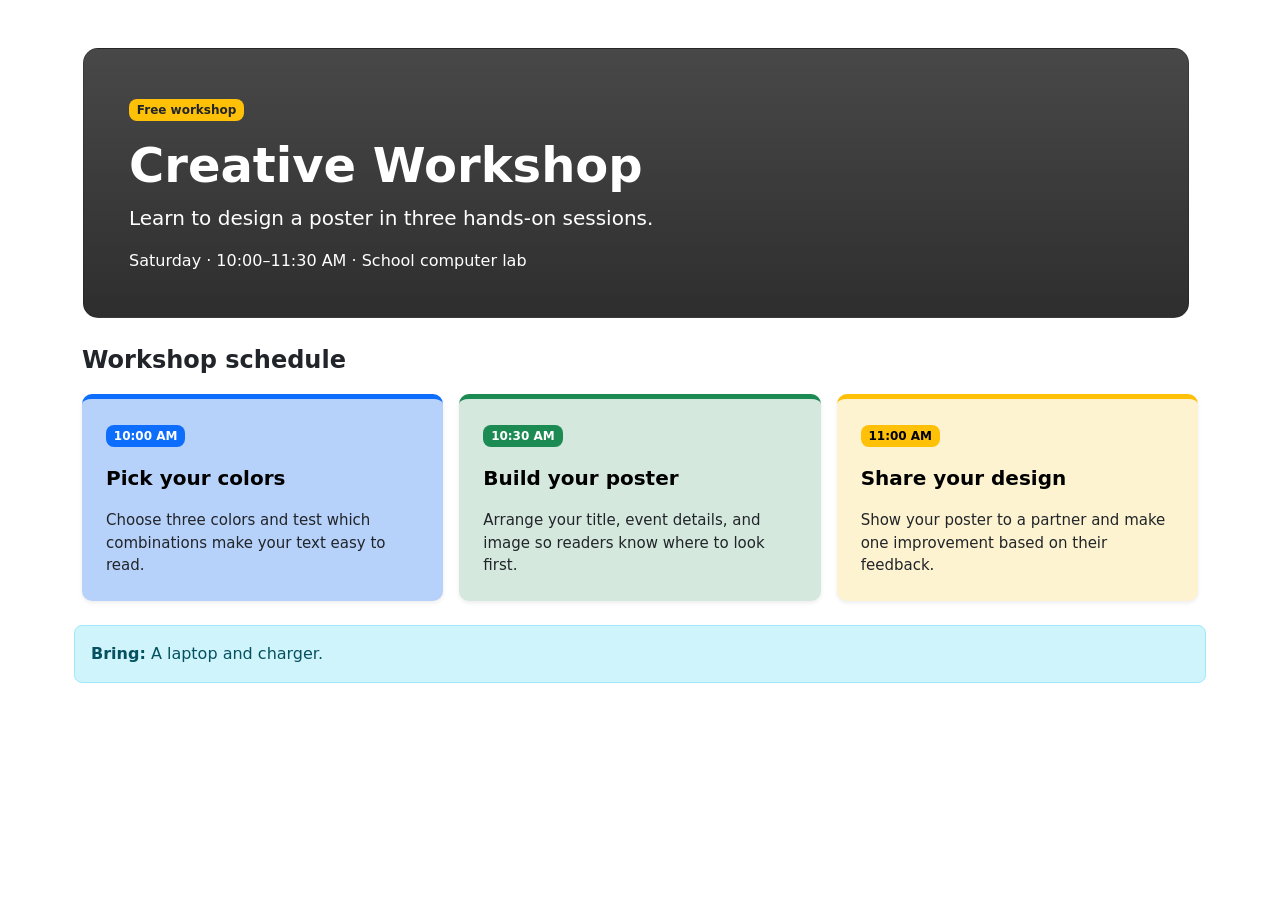
<file: assignment/clone-1/clone.html>
<!DOCTYPE html>
<html lang="en">

<head>
    <meta charset="UTF-8">
    <meta name="viewport" content="width=device-width, initial-scale=1.0">
    <title>Document</title>
    <link href="https://cdn.jsdelivr.net/npm/bootstrap@5.3.9/dist/css/bootstrap.min.css" rel="stylesheet"
        integrity="sha384-yEPZ7jP9S0QKiUQ0m3jjsO4ProIW7wvR9gXkI7JOGa2XVsw53Yke2bsdkBbjmmiX" crossorigin="anonymous">
    <script src="https://cdn.jsdelivr.net/npm/bootstrap@5.3.9/dist/js/bootstrap.bundle.min.js"
        integrity="sha384-WyOxWvTyr1QaMPfiPJSv76iReVthorl5uWlFtZPyK0IEB0hGzo9y5Bp9mYanr8Bu"
        crossorigin="anonymous"></script>
</head>

<body>

    <div class="container mt-5">
        <div class="row ml-2">
            <div class="card"
                style="background-image: linear-gradient(to top, rgb(46, 46, 46), rgb(72, 72, 72)); height: 270px; width:97%; border-radius: 15px; margin-left: 13px;">
                <div class="card-body pt-5" style="padding-left: 33px;">
                    <p class="card-pill"
                        style="background-color: rgb(255 193 7); display: inline-block; padding: 2px 7.8px; border-radius: 8px; font-size: 12px; font-weight: 700;">
                        Free workshop</p>
                    <h1 class="card-title" style="color: white; font-weight: 700; font-size: 48px; width: 900px;">
                        Creative Workshop</h1>
                    <p class="card-text" style="color: white; font-size: 20px; font-weight: 100;">Learn to design a
                        poster in three hands-on sessions.</p>
                    <p class="card-text" style="color: white; font-size:16px;">Saturday · 10:00–11:30 AM · School
                        computer lab</p>
                </div>
            </div>
        </div>
        <div class="section-title fs-4 mt-4" style="font-weight: 600;">
            <p>Workshop schedule</p>
        </div>
        <div class="row g-3" style="font-weight: 500;">
            <div class="col-4">
                <div class="p-4 h-100 shadow-sm"
                    style="background-color: rgb(183, 210, 250); border-radius: 10px; border-top: 5px solid rgb(13,110,253);">
                    <p class="card-pill"
                        style="background-color: rgb(13,110,253); color: white; display: inline-block; padding: 2px 7.8px; border-radius: 8px; font-size: 12px; font-weight: 700;">
                        10:00 AM</p>
                    <p class="card-text" style="color: rgb(0, 0, 0); font-size: 20px; font-weight: 600;">Pick your
                        colors</p>
                    <p class="card-text" style="font-size: 15px; font-weight: 400;">Choose three colors and test which
                        combinations make your text easy to read.</p>
                </div>
            </div>

            <div class="col-4">
                <div class="p-4 h-100 shadow-sm"
                    style="background-color: #d4e8de; border-radius: 10px; border-top: 5px solid #1C8A53">
                    <p class="card-pill"
                        style="background-color: #1C8A53; color: white; display: inline-block; padding: 2px 7.8px; border-radius: 8px; font-size: 12px; font-weight: 700;">
                        10:30 AM</p>
                    <p class="card-text" style="color: rgb(0, 0, 0); font-size: 20px; font-weight: 600;">Build your
                        poster</p>
                    <p class="card-text" style="font-size: 15px; font-weight: 400;">Arrange your title, event details,
                        and image so readers know where to look first.</p>
                </div>
            </div>

            <div class="col-4">
                <div class="p-4 h-100 shadow-sm"
                    style="background-color: #FDF3D0; border-radius: 10px; border-top: 5px solid #FFC107;">
                    <p class="card-pill"
                        style="background-color: #FFC107; color: black; display: inline-block; padding: 2px 7.8px; border-radius: 8px; font-size: 12px; font-weight: 700;">
                        11:00 AM</p>
                    <p class="card-text" style="color: rgb(0, 0, 0); font-size: 20px; font-weight: 600;">Share your
                        design</p>
                    <p class="card-text" style="font-size: 15px; font-weight: 400;">Show your poster to a partner and
                        make one improvement based on their feedback.</p>
                </div>
            </div>


            <div class="mt-4 p-3"
                style="background-color: #cff4fc; border: 1px solid #9eeaf9; border-radius: 8px; color: #055160; margin-bottom: 40px;">
                <strong>Bring:</strong> A laptop and charger.
            </div>

        </div>


</body>

</html>
</file>
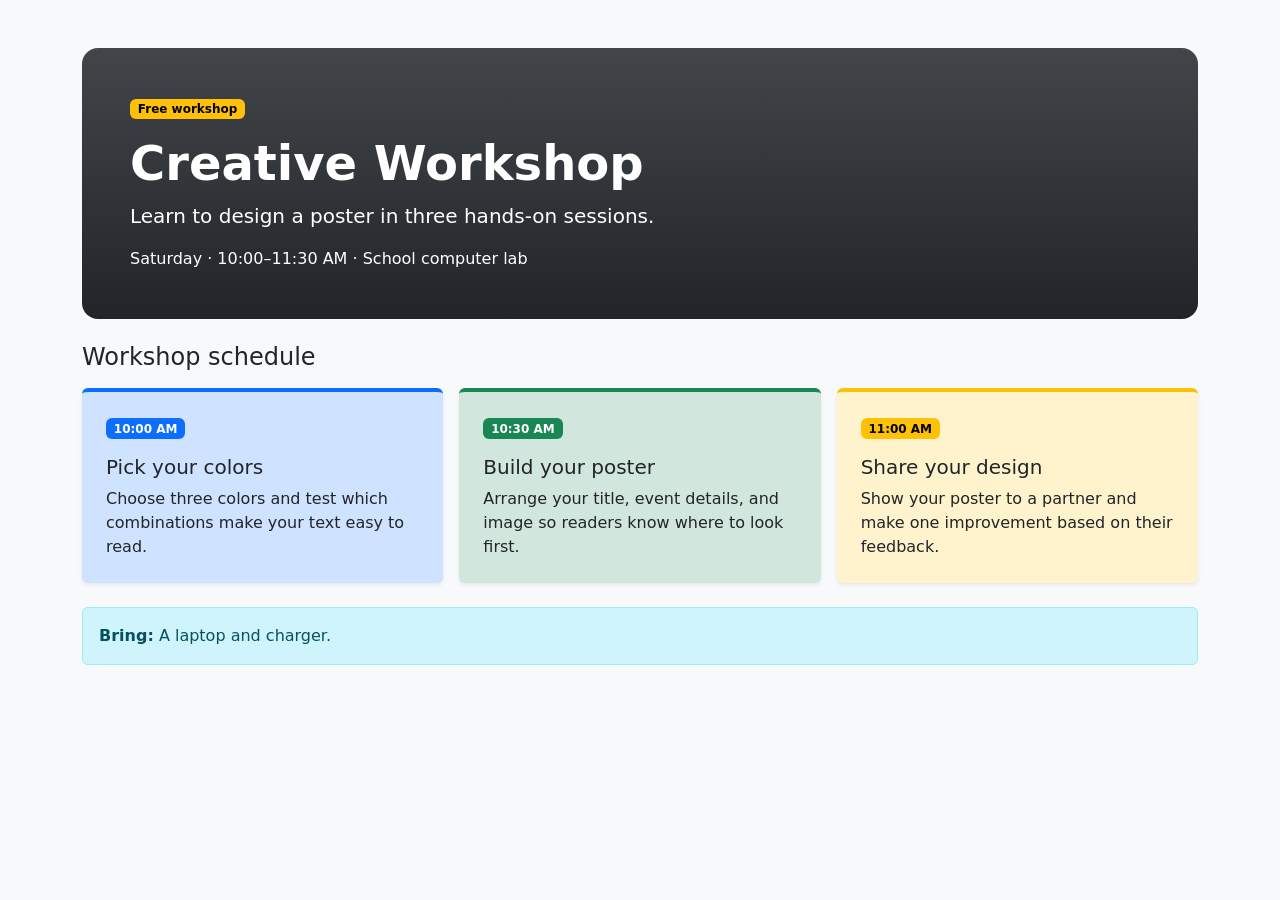
<file: assignment/clone-1/preview.html>
<!doctype html>
<html lang="en">
<head>
  <meta charset="utf-8">
  <meta name="viewport" content="width=device-width, initial-scale=1">
  <title>Creative Workshop Schedule</title>
  <link rel="stylesheet"
        href="https://cdn.jsdelivr.net/npm/bootstrap@5.3.3/dist/css/bootstrap.min.css">
</head>
<body class="bg-body-tertiary">
  <main class="container py-4 py-md-5">
    <header class="rounded-4 bg-dark bg-gradient p-4 p-md-5 text-white mb-4">
      <span class="badge text-bg-warning mb-3">Free workshop</span>
      <h1 class="display-5 fw-bold">Creative Workshop</h1>
      <p class="lead mb-3">Learn to design a poster in three hands-on sessions.</p>
      <p class="mb-0">Saturday · 10:00–11:30 AM · School computer lab</p>
    </header>

    <section aria-labelledby="schedule-heading">
      <h2 id="schedule-heading" class="h4 mb-3">Workshop schedule</h2>

      <div class="row row-cols-1 row-cols-md-2 row-cols-lg-3 g-3">
        <div class="col">
          <article class="card h-100 border-0 border-top border-4 border-primary bg-primary-subtle shadow-sm">
            <div class="card-body p-4">
              <span class="badge text-bg-primary mb-3">10:00 AM</span>
              <h3 class="h5">Pick your colors</h3>
              <p class="mb-0">Choose three colors and test which combinations make your text easy to read.</p>
            </div>
          </article>
        </div>

        <div class="col">
          <article class="card h-100 border-0 border-top border-4 border-success bg-success-subtle shadow-sm">
            <div class="card-body p-4">
              <span class="badge text-bg-success mb-3">10:30 AM</span>
              <h3 class="h5">Build your poster</h3>
              <p class="mb-0">Arrange your title, event details, and image so readers know where to look first.</p>
            </div>
          </article>
        </div>

        <div class="col">
          <article class="card h-100 border-0 border-top border-4 border-warning bg-warning-subtle shadow-sm">
            <div class="card-body p-4">
              <span class="badge text-bg-warning mb-3">11:00 AM</span>
              <h3 class="h5">Share your design</h3>
              <p class="mb-0">Show your poster to a partner and make one improvement based on their feedback.</p>
            </div>
          </article>
        </div>
      </div>
    </section>

    <div class="alert alert-info mt-4 mb-0">
      <strong>Bring:</strong> A laptop and charger.
    </div>
  </main>
</body>
</html>
</file>
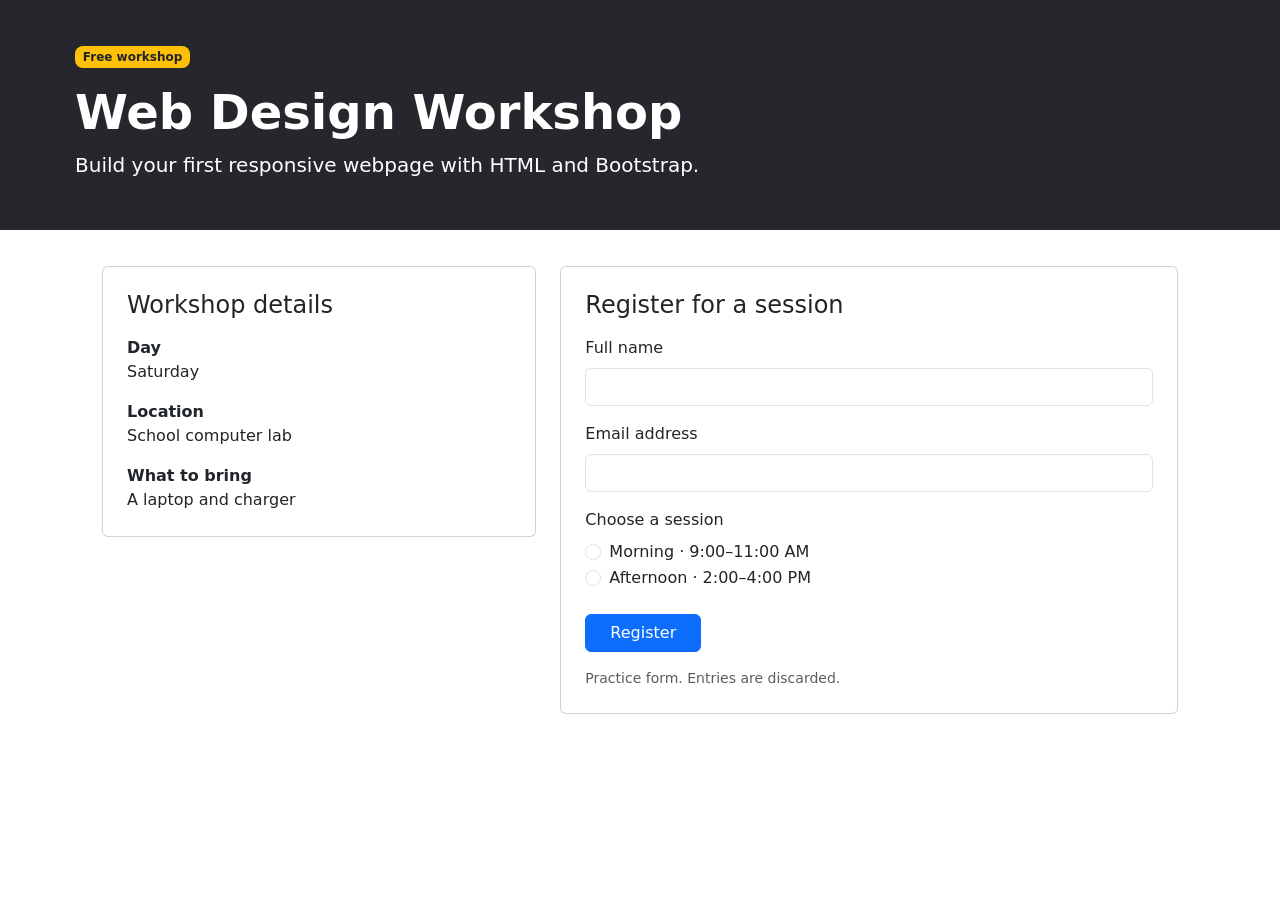
<file: assignment/clone-2/clone.html>
<!DOCTYPE html>
<html lang="en">

<head>
    <meta charset="UTF-8">
    <meta name="viewport" content="width=device-width, initial-scale=1.0">
    <title>Document</title>
    <link href="https://cdn.jsdelivr.net/npm/bootstrap@5.3.9/dist/css/bootstrap.min.css" rel="stylesheet"
        integrity="sha384-yEPZ7jP9S0QKiUQ0m3jjsO4ProIW7wvR9gXkI7JOGa2XVsw53Yke2bsdkBbjmmiX" crossorigin="anonymous">
    <script src="https://cdn.jsdelivr.net/npm/bootstrap@5.3.9/dist/js/bootstrap.bundle.min.js"
        integrity="sha384-WyOxWvTyr1QaMPfiPJSv76iReVthorl5uWlFtZPyK0IEB0hGzo9y5Bp9mYanr8Bu"
        crossorigin="anonymous"></script>
</head>

<body>

    <div>
        <div class="row">
            <div class="bg-card" style="background-color:rgb(38, 38, 45); height: 230px;">
                <div class="card-body pt-4" style="padding-left: 60px; margin: 20px 15px 0px;">
                    <p class="card-pill"
                        style="background-color: rgb(255 193 7); display: inline-block; padding: 2px 7.8px; border-radius: 8px; font-size: 12px; font-weight: 700;">
                        Free workshop</p>
                    <h1 class="card-title"
                        style="color: white; font-weight: 700; font-size: 48px; width: 900px; margin-bottom: 8px;">Web
                        Design Workshop</h1>
                    <p class="card-text" style="color: white; font-size: 20px; font-weight: 100;">Build your first
                        responsive webpage with HTML and Bootstrap.</p>
                </div>
            </div>
        </div>


  <div class="row py-4" style="margin: 0px 90px;">
            <div class="col-sm-5 mb-3 mb-sm-0" style="padding-top: 12px;">
                <div class="card">
                    <div class="card-body p-4">
                        <h4 class="card-title" style="margin-bottom: 16px;">Workshop details</h4>
                        <div class="card-details">
                            <p style="font-weight: 700; display: inline;">Day</p>
                            <p>Saturday</p>
                        </div>
                        <div class="card-details">
                            <p style="font-weight: 700; display: inline;">Location</p>
                            <p>School computer lab</p>
                        </div>
                        <div class="card-details">
                            <p style="font-weight: 700; margin: 0;">What to bring</p>
                            <p style="margin: 0;">A laptop and charger</p>
                        </div>
                    </div>
                </div>
            </div>
            <div class="col-sm-7" style="padding-top: 12px;">
                <div class="card">
                    <div class="card-body p-4">
                        <h4 class="card-title" style="margin-bottom: 16px;">Register for a session</h4>
                        <form>
                            <div class="mb-3">
                                <label for="exampleInputPassword1" class="form-label">Full name</label>
                                <input type="password" class="form-control" id="exampleInputPassword1">
                            </div>
                            <div class="mb-3">
                                <label for="exampleInputEmail1" class="form-label">Email address</label>
                                <input type="email" class="form-control" id="exampleInputEmail1" aria-describedby="emailHelp">
                            </div>
                            <legend class="fs-6" style="font-weight: 500;">Choose a session</legend>
                            <div style="margin-bottom: 24px;">
                                <div class="form-check">
                                    <input class="form-check-input" type="radio" name="radioDefault" id="radioDefault1">
                                    <label class="form-check-label" for="radioDefault1">Morning · 9:00–11:00 AM</label>
                                </div>
                                <div class="form-check">
                                    <input class="form-check-input" type="radio" name="radioDefault" id="radioDefault2">
                                    <label class="form-check-label" for="radioDefault2">Afternoon · 2:00–4:00 PM</label>
                                </div>
                            </div>
                                <button class="btn btn-primary px-4" >Register</button>
                            <p class="form-text mt-3 mb-0">Practice form. Entries are discarded.</p>
                        </form>
                    </div>
                </div>
            </div>
        </div>
    </div>
</body>

</html>
</file>
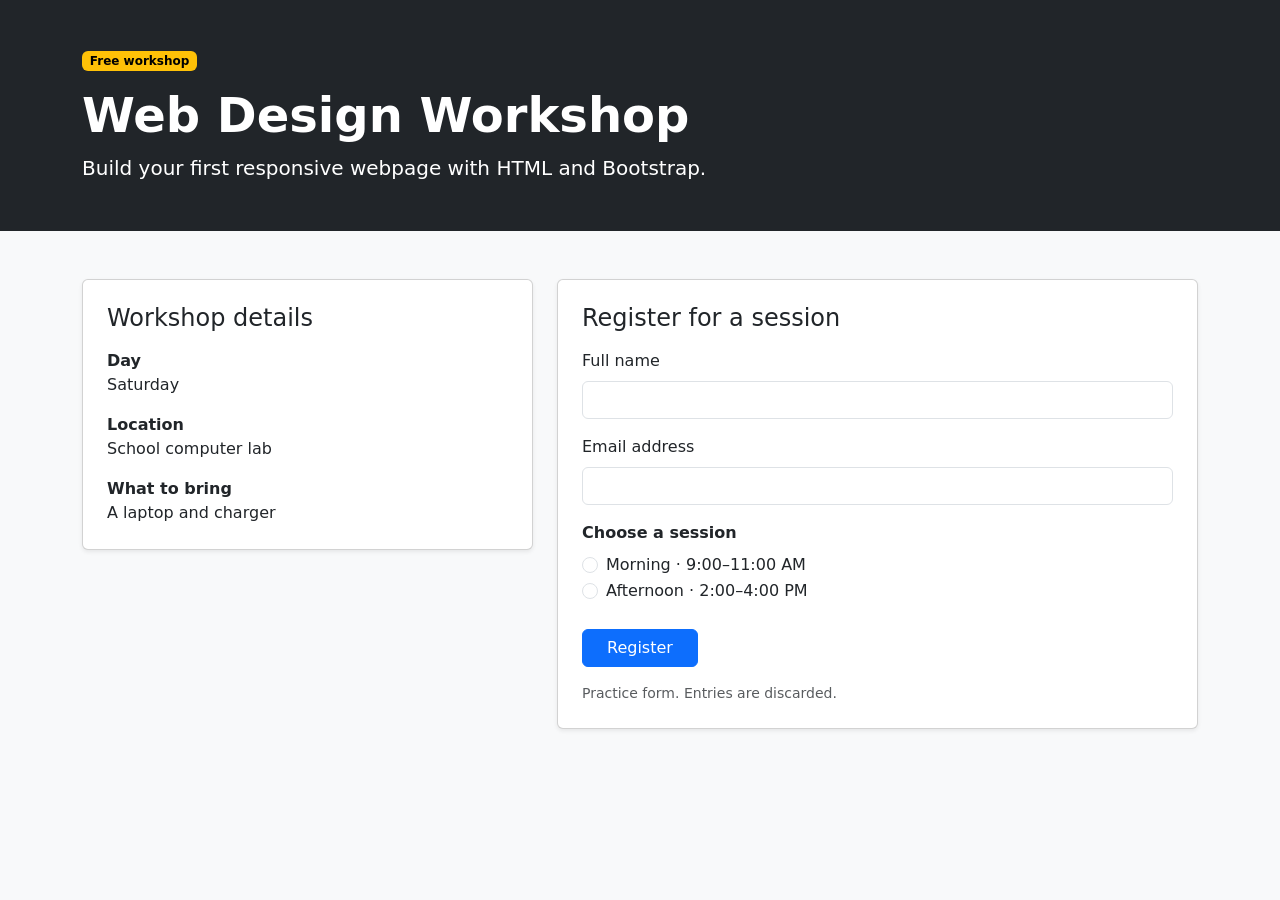
<file: assignment/clone-2/workshop-registration.html>
<!doctype html>
<html lang="en">
<head>
  <meta charset="utf-8">
  <meta name="viewport" content="width=device-width, initial-scale=1">
  <title>Web Design Workshop</title>
  <link rel="stylesheet" href="https://cdn.jsdelivr.net/npm/bootstrap@5.3.3/dist/css/bootstrap.min.css">
</head>
<body class="bg-body-tertiary">
  <header class="bg-dark text-white">
    <div class="container py-5">
      <span class="badge text-bg-warning mb-3">Free workshop</span>
      <h1 class="display-5 fw-bold">Web Design Workshop</h1>
      <p class="lead mb-0">Build your first responsive webpage with HTML and Bootstrap.</p>
    </div>
  </header>

  <main class="container py-4 py-md-5">
    <div class="row g-4">
      <section class="col-12 col-md-5" aria-labelledby="details-heading">
        <div class="card shadow-sm">
          <div class="card-body p-4">
            <h2 id="details-heading" class="h4 mb-3">Workshop details</h2>
            <dl class="mb-0">
              <dt>Day</dt>
              <dd class="mb-3">Saturday</dd>
              <dt>Location</dt>
              <dd class="mb-3">School computer lab</dd>
              <dt>What to bring</dt>
              <dd class="mb-0">A laptop and charger</dd>
            </dl>
          </div>
        </div>
      </section>

      <section class="col-12 col-md-7" aria-labelledby="register-heading">
        <div class="card shadow-sm">
          <div class="card-body p-4">
            <h2 id="register-heading" class="h4 mb-3">Register for a session</h2>
            <form action="#register-heading" aria-describedby="demo-note">
              <div class="mb-3">
                <label for="full-name" class="form-label">Full name</label>
                <input id="full-name" class="form-control" type="text" autocomplete="name" required>
              </div>

              <div class="mb-3">
                <label for="email" class="form-label">Email address</label>
                <input id="email" class="form-control" type="email" autocomplete="email" required>
              </div>

              <fieldset class="mb-4">
                <legend class="fs-6 fw-semibold">Choose a session</legend>
                <div class="form-check">
                  <input id="morning" class="form-check-input" type="radio" name="session" value="morning" required>
                  <label for="morning" class="form-check-label">Morning · 9:00–11:00 AM</label>
                </div>
                <div class="form-check">
                  <input id="afternoon" class="form-check-input" type="radio" name="session" value="afternoon" required>
                  <label for="afternoon" class="form-check-label">Afternoon · 2:00–4:00 PM</label>
                </div>
              </fieldset>

              <div class="d-grid d-sm-block">
                <button class="btn btn-primary px-4" type="submit">Register</button>
              </div>
              <p id="demo-note" class="form-text mt-3 mb-0">Practice form. Entries are discarded.</p>
            </form>
          </div>
        </div>
      </section>
    </div>
  </main>
</body>
</html>
</file>
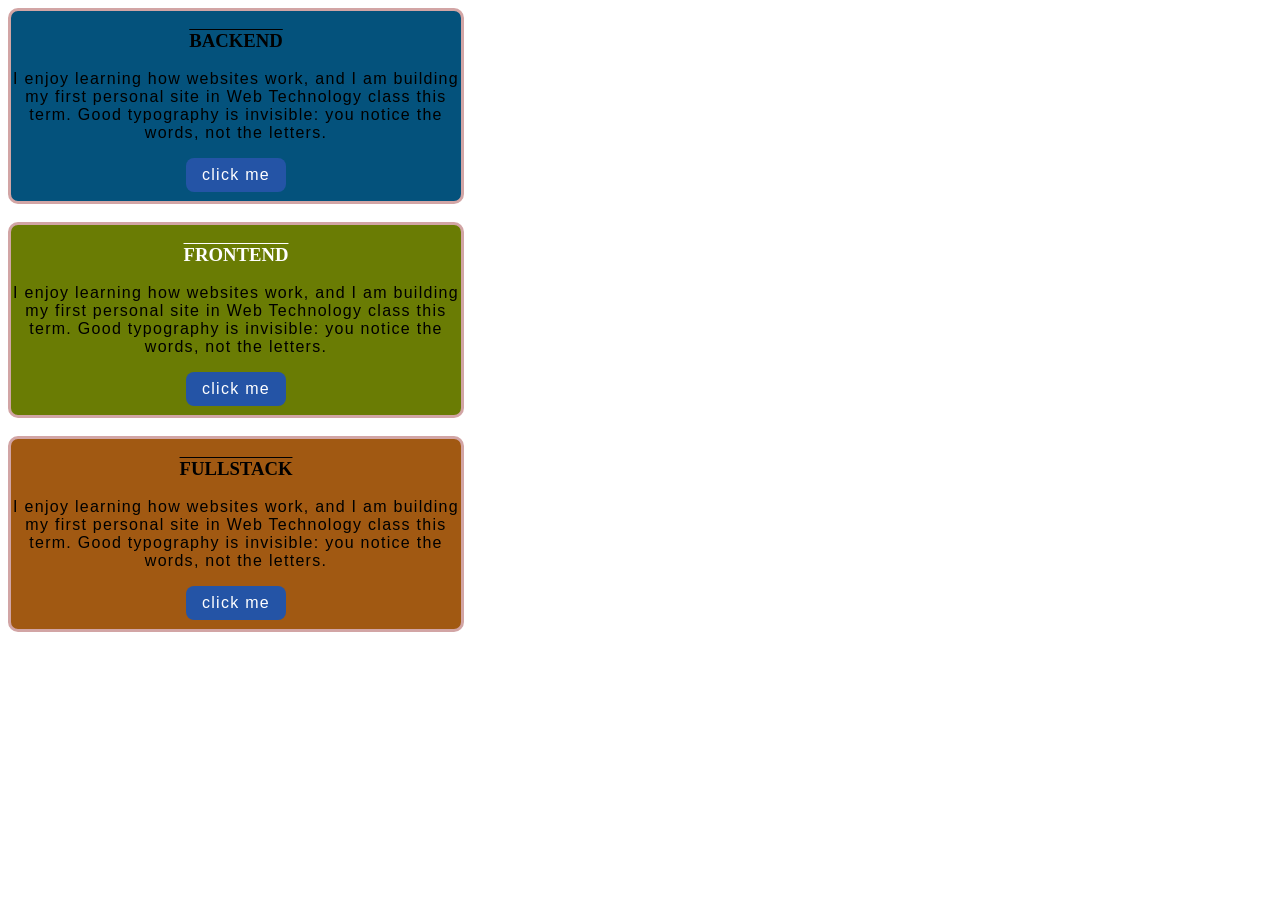
<file: LAB/project 2/font-text.html>
<!DOCTYPE html>
<html lang="en">
<head>
    <meta charset="UTF-8">
    <meta name="viewport" content="width=device-width, initial-scale=1.0">
    <title>Document</title>
    <link rel="stylesheet" href="style.css">
    <style>
        div{
            height: 180px;
            border: 3px solid rgb(210, 165, 165);
            width: 450px;
            margin-bottom: 18px;
            padding-bottom: 10px;
            border-radius: 10px;
            
        }

        p{
            font-size: 16px;
            letter-spacing: 0.08em;
            font-family: Arial, sans-serif;
            text-align: center;
        }

        h3{
            text-align: center;
            text-decoration: overline;
            text-transform: uppercase;
        }
    </style>
</head>
<body>
    <!--Backend card-->
    <div class="card" id="card-1">
        <h3>Backend</h3>
        <p>I enjoy learning how websites work, and I am building my first personal site in Web Technology class this term. 
            Good typography is invisible: you notice the words, not the letters.</p>
            <p><a class="btn" href="https://roadmap.sh/backend">click me</a></p>
    </div>
    <!--Frontend card-->
    <div class="card" id="card-2">
        <h3>Frontend</h3>
        <p>I enjoy learning how websites work, and I am building my first personal site in Web Technology class this term. 
            Good typography is invisible: you notice the words, not the letters.</p>
        <p><a class="btn" href="https://roadmap.sh/frontend">click me</a></p>
    </div>
    <!--Fullstack card-->
    <div class="card" id="card-3">
        <h3>Fullstack</h3>
        <p>I enjoy learning how websites work, and I am building my first personal site in Web Technology class this term. 
            Good typography is invisible: you notice the words, not the letters.</p>
        <p><a class="btn" href="https://roadmap.sh/full-stack">click me</a></p>
    </div>
</body>
</html>
</file>
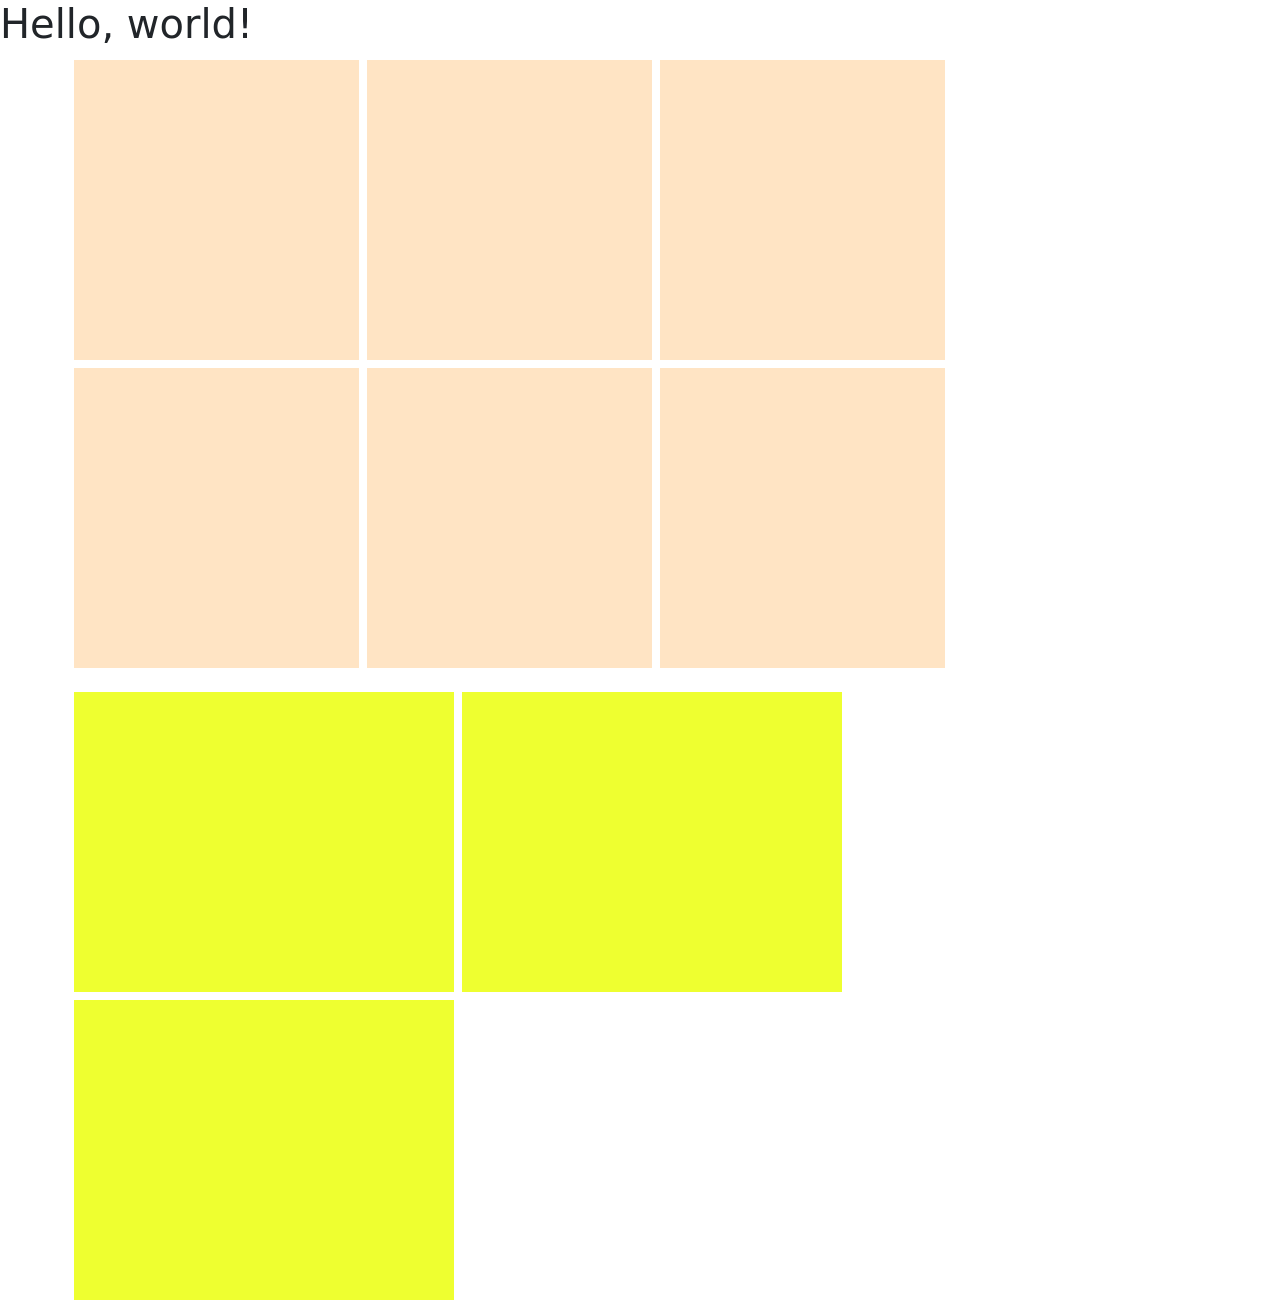
<file: LAB/project 4/index2.html>
<!doctype html>
<html lang="en">

<head>
    <meta charset="utf-8">
    <meta name="viewport" content="width=device-width, initial-scale=1">
    <title>Bootstrap demo</title>
    <link href="https://cdn.jsdelivr.net/npm/bootstrap@5.3.9/dist/css/bootstrap.min.css" rel="stylesheet"
        integrity="sha384-yEPZ7jP9S0QKiUQ0m3jjsO4ProIW7wvR9gXkI7JOGa2XVsw53Yke2bsdkBbjmmiX" crossorigin="anonymous">
</head>

<body>
    <h1>Hello, world!</h1>

    <div class="container" >
        <div Class="row mb-3">
            <div class="col-xxl-2 col-xl-3 col-lg-4 m-1" style="height: 300px; background-color: bisque ;"></div>
            <div class="col-xxl-2 col-xl-3 col-lg-4 m-1" style="height: 300px; background-color: bisque ;"></div>
            <div class="col-xxl-2 col-xl-3 col-lg-4 m-1" style="height: 300px; background-color: bisque ;"></div>
            <div class="col-xxl-2 col-xl-3 col-lg-4 m-1" style="height: 300px; background-color: bisque ;"></div>
            <div class="col-xxl-2 col-xl-3 col-lg-4 m-1" style="height: 300px; background-color: bisque ;"></div>
            <div class="col-xxl-2 col-xl-3 col-lg-4 m-1" style="height: 300px; background-color: bisque ;"></div>
        </div>

        <div Class="row">
            <div class="col-lg-4 m-1" style="height: 300px; background-color: rgb(238, 255, 48) ;"></div>
            <div class="col-lg-4 m-1" style="height: 300px; background-color: rgb(238, 255, 48) ;"></div>
            <div class="col-lg-4 m-1" style="height: 300px; background-color: rgb(238, 255, 48) ;"></div>

        </div>









        <script src="https://cdn.jsdelivr.net/npm/bootstrap@5.3.9/dist/js/bootstrap.bundle.min.js"
            integrity="sha384-WyOxWvTyr1QaMPfiPJSv76iReVthorl5uWlFtZPyK0IEB0hGzo9y5Bp9mYanr8Bu"
            crossorigin="anonymous"></script>
</body>

</html>
</file>
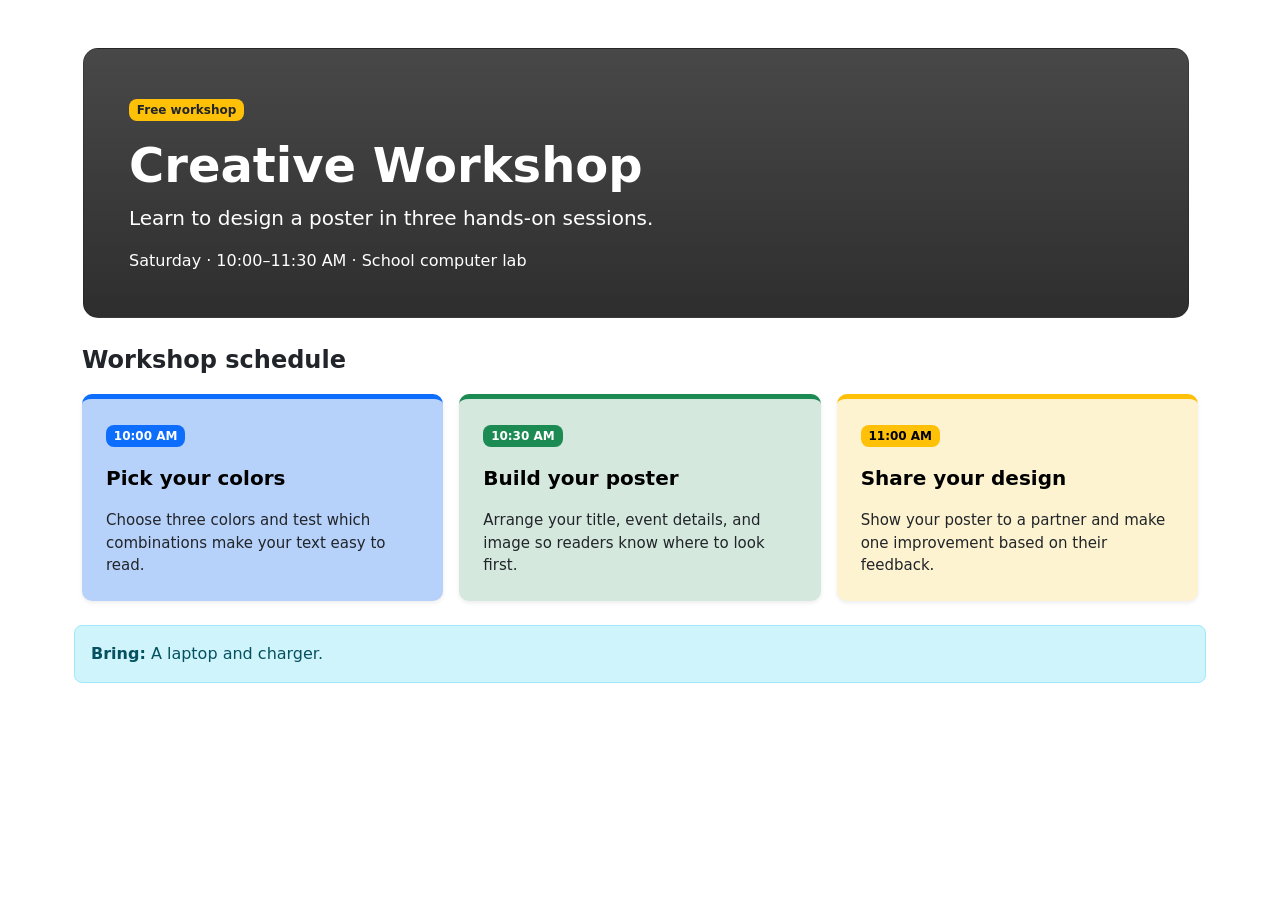
<file: LAB/project 5/clone/clone.html>
<!DOCTYPE html>
<html lang="en">

<head>
    <meta charset="UTF-8">
    <meta name="viewport" content="width=device-width, initial-scale=1.0">
    <title>Creative Workshop Schedule</title>
    <link href="https://cdn.jsdelivr.net/npm/bootstrap@5.3.9/dist/css/bootstrap.min.css" rel="stylesheet"
        integrity="sha384-yEPZ7jP9S0QKiUQ0m3jjsO4ProIW7wvR9gXkI7JOGa2XVsw53Yke2bsdkBbjmmiX" crossorigin="anonymous">
    <script src="https://cdn.jsdelivr.net/npm/bootstrap@5.3.9/dist/js/bootstrap.bundle.min.js"
        integrity="sha384-WyOxWvTyr1QaMPfiPJSv76iReVthorl5uWlFtZPyK0IEB0hGzo9y5Bp9mYanr8Bu"
        crossorigin="anonymous"></script>
</head>

<body>

    <div class="container mt-5">
        <div class="row ml-2">
            <div class="card"
                style="background-image: linear-gradient(to top, rgb(46, 46, 46), rgb(72, 72, 72)); height: 270px; width:97%; border-radius: 15px; margin-left: 13px;">
                <div class="card-body pt-5" style="padding-left: 33px;">
                    <p class="card-pill"
                        style="background-color: rgb(255 193 7); display: inline-block; padding: 2px 7.8px; border-radius: 8px; font-size: 12px; font-weight: 700;">
                        Free workshop</p>
                    <h1 class="card-title" style="color: white; font-weight: 700; font-size: 48px; width: 900px;">
                        Creative Workshop</h1>
                    <p class="card-text" style="color: white; font-size: 20px; font-weight: 100;">Learn to design a
                        poster in three hands-on sessions.</p>
                    <p class="card-text" style="color: white; font-size:16px;">Saturday · 10:00–11:30 AM · School
                        computer lab</p>
                </div>
            </div>
        </div>
        <div class="section-title fs-4 mt-4" style="font-weight: 600;">
            <p>Workshop schedule</p>
        </div>
        <div class="row g-3" style="font-weight: 500;">
            <div class="col-4">
                <div class="p-4 h-100 shadow-sm"
                    style="background-color: rgb(183, 210, 250); border-radius: 10px; border-top: 5px solid rgb(13,110,253);">
                    <p class="card-pill"
                        style="background-color: rgb(13,110,253); color: white; display: inline-block; padding: 2px 7.8px; border-radius: 8px; font-size: 12px; font-weight: 700;">
                        10:00 AM</p>
                    <p class="card-text" style="color: rgb(0, 0, 0); font-size: 20px; font-weight: 600;">Pick your
                        colors</p>
                    <p class="card-text" style="font-size: 15px; font-weight: 400;">Choose three colors and test which
                        combinations make your text easy to read.</p>
                </div>
            </div>

            <div class="col-4">
                <div class="p-4 h-100 shadow-sm"
                    style="background-color: #d4e8de; border-radius: 10px; border-top: 5px solid #1C8A53">
                    <p class="card-pill"
                        style="background-color: #1C8A53; color: white; display: inline-block; padding: 2px 7.8px; border-radius: 8px; font-size: 12px; font-weight: 700;">
                        10:30 AM</p>
                    <p class="card-text" style="color: rgb(0, 0, 0); font-size: 20px; font-weight: 600;">Build your
                        poster</p>
                    <p class="card-text" style="font-size: 15px; font-weight: 400;">Arrange your title, event details,
                        and image so readers know where to look first.</p>
                </div>
            </div>

            <div class="col-4">
                <div class="p-4 h-100 shadow-sm"
                    style="background-color: #FDF3D0; border-radius: 10px; border-top: 5px solid #FFC107;">
                    <p class="card-pill"
                        style="background-color: #FFC107; color: black; display: inline-block; padding: 2px 7.8px; border-radius: 8px; font-size: 12px; font-weight: 700;">
                        11:00 AM</p>
                    <p class="card-text" style="color: rgb(0, 0, 0); font-size: 20px; font-weight: 600;">Share your
                        design</p>
                    <p class="card-text" style="font-size: 15px; font-weight: 400;">Show your poster to a partner and
                        make one improvement based on their feedback.</p>
                </div>
            </div>


            <div class="mt-4 p-3"
                style="background-color: #cff4fc; border: 1px solid #9eeaf9; border-radius: 8px; color: #055160; margin-bottom: 40px;">
                <strong>Bring:</strong> A laptop and charger.
            </div>

        </div>


</body>

</html>
</file>
<file: LAB/project 2/style.css>
#card-1{
    background-color: hsl(201, 94%, 25%);
}

#card-2{
    background-color: hsl(69, 94%, 25%);
}

#card-3{
    background-color: hsl(30, 80%, 35%);
}

#card-2 > h3{
    color: hsl(0, 0%, 100%);
}
a:hover{
    font-size: 20px;
    color: #250749;
}

.btn {
  display: inline-block;
  padding: 8px 16px;
  background-color: #2454a6;
  color: white;
  border-radius: 8px;
  text-decoration: none;
}
</file>
